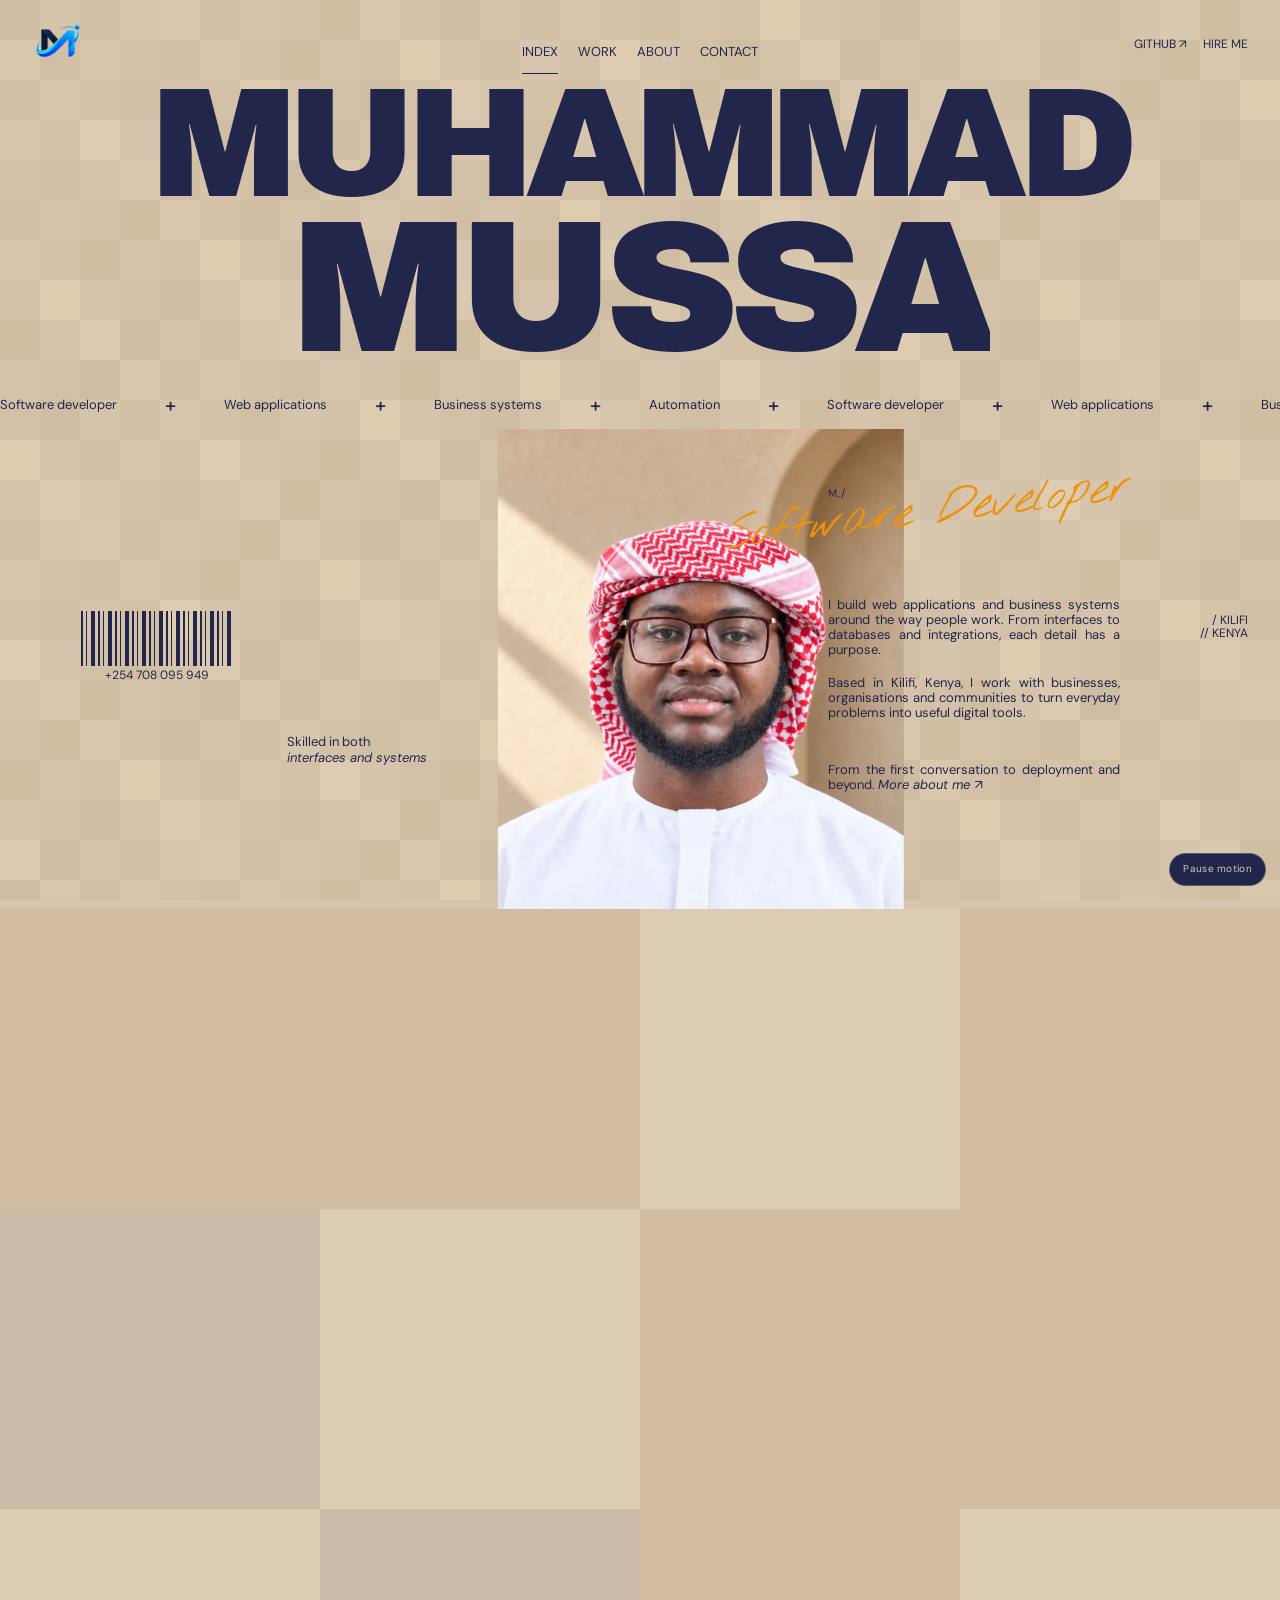
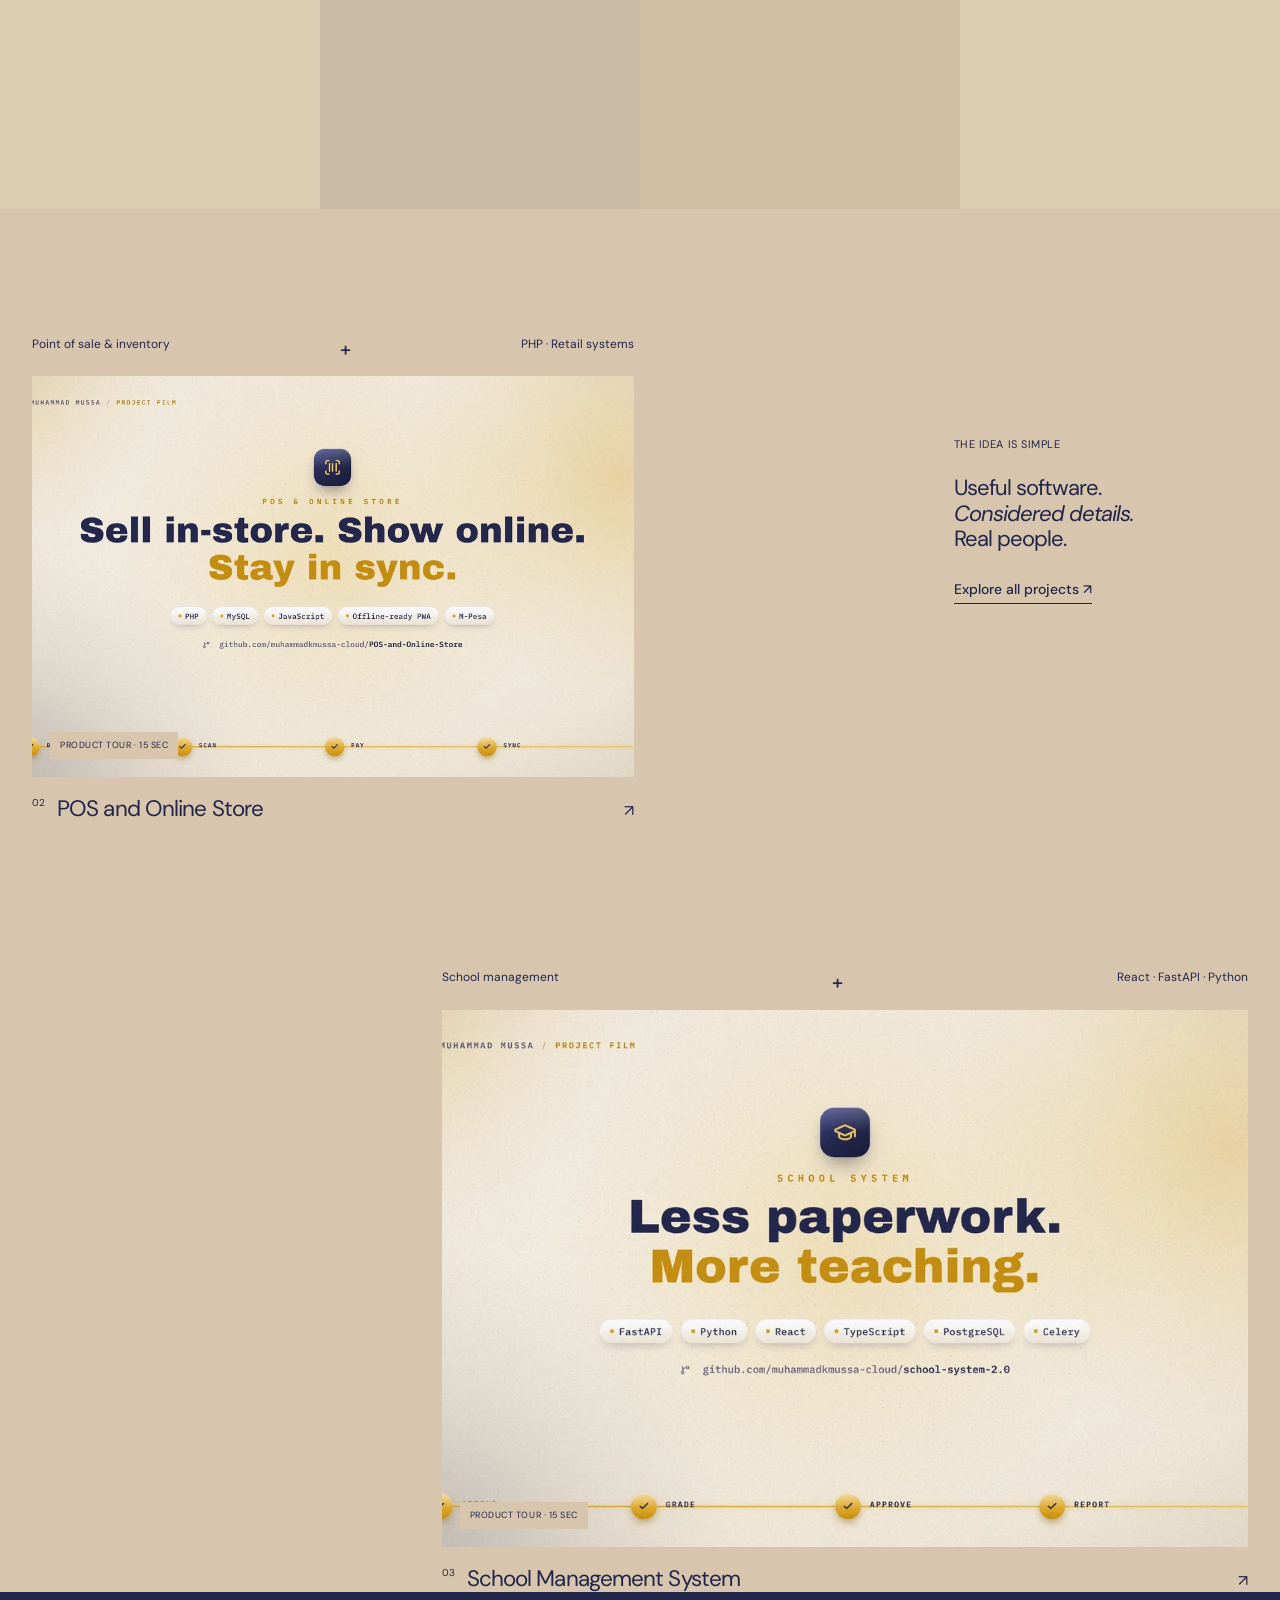
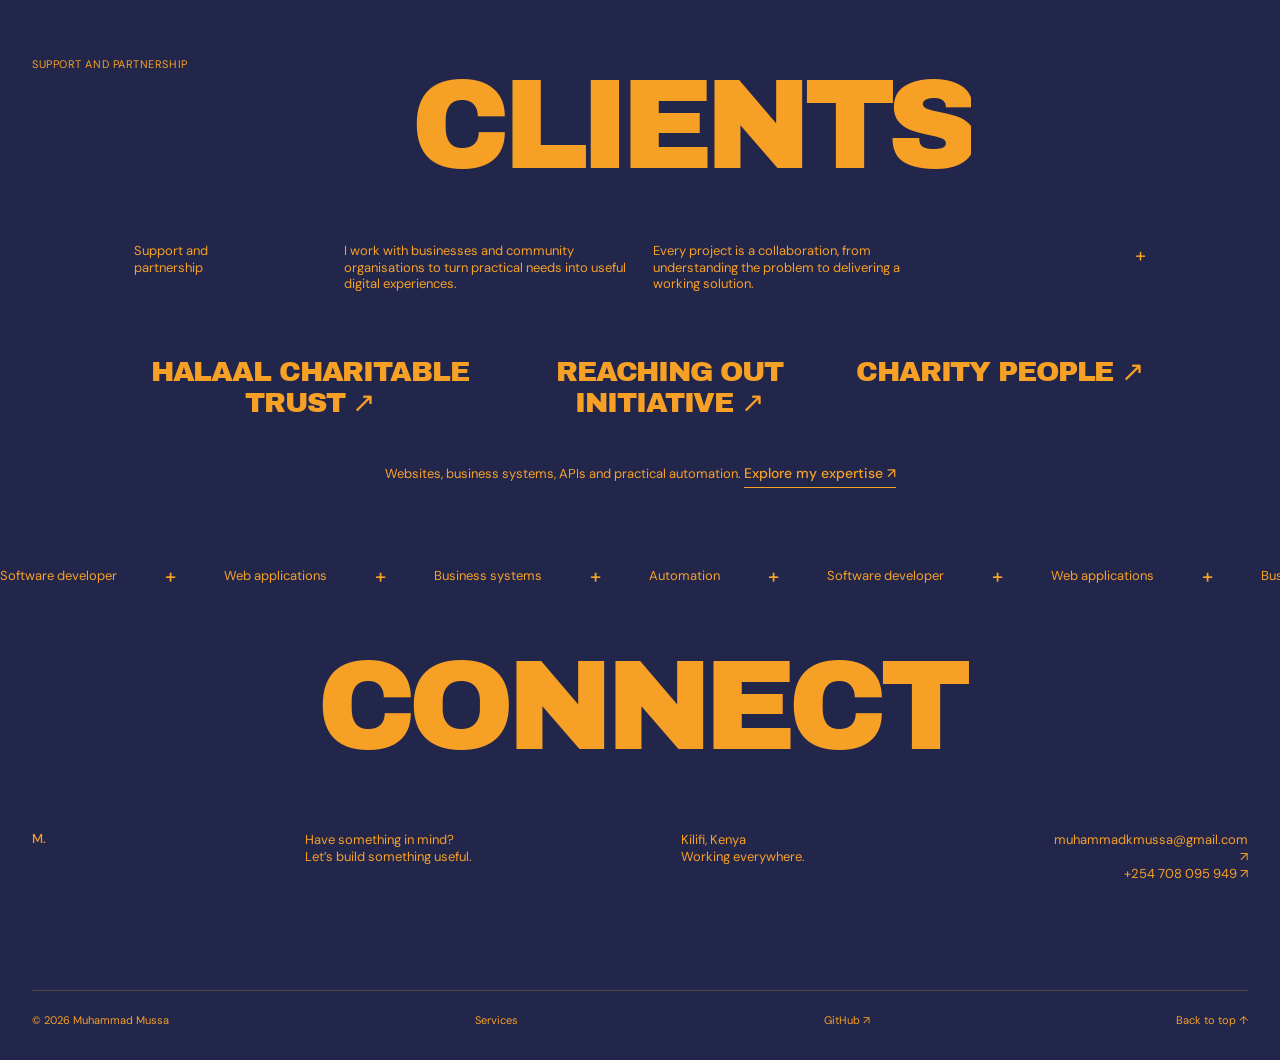
<file: index.html>
<!doctype html>
<html lang="en">
<head>
<meta charset="utf-8">
<meta name="google-site-verification" content="Sl_FcggNqOqrmM3ewUe0BzfCxvUKI7R7uHsIwT8NtXw">
<meta name="viewport" content="width=device-width, initial-scale=1">
<title>Software Developer in Kilifi — Muhammad Mussa</title>
<meta name="description" content="Muhammad Mussa is a full-stack software developer in Kilifi, Kenya — websites, custom software, POS & inventory, hotel, school, library, NGO and AI solutions with M-Pesa and WhatsApp integration.">
<link rel="canonical" href="https://muhammadmussa.vercel.app/">
<meta property="og:type" content="website">
<meta property="og:title" content="Software Developer in Kilifi — Muhammad Mussa">
<meta property="og:description" content="Websites, custom software, POS & inventory, hotel, school, NGO and AI solutions for organisations in Kilifi and beyond.">
<meta property="og:url" content="https://muhammadmussa.vercel.app/">
<meta property="og:image" content="https://muhammadmussa.vercel.app/assets/og-image-v2.png">
<meta name="twitter:card" content="summary_large_image">
<meta name="twitter:title" content="Software Developer in Kilifi — Muhammad Mussa">
<meta name="twitter:description" content="Websites, custom software, POS & inventory, hotel, school, NGO and AI solutions.">
<meta name="twitter:image" content="https://muhammadmussa.vercel.app/assets/og-image-v2.png">
<meta name="theme-color" content="#D7C6AD">
<link rel="icon" href="/assets/favicon.png" type="image/png">
<link rel="apple-touch-icon" href="/assets/apple-touch-icon.png">
<link rel="preconnect" href="https://fonts.googleapis.com">
<link rel="preconnect" href="https://fonts.gstatic.com" crossorigin>
<link href="https://fonts.googleapis.com/css2?family=IBM+Plex+Mono:wght@400;500&family=IBM+Plex+Sans:wght@400;500;600;700&display=swap" rel="stylesheet">
<script id="portfolio-assets">
// A new local URL on each navigation keeps Live Server from returning an old stylesheet.
window.portfolioAssetVersion = /^(localhost|127\.0\.0\.1)$/.test(location.hostname)
  ? Date.now().toString(36)
  : '20260929-hire-1';
for (const file of ['styles.css', 'premium.css', 'fidelity.css']) {
  document.write(`<link rel="stylesheet" href="/${file}?v=${window.portfolioAssetVersion}">`);
}
</script>
<noscript><link rel="stylesheet" href="/styles.css"><link rel="stylesheet" href="/premium.css"><link rel="stylesheet" href="/fidelity.css"></noscript>
<link href="https://fonts.googleapis.com/css2?family=Archivo+Black&family=DM+Sans:wght@400;500;600&family=Nothing+You+Could+Do&display=swap" rel="stylesheet">
<script type="application/ld+json">
{
  "@context": "https://schema.org",
  "@type": "Person",
  "name": "Muhammad Mussa",
  "jobTitle": "Software Developer",
  "address": {
    "@type": "PostalAddress",
    "addressLocality": "Kilifi",
    "addressCountry": "KE"
  },
  "email": "muhammadkmussa@gmail.com",
  "telephone": "+254708095949",
  "url": "https://muhammadmussa.vercel.app/",
  "sameAs": [
    "https://github.com/muhammadkmussa-cloud"
  ],
  "knowsAbout": [
    "Web Development",
    "Custom Software",
    "Business Systems",
    "POS and Inventory",
    "Hospitality Systems",
    "Education Systems",
    "Library Systems",
    "Artificial Intelligence",
    "Automation",
    "M-Pesa Integration",
    "WhatsApp Integration"
  ]
}
</script>
</head>
<body data-page="index"><a class="skip" href="#main">Skip to content</a><div class="mosaic" aria-hidden="true"></div><div class="page-curtain" aria-hidden="true"><div class="curtain-blocks"><i></i><i></i><i></i><i></i><i></i><i></i><i></i><i></i><i></i><i></i><i></i><i></i></div></div>
<header class="header"><a class="brand" href="/" aria-label="Muhammad Mussa home"><img src="/assets/logo-512.png" width="52" height="52" alt="Muhammad Mussa logo"></a><nav id="navLinks" aria-label="Primary"><a href="/">Index</a><a href="/work.html">Work</a><a href="/about.html">About</a><a href="/contact.html">Contact</a></nav><div class="header-actions"><a class="social-link" href="https://github.com/muhammadkmussa-cloud" target="_blank" rel="noopener">GitHub ↗</a><a class="hire-link" href="/assets/muhammad-mussa-resume.pdf" download>HIRE ME</a></div><button class="burger" id="burger" aria-label="Open navigation" aria-expanded="false" aria-controls="navLinks" hidden><span></span><span></span></button></header><button class="motion-toggle" type="button" aria-pressed="false" hidden>Pause motion</button><main id="main"><section class="identity" id="top"><h1 class="name-title display"><span>MUHAMMAD</span><span>MUSSA</span></h1><div class="ticker" aria-label="Software developer, web applications, business systems, automation"><div class="ticker-track" aria-hidden="true"><div><span>Software developer</span><i aria-hidden="true">+</i><span>Web applications</span><i aria-hidden="true">+</i><span>Business systems</span><i aria-hidden="true">+</i><span>Automation</span><i aria-hidden="true">+</i></div><div><span>Software developer</span><i aria-hidden="true">+</i><span>Web applications</span><i aria-hidden="true">+</i><span>Business systems</span><i aria-hidden="true">+</i><span>Automation</span><i aria-hidden="true">+</i></div></div></div><div class="hero-editorial wrap"><div class="portrait-stage" aria-label="Portrait of Muhammad Mussa"><img class="portrait-photo" src="/assets/portrait-muhammad.webp" alt="Muhammad Mussa wearing glasses and a red-and-white kilamba" width="1122" height="1402" decoding="async"><span class="portrait-caption">MUHAMMAD MUSSA / INDEPENDENT ENGINEER</span><span class="handwritten">Software Developer</span></div><div class="hero-aside"><span class="micro">M./</span><p>I build web applications and business systems around the way people work. From interfaces to databases and integrations, each detail has a purpose.</p><p class="hero-detail">Based in Kilifi, Kenya, I work with businesses, organisations and communities to turn everyday problems into useful digital tools.</p><p class="hero-detail">From the first conversation to deployment and beyond. <a href="/about.html"><em>More about me ↗</em></a></p></div><div class="hero-stamp"><span class="barcode" aria-hidden="true"></span><span>+254 708 095 949</span></div><span class="hero-side-label">/ KILIFI<br>// KENYA</span><p class="hero-left-note">Skilled in both<br><em>interfaces and systems</em></p></div></section><section class="wrap selected-work" id="work"><div class="editorial-heading"><h2 class="display reveal work-word"><span>W</span><span>O</span><span>RK</span></h2><span class="micro">A FEW THINGS<br>I’VE BUILT / 01—03</span></div><div class="work-grid"><article class="work-card reveal"><div class="card-kicker"><span>Library management</span><span class="spinning-cross" aria-hidden="true">+</span><span>Python · M-Pesa · OCR</span></div><a class="work-image library" href="/somahub.html" aria-label="Explore SomaHub"><div class="project-pair"><div class="library-cover"><span class="cover-micro">SOMAHUB / LIBRARY SYSTEM</span><strong>GOOD<br>BOOKS.<br>CONNECTED<br>PEOPLE.</strong><div class="cover-books" aria-hidden="true"><i>SOMA</i><i>HUB</i><i>LIBRARY</i></div><small>Illustrated project overview</small></div><div class="film-panel"><video class="showcase-film" muted loop playsinline preload="none" poster="/assets/films/somahub-film-poster.webp" aria-label="SomaHub product tour"><source src="/assets/films/somahub-film.mp4" type="video/mp4"></video><span class="media-badge">Product tour · 15 sec</span><span class="view-orb" aria-hidden="true">View<br>project ↗</span></div></div></a><a class="card-caption" href="/somahub.html"><sup>01</sup><h3>SomaHub</h3><span>↗</span></a></article><article class="work-card reveal"><div class="card-kicker"><span>Point of sale & inventory</span><span class="spinning-cross" aria-hidden="true">+</span><span>PHP · Retail systems</span></div><a class="work-image pos" href="/khamis-computers.html" aria-label="Explore POS and Online Store"><video class="showcase-film" muted loop playsinline preload="none" poster="/assets/films/pos-and-online-store-film-poster.webp" aria-label="POS and Online Store product tour"><source src="/assets/films/pos-and-online-store-film.mp4" type="video/mp4"></video><span class="media-badge">Product tour · 15 sec</span><span class="view-orb" aria-hidden="true">View<br>project ↗</span></a><a class="card-caption" href="/khamis-computers.html"><sup>02</sup><h3>POS and Online Store</h3><span>↗</span></a></article><div class="work-statement reveal"><span class="micro">THE IDEA IS SIMPLE</span><p>Useful software.<br><em>Considered details.</em><br>Real people.</p><a class="text-link" href="/work.html">Explore all projects ↗</a></div><article class="work-card reveal"><div class="card-kicker"><span>School management</span><span class="spinning-cross" aria-hidden="true">+</span><span>React · FastAPI · Python</span></div><a class="work-image school" href="/school-system.html" aria-label="Explore School Management System"><video class="showcase-film" muted loop playsinline preload="none" poster="/assets/films/school-system-film-poster.webp" aria-label="School Management System product tour"><source src="/assets/films/school-system-film.mp4" type="video/mp4"></video><span class="media-badge">Product tour · 15 sec</span><span class="view-orb" aria-hidden="true">View<br>project ↗</span></a><a class="card-caption" href="/school-system.html"><sup>03</sup><h3>School Management System</h3><span>↗</span></a></article></div></section><section class="clients" id="about"><div class="wrap clients-inner"><span class="micro">SUPPORT AND PARTNERSHIP</span><div class="split-heading"><h2 class="display reveal client-word"><span>CLI</span><span>ENTS</span></h2><p class="split-note"><span aria-hidden="true">(</span><span>Good software starts with people. Thank you for the trust and collaboration.</span><span aria-hidden="true">)</span></p></div><div class="client-introduction reveal"><span>Support and<br>partnership</span><p>I work with businesses and community organisations to turn practical needs into useful digital experiences.</p><p>Every project is a collaboration, from understanding the problem to delivering a working solution.</p><span class="client-cross" aria-hidden="true">+</span></div><div class="client-names reveal"><a href="https://halaalcharitabletrust.org/" target="_blank" rel="noopener">Halaal Charitable Trust ↗</a><a href="https://reachingoutinitiative.org/" target="_blank" rel="noopener">Reaching Out Initiative ↗</a><a href="https://charitypeople.co.ke/" target="_blank" rel="noopener">Charity People ↗</a></div><p id="expertise">Websites, business systems, APIs and practical automation. <a class="text-link" href="/services.html">Explore my expertise ↗</a></p></div></section></main><footer class="premium-footer" id="contact"><div class="ticker" aria-label="Software developer, web applications, business systems, automation"><div class="ticker-track" aria-hidden="true"><div><span>Software developer</span><i aria-hidden="true">+</i><span>Web applications</span><i aria-hidden="true">+</i><span>Business systems</span><i aria-hidden="true">+</i><span>Automation</span><i aria-hidden="true">+</i></div><div><span>Software developer</span><i aria-hidden="true">+</i><span>Web applications</span><i aria-hidden="true">+</i><span>Business systems</span><i aria-hidden="true">+</i><span>Automation</span><i aria-hidden="true">+</i></div></div></div><div class="wrap"><a class="connect display reveal" href="/contact.html"><span class="connect-line">C</span><span class="connect-line">ON</span><span class="connect-line">NECT</span></a><div class="footer-grid"><a href="/" class="footer-mark">M.</a><p>Have something in mind?<br>Let’s build something useful.</p><p>Kilifi, Kenya<br>Working everywhere.</p><div><a href="mailto:muhammadkmussa@gmail.com">muhammadkmussa@gmail.com ↗</a><a href="tel:+254708095949">+254 708 095 949 ↗</a></div></div><div class="footer-base"><span>© <span id="year">2026</span> Muhammad Mussa</span><a href="/services.html">Services</a><a href="https://github.com/muhammadkmussa-cloud" target="_blank" rel="noopener">GitHub ↗</a><a href="#top">Back to top ↑</a></div></div></footer><script id="portfolio-scripts">
for (const file of ['script.js', 'motion.js', 'interactions.js']) {
  const tag = document.createElement('script');
  tag.src = `/${file}?v=${window.portfolioAssetVersion}`;
  tag.async = false;
  document.body.append(tag);
}
</script></body></html>
</file>
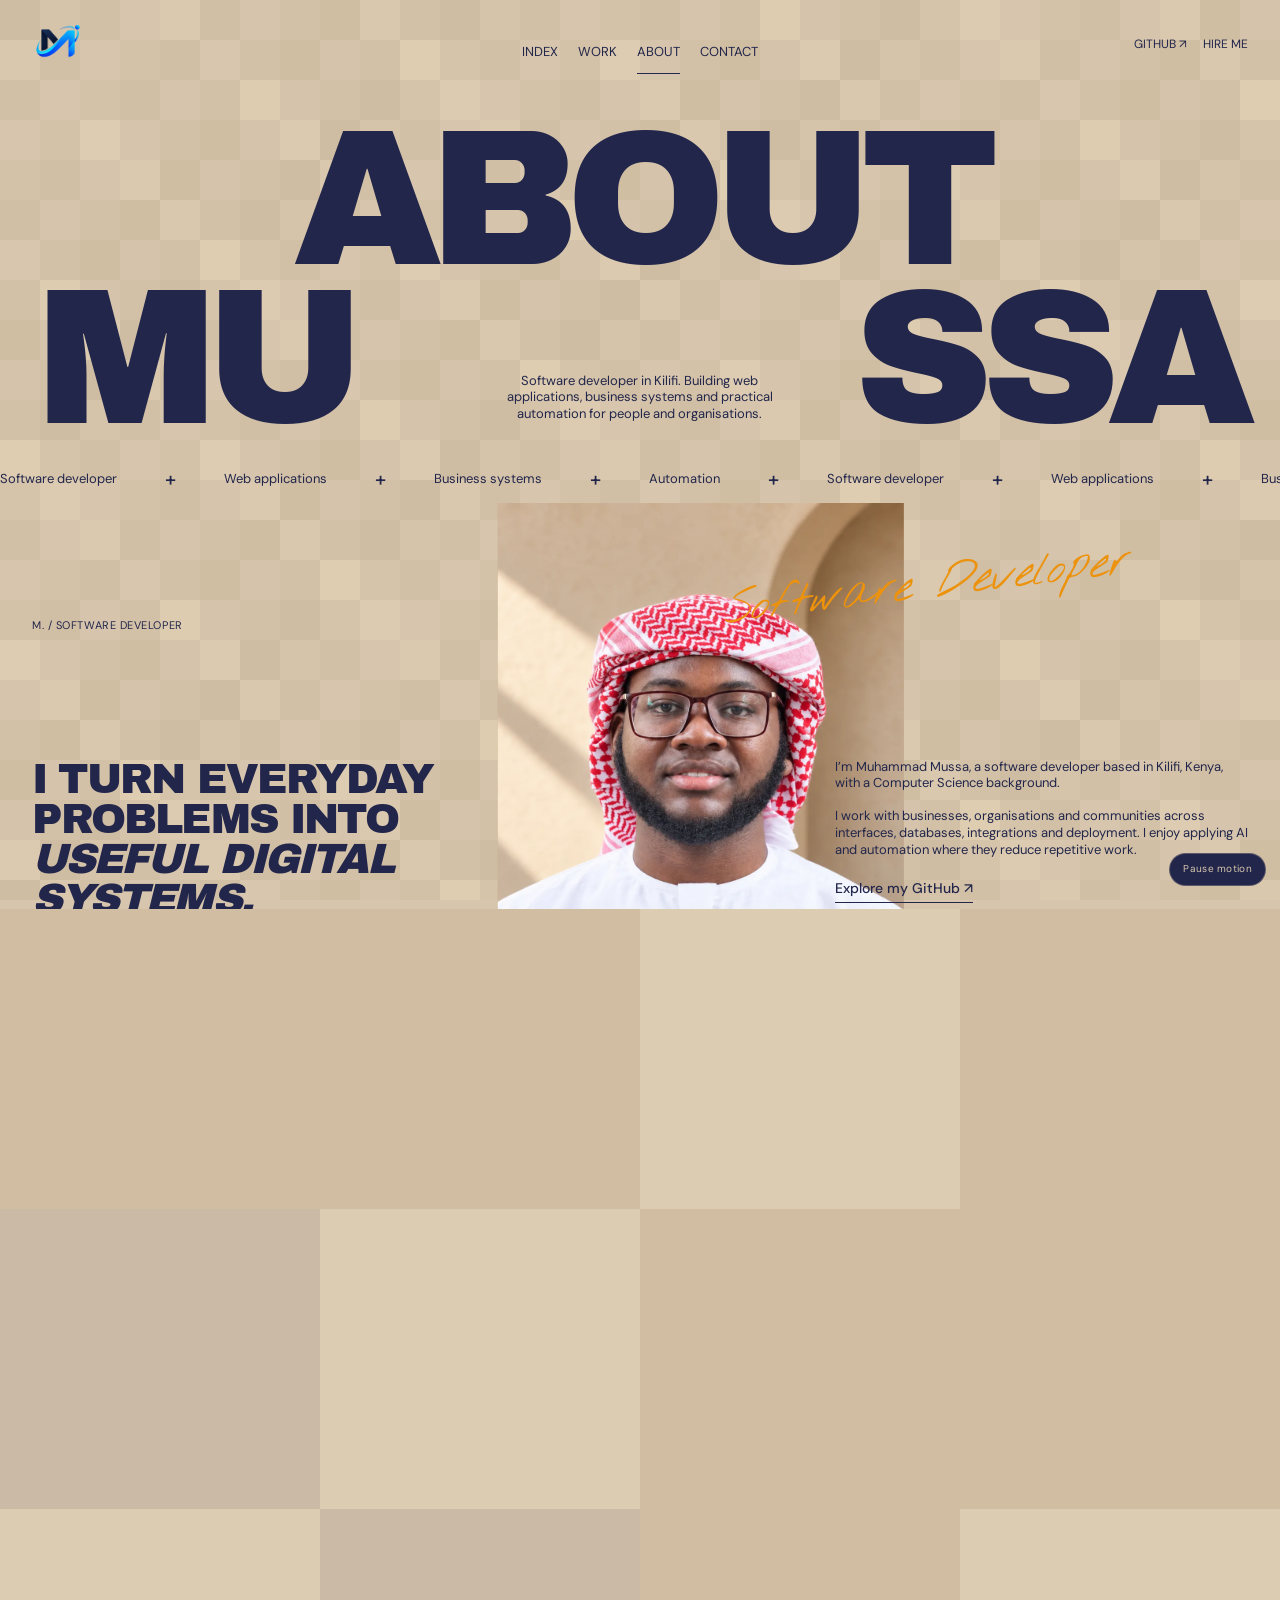
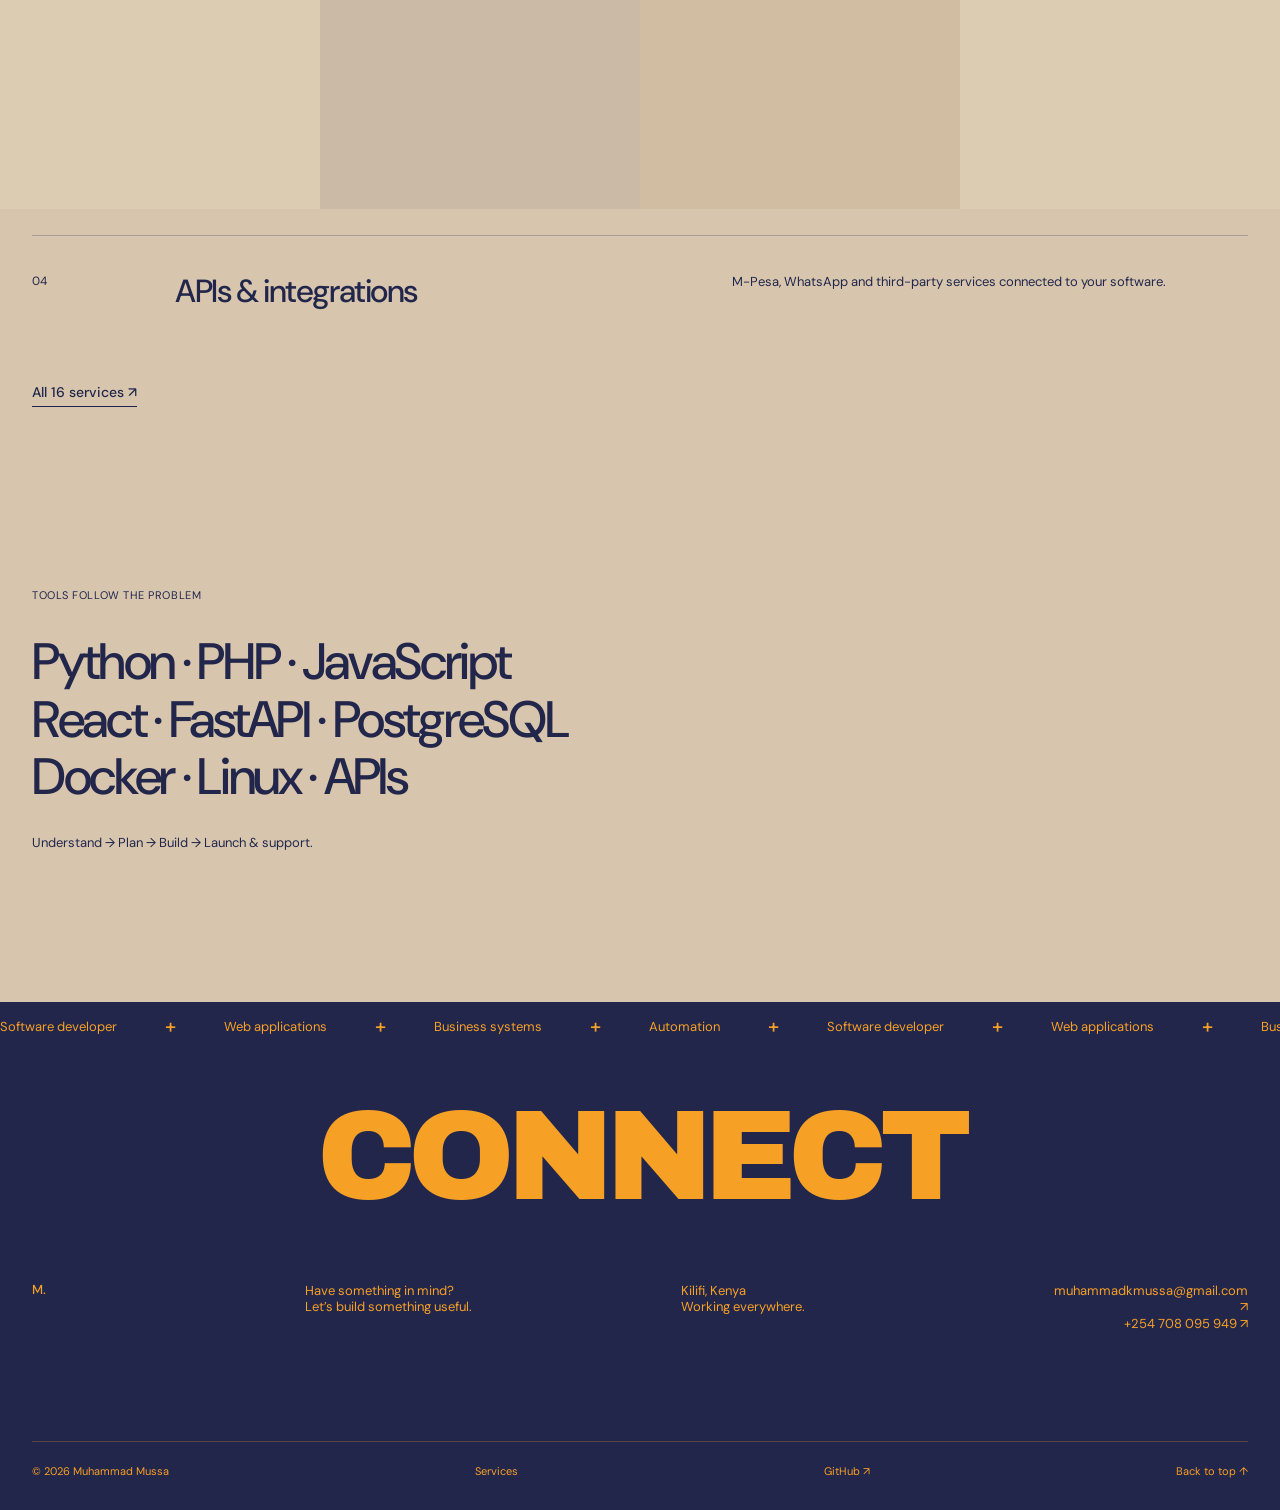
<file: about.html>
<!doctype html>
<html lang="en">
<head>
<meta charset="utf-8">
<meta name="google-site-verification" content="Sl_FcggNqOqrmM3ewUe0BzfCxvUKI7R7uHsIwT8NtXw">
<meta name="viewport" content="width=device-width, initial-scale=1">
<title>About — Muhammad Mussa</title>
<meta name="description" content="Muhammad Mussa is a full-stack software developer in Kilifi, Kenya — websites, custom software, POS & inventory, hotel, school, library, NGO and AI solutions with M-Pesa and WhatsApp integration.">
<link rel="canonical" href="https://muhammadmussa.vercel.app/about">
<meta property="og:type" content="website">
<meta property="og:title" content="About — Muhammad Mussa">
<meta property="og:description" content="Websites, custom software, POS & inventory, hotel, school, NGO and AI solutions for organisations in Kilifi and beyond.">
<meta property="og:url" content="https://muhammadmussa.vercel.app/about">
<meta property="og:image" content="https://muhammadmussa.vercel.app/assets/og-image-v2.png">
<meta name="twitter:card" content="summary_large_image">
<meta name="twitter:title" content="About — Muhammad Mussa">
<meta name="twitter:description" content="Websites, custom software, POS & inventory, hotel, school, NGO and AI solutions.">
<meta name="twitter:image" content="https://muhammadmussa.vercel.app/assets/og-image-v2.png">
<meta name="theme-color" content="#D7C6AD">
<link rel="icon" href="/assets/favicon.png" type="image/png">
<link rel="apple-touch-icon" href="/assets/apple-touch-icon.png">
<link rel="preconnect" href="https://fonts.googleapis.com">
<link rel="preconnect" href="https://fonts.gstatic.com" crossorigin>
<link href="https://fonts.googleapis.com/css2?family=IBM+Plex+Mono:wght@400;500&family=IBM+Plex+Sans:wght@400;500;600;700&display=swap" rel="stylesheet">
<script id="portfolio-assets">
// A new local URL on each navigation keeps Live Server from returning an old stylesheet.
window.portfolioAssetVersion = /^(localhost|127\.0\.0\.1)$/.test(location.hostname)
  ? Date.now().toString(36)
  : '20260929-hire-1';
for (const file of ['styles.css', 'premium.css', 'fidelity.css']) {
  document.write(`<link rel="stylesheet" href="/${file}?v=${window.portfolioAssetVersion}">`);
}
</script>
<noscript><link rel="stylesheet" href="/styles.css"><link rel="stylesheet" href="/premium.css"><link rel="stylesheet" href="/fidelity.css"></noscript>
<link href="https://fonts.googleapis.com/css2?family=Archivo+Black&family=DM+Sans:wght@400;500;600&family=Nothing+You+Could+Do&display=swap" rel="stylesheet">
<script type="application/ld+json">
{
  "@context": "https://schema.org",
  "@type": "Person",
  "name": "Muhammad Mussa",
  "jobTitle": "Software Developer",
  "address": {
    "@type": "PostalAddress",
    "addressLocality": "Kilifi",
    "addressCountry": "KE"
  },
  "email": "muhammadkmussa@gmail.com",
  "telephone": "+254708095949",
  "url": "https://muhammadmussa.vercel.app/",
  "sameAs": [
    "https://github.com/muhammadkmussa-cloud"
  ],
  "knowsAbout": [
    "Web Development",
    "Custom Software",
    "Business Systems",
    "POS and Inventory",
    "Hospitality Systems",
    "Education Systems",
    "Library Systems",
    "Artificial Intelligence",
    "Automation",
    "M-Pesa Integration",
    "WhatsApp Integration"
  ]
}
</script>
</head>
<body data-page="about"><a class="skip" href="#main">Skip to content</a><div class="mosaic" aria-hidden="true"></div><div class="page-curtain" aria-hidden="true"><div class="curtain-blocks"><i></i><i></i><i></i><i></i><i></i><i></i><i></i><i></i><i></i><i></i><i></i><i></i></div></div>
<header class="header"><a class="brand" href="/" aria-label="Muhammad Mussa home"><img src="/assets/logo-512.png" width="52" height="52" alt="Muhammad Mussa logo"></a><nav id="navLinks" aria-label="Primary"><a href="/">Index</a><a href="/work.html">Work</a><a href="/about.html">About</a><a href="/contact.html">Contact</a></nav><div class="header-actions"><a class="social-link" href="https://github.com/muhammadkmussa-cloud" target="_blank" rel="noopener">GitHub ↗</a><a class="hire-link" href="/assets/muhammad-mussa-resume.pdf" download>HIRE ME</a></div><button class="burger" id="burger" aria-label="Open navigation" aria-expanded="false" aria-controls="navLinks" hidden><span></span><span></span></button></header><button class="motion-toggle" type="button" aria-pressed="false" hidden>Pause motion</button><main id="main"><section class="wrap page-heading" id="top"><span class="micro">THE PERSON BEHIND THE WORK</span><h1 class="display reveal about-title" aria-label="About Muhammad Mussa"><span class="about-title-top">ABOUT</span><span class="about-name"><span>MU</span><span>SSA</span></span></h1><p class="about-title-copy">Software developer in Kilifi. Building web applications, business systems and practical automation for people and organisations.</p></section><div class="ticker" aria-label="Software developer, web applications, business systems, automation"><div class="ticker-track" aria-hidden="true"><div><span>Software developer</span><i aria-hidden="true">+</i><span>Web applications</span><i aria-hidden="true">+</i><span>Business systems</span><i aria-hidden="true">+</i><span>Automation</span><i aria-hidden="true">+</i></div><div><span>Software developer</span><i aria-hidden="true">+</i><span>Web applications</span><i aria-hidden="true">+</i><span>Business systems</span><i aria-hidden="true">+</i><span>Automation</span><i aria-hidden="true">+</i></div></div></div><section class="wrap about-editorial"><div class="portrait-stage" aria-label="Portrait of Muhammad Mussa"><img class="portrait-photo" src="/assets/portrait-muhammad.webp" alt="Muhammad Mussa wearing glasses and a red-and-white kilamba" width="1122" height="1402" decoding="async"><span class="portrait-caption">MUHAMMAD MUSSA / INDEPENDENT ENGINEER</span><span class="handwritten">Software Developer</span></div><div class="about-copy reveal"><span class="micro">M. / SOFTWARE DEVELOPER</span><h2>I turn everyday problems into <em>useful digital systems.</em></h2><p>I’m Muhammad Mussa, a software developer based in Kilifi, Kenya, with a Computer Science background.</p><p>I work with businesses, organisations and communities across interfaces, databases, integrations and deployment. I enjoy applying AI and automation where they reduce repetitive work.</p><a class="text-link" href="https://github.com/muhammadkmussa-cloud" target="_blank" rel="noopener">Explore my GitHub ↗</a><a class="text-link" href="/assets/muhammad-mussa-resume.pdf" download>Download my résumé (PDF) ↓</a></div></section><section class="wrap numbered-services"><h2 class="display reveal">WHAT<br>I DO.</h2><article class="service-row reveal"><span>01</span><h3>Web & applications</h3><p>Responsive websites, portals and applications built around the people using them.</p></article><article class="service-row reveal"><span>02</span><h3>Business systems</h3><p>Stock, sales, libraries and operations brought into one connected workflow.</p></article><article class="service-row reveal"><span>03</span><h3>AI & automation</h3><p>Document processing, OCR and automation for repetitive tasks.</p></article><article class="service-row reveal"><span>04</span><h3>APIs & integrations</h3><p>M-Pesa, WhatsApp and third-party services connected to your software.</p></article><a class="text-link" href="/services.html">All 16 services ↗</a></section><section class="wrap toolkit-section"><span class="micro">TOOLS FOLLOW THE PROBLEM</span><h2>Python · PHP · JavaScript<br>React · FastAPI · PostgreSQL<br>Docker · Linux · APIs</h2><p>Understand → Plan → Build → Launch & support.</p></section></main><footer class="premium-footer" id="contact"><div class="ticker" aria-label="Software developer, web applications, business systems, automation"><div class="ticker-track" aria-hidden="true"><div><span>Software developer</span><i aria-hidden="true">+</i><span>Web applications</span><i aria-hidden="true">+</i><span>Business systems</span><i aria-hidden="true">+</i><span>Automation</span><i aria-hidden="true">+</i></div><div><span>Software developer</span><i aria-hidden="true">+</i><span>Web applications</span><i aria-hidden="true">+</i><span>Business systems</span><i aria-hidden="true">+</i><span>Automation</span><i aria-hidden="true">+</i></div></div></div><div class="wrap"><a class="connect display reveal" href="/contact.html"><span class="connect-line">C</span><span class="connect-line">ON</span><span class="connect-line">NECT</span></a><div class="footer-grid"><a href="/" class="footer-mark">M.</a><p>Have something in mind?<br>Let’s build something useful.</p><p>Kilifi, Kenya<br>Working everywhere.</p><div><a href="mailto:muhammadkmussa@gmail.com">muhammadkmussa@gmail.com ↗</a><a href="tel:+254708095949">+254 708 095 949 ↗</a></div></div><div class="footer-base"><span>© <span id="year">2026</span> Muhammad Mussa</span><a href="/services.html">Services</a><a href="https://github.com/muhammadkmussa-cloud" target="_blank" rel="noopener">GitHub ↗</a><a href="#top">Back to top ↑</a></div></div></footer><script id="portfolio-scripts">
for (const file of ['script.js', 'motion.js', 'interactions.js']) {
  const tag = document.createElement('script');
  tag.src = `/${file}?v=${window.portfolioAssetVersion}`;
  tag.async = false;
  document.body.append(tag);
}
</script></body></html>
</file>
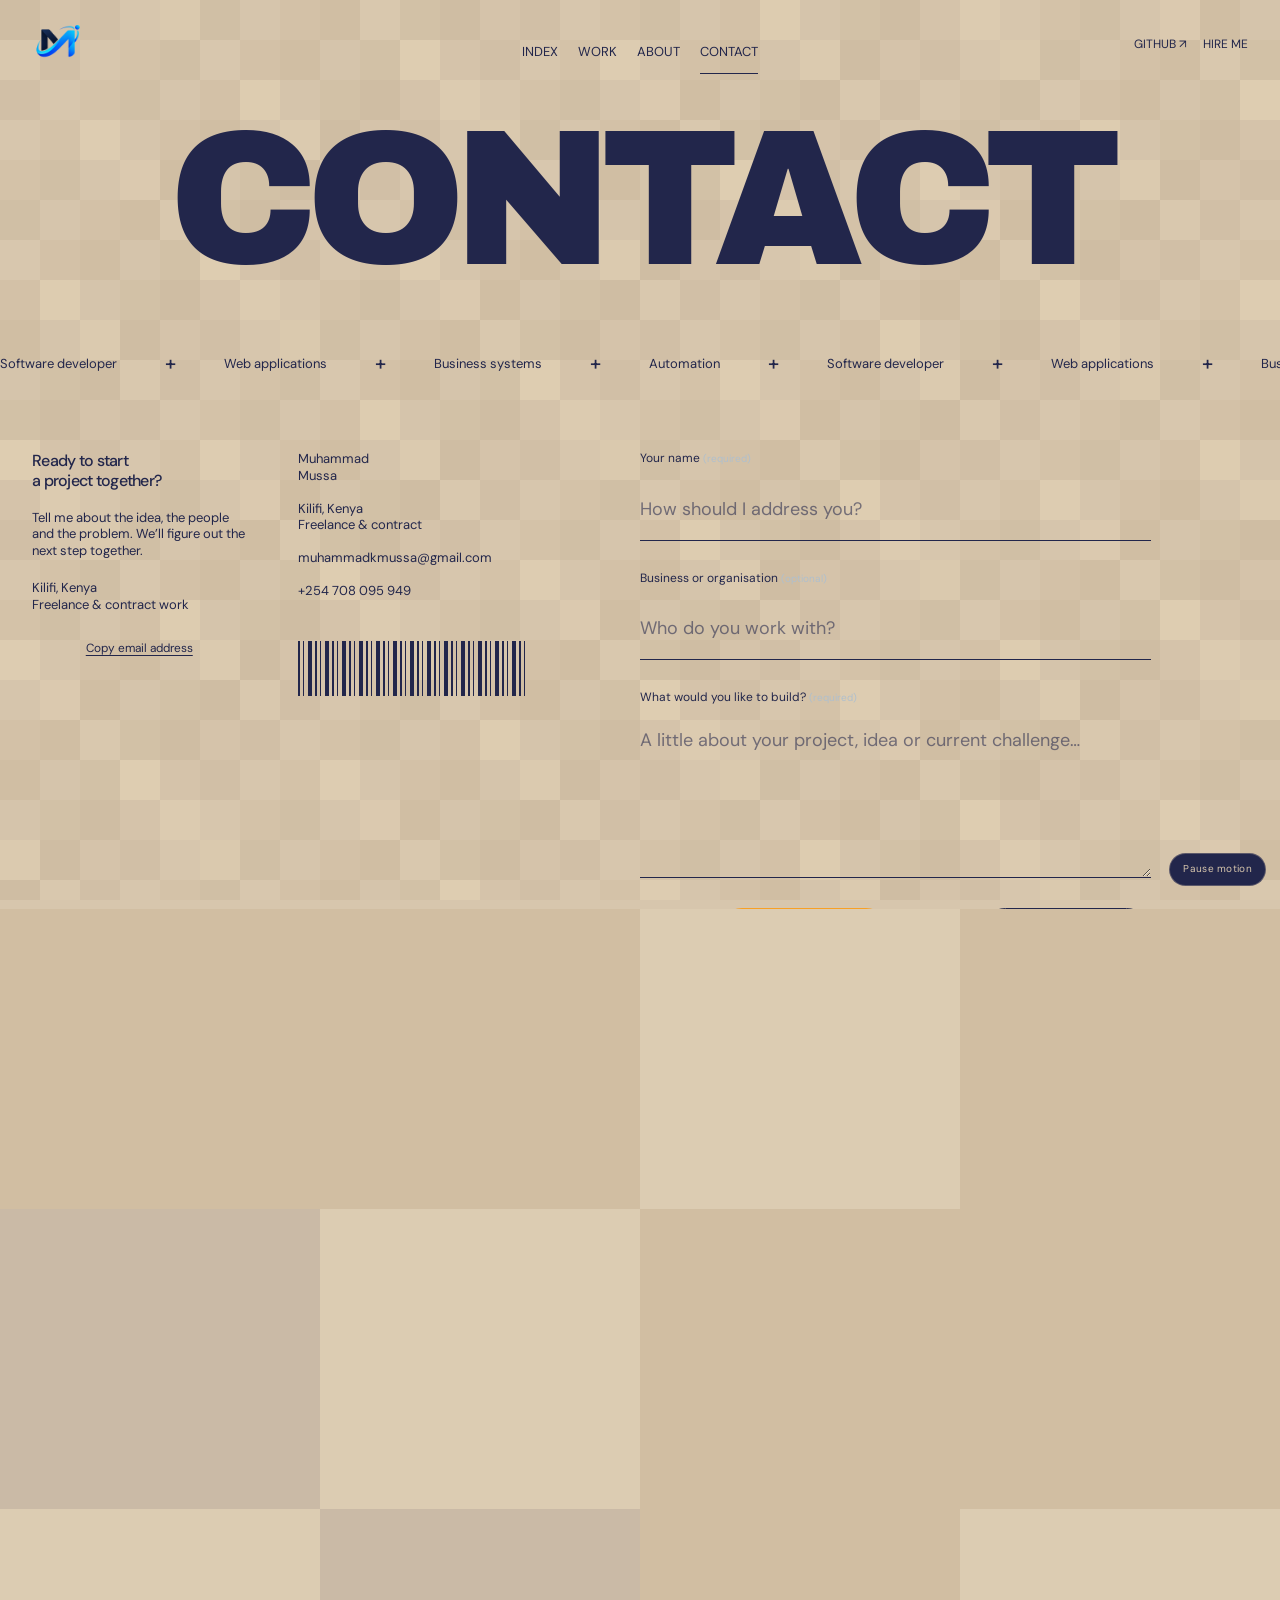
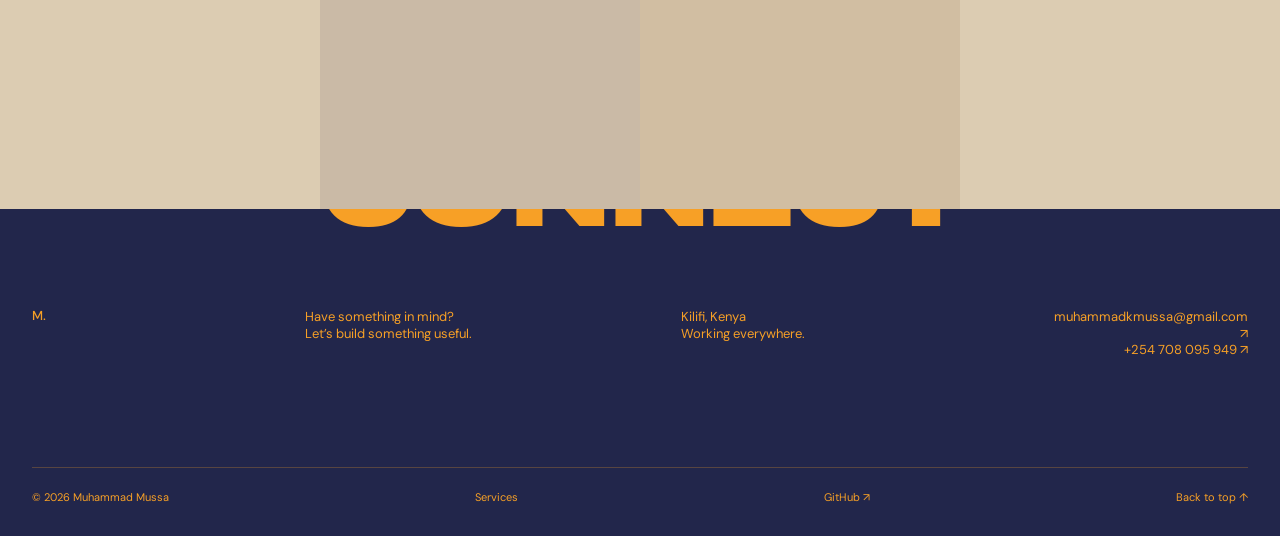
<file: contact.html>
<!doctype html>
<html lang="en">
<head>
<meta charset="utf-8">
<meta name="google-site-verification" content="Sl_FcggNqOqrmM3ewUe0BzfCxvUKI7R7uHsIwT8NtXw">
<meta name="viewport" content="width=device-width, initial-scale=1">
<title>Contact — Muhammad Mussa</title>
<meta name="description" content="Muhammad Mussa is a full-stack software developer in Kilifi, Kenya — websites, custom software, POS & inventory, hotel, school, library, NGO and AI solutions with M-Pesa and WhatsApp integration.">
<link rel="canonical" href="https://muhammadmussa.vercel.app/contact">
<meta property="og:type" content="website">
<meta property="og:title" content="Contact — Muhammad Mussa">
<meta property="og:description" content="Websites, custom software, POS & inventory, hotel, school, NGO and AI solutions for organisations in Kilifi and beyond.">
<meta property="og:url" content="https://muhammadmussa.vercel.app/contact">
<meta property="og:image" content="https://muhammadmussa.vercel.app/assets/og-image-v2.png">
<meta name="twitter:card" content="summary_large_image">
<meta name="twitter:title" content="Contact — Muhammad Mussa">
<meta name="twitter:description" content="Websites, custom software, POS & inventory, hotel, school, NGO and AI solutions.">
<meta name="twitter:image" content="https://muhammadmussa.vercel.app/assets/og-image-v2.png">
<meta name="theme-color" content="#D7C6AD">
<link rel="icon" href="/assets/favicon.png" type="image/png">
<link rel="apple-touch-icon" href="/assets/apple-touch-icon.png">
<link rel="preconnect" href="https://fonts.googleapis.com">
<link rel="preconnect" href="https://fonts.gstatic.com" crossorigin>
<link href="https://fonts.googleapis.com/css2?family=IBM+Plex+Mono:wght@400;500&family=IBM+Plex+Sans:wght@400;500;600;700&display=swap" rel="stylesheet">
<script id="portfolio-assets">
// A new local URL on each navigation keeps Live Server from returning an old stylesheet.
window.portfolioAssetVersion = /^(localhost|127\.0\.0\.1)$/.test(location.hostname)
  ? Date.now().toString(36)
  : '20260929-hire-1';
for (const file of ['styles.css', 'premium.css', 'fidelity.css']) {
  document.write(`<link rel="stylesheet" href="/${file}?v=${window.portfolioAssetVersion}">`);
}
</script>
<noscript><link rel="stylesheet" href="/styles.css"><link rel="stylesheet" href="/premium.css"><link rel="stylesheet" href="/fidelity.css"></noscript>
<link href="https://fonts.googleapis.com/css2?family=Archivo+Black&family=DM+Sans:wght@400;500;600&family=Nothing+You+Could+Do&display=swap" rel="stylesheet">
<script type="application/ld+json">
{
  "@context": "https://schema.org",
  "@type": "Person",
  "name": "Muhammad Mussa",
  "jobTitle": "Software Developer",
  "address": {
    "@type": "PostalAddress",
    "addressLocality": "Kilifi",
    "addressCountry": "KE"
  },
  "email": "muhammadkmussa@gmail.com",
  "telephone": "+254708095949",
  "url": "https://muhammadmussa.vercel.app/",
  "sameAs": [
    "https://github.com/muhammadkmussa-cloud"
  ],
  "knowsAbout": [
    "Web Development",
    "Custom Software",
    "Business Systems",
    "POS and Inventory",
    "Hospitality Systems",
    "Education Systems",
    "Library Systems",
    "Artificial Intelligence",
    "Automation",
    "M-Pesa Integration",
    "WhatsApp Integration"
  ]
}
</script>
</head>
<body data-page="contact"><a class="skip" href="#main">Skip to content</a><div class="mosaic" aria-hidden="true"></div><div class="page-curtain" aria-hidden="true"><div class="curtain-blocks"><i></i><i></i><i></i><i></i><i></i><i></i><i></i><i></i><i></i><i></i><i></i><i></i></div></div>
<header class="header"><a class="brand" href="/" aria-label="Muhammad Mussa home"><img src="/assets/logo-512.png" width="52" height="52" alt="Muhammad Mussa logo"></a><nav id="navLinks" aria-label="Primary"><a href="/">Index</a><a href="/work.html">Work</a><a href="/about.html">About</a><a href="/contact.html">Contact</a></nav><div class="header-actions"><a class="social-link" href="https://github.com/muhammadkmussa-cloud" target="_blank" rel="noopener">GitHub ↗</a><a class="hire-link" href="/assets/muhammad-mussa-resume.pdf" download>HIRE ME</a></div><button class="burger" id="burger" aria-label="Open navigation" aria-expanded="false" aria-controls="navLinks" hidden><span></span><span></span></button></header><button class="motion-toggle" type="button" aria-pressed="false" hidden>Pause motion</button><main id="main"><section class="wrap page-heading" id="top"><h1 class="display reveal">CONTACT</h1></section><div class="ticker" aria-label="Software developer, web applications, business systems, automation"><div class="ticker-track" aria-hidden="true"><div><span>Software developer</span><i aria-hidden="true">+</i><span>Web applications</span><i aria-hidden="true">+</i><span>Business systems</span><i aria-hidden="true">+</i><span>Automation</span><i aria-hidden="true">+</i></div><div><span>Software developer</span><i aria-hidden="true">+</i><span>Web applications</span><i aria-hidden="true">+</i><span>Business systems</span><i aria-hidden="true">+</i><span>Automation</span><i aria-hidden="true">+</i></div></div></div><section class="wrap contact-editorial"><div class="contact-intro reveal"><div class="contact-identity"><span>Muhammad<br>Mussa</span><p>Kilifi, Kenya<br>Freelance &amp; contract</p><a href="mailto:muhammadkmussa@gmail.com">muhammadkmussa@gmail.com</a><a href="tel:+254708095949">+254 708 095 949</a><span class="barcode" aria-hidden="true"></span></div><span class="micro">LET’S MAKE SOMETHING USEFUL</span><h2>Ready to start<br>a project together?</h2><p>Tell me about the idea, the people and the problem. We’ll figure out the next step together.</p><a class="text-link" href="mailto:muhammadkmussa@gmail.com">muhammadkmussa@gmail.com ↗</a><a class="text-link" href="tel:+254708095949">+254 708 095 949 ↗</a><p>Kilifi, Kenya<br>Freelance & contract work</p><button class="copy-email" id="copyEmail" hidden>Copy email address</button><p id="copyStatus" role="status"></p></div><form id="contactForm" class="contact-form" hidden>
<div class="field"><label for="cf-name">Your name <span>(required)</span></label><input id="cf-name" name="name" autocomplete="name" required maxlength="120" placeholder="How should I address you?" aria-describedby="name-error">
<p class="field-error" id="name-error"></p></div>
<div class="field"><label for="cf-biz">Business or organisation <span>(optional)</span></label><input id="cf-biz" name="organisation" autocomplete="organization" maxlength="160" placeholder="Who do you work with?"></div>
<div class="field"><label for="cf-msg">What would you like to build? <span>(required)</span></label><textarea id="cf-msg" name="message" rows="4" required maxlength="3000" placeholder="A little about your project, idea or current challenge…" aria-describedby="message-error"></textarea>
<p class="field-error" id="message-error"></p></div>
<div class="actions"><button class="btn btn-blue" type="submit" data-action="wa">Open WhatsApp <span aria-hidden="true">↗</span></button><button class="btn btn-light" type="submit" data-action="email">Open email <span aria-hidden="true">↗</span></button></div>
<p class="form-hint">Opens a prepared message in WhatsApp or your email app. You review and send it there.</p>
<p id="formStatus" role="status" class="form-hint"></p><noscript>
<p>Please <a href="mailto:muhammadkmussa@gmail.com">email me directly</a> or <a href="https://wa.me/254708095949">open WhatsApp</a> to discuss your project.</p></noscript></form></section><section class="wrap faq-section" id="faq">
<div>
<p class="eyebrow">A few practical details</p>
<h2>Before we begin.</h2></div>
<div class="faq">
<details>
<summary>What kind of projects do you take on?<span aria-hidden="true">+</span></summary>
<p>Business websites, custom software, management systems, dashboards, integrations and practical automation. <a href="/services.html">Explore the full range of services.</a></p></details>
<details>
<summary>Can we work together remotely?<span aria-hidden="true">+</span></summary>
<p>Yes. I’m based in Kilifi and work with clients across Kenya, both locally and remotely.</p></details>
<details>
<summary>How do timelines and pricing work?<span aria-hidden="true">+</span></summary>
<p>We agree on a scope, timeline and fixed price before work begins. Timing depends on the complexity of your project.</p></details>
<details>
<summary>What happens after launch?<span aria-hidden="true">+</span></summary>
<p>I offer ongoing support, fixes, training and improvements. Hosting and domain setup can be included, with ownership handed over to you.</p></details>
<details>
<summary>Do I own the finished system?<span aria-hidden="true">+</span></summary>
<p>Once the project is complete and paid for, the system and its code are yours.</p></details></div></section></main><footer class="premium-footer" id="contact"><div class="ticker" aria-label="Software developer, web applications, business systems, automation"><div class="ticker-track" aria-hidden="true"><div><span>Software developer</span><i aria-hidden="true">+</i><span>Web applications</span><i aria-hidden="true">+</i><span>Business systems</span><i aria-hidden="true">+</i><span>Automation</span><i aria-hidden="true">+</i></div><div><span>Software developer</span><i aria-hidden="true">+</i><span>Web applications</span><i aria-hidden="true">+</i><span>Business systems</span><i aria-hidden="true">+</i><span>Automation</span><i aria-hidden="true">+</i></div></div></div><div class="wrap"><a class="connect display reveal" href="/contact.html"><span class="connect-line">C</span><span class="connect-line">ON</span><span class="connect-line">NECT</span></a><div class="footer-grid"><a href="/" class="footer-mark">M.</a><p>Have something in mind?<br>Let’s build something useful.</p><p>Kilifi, Kenya<br>Working everywhere.</p><div><a href="mailto:muhammadkmussa@gmail.com">muhammadkmussa@gmail.com ↗</a><a href="tel:+254708095949">+254 708 095 949 ↗</a></div></div><div class="footer-base"><span>© <span id="year">2026</span> Muhammad Mussa</span><a href="/services.html">Services</a><a href="https://github.com/muhammadkmussa-cloud" target="_blank" rel="noopener">GitHub ↗</a><a href="#top">Back to top ↑</a></div></div></footer><script id="portfolio-scripts">
for (const file of ['script.js', 'motion.js', 'interactions.js']) {
  const tag = document.createElement('script');
  tag.src = `/${file}?v=${window.portfolioAssetVersion}`;
  tag.async = false;
  document.body.append(tag);
}
</script></body></html>
</file>
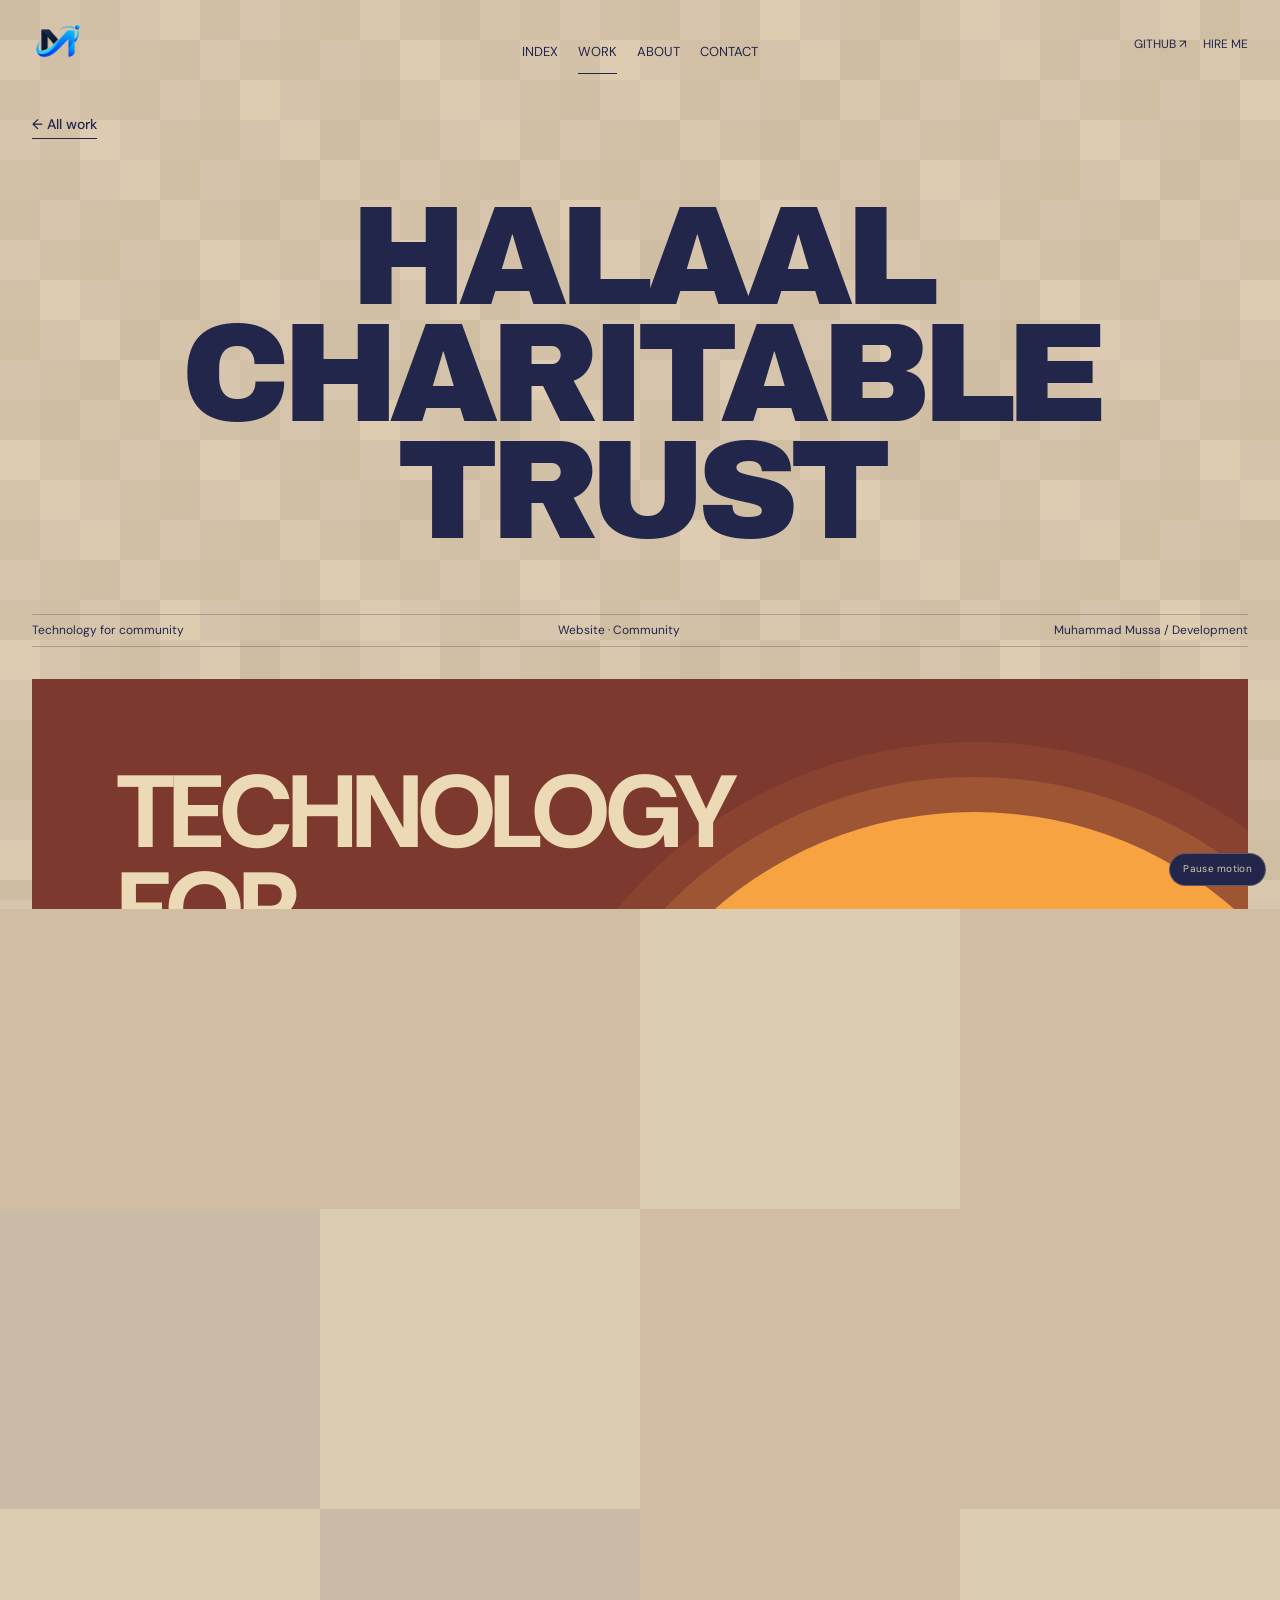
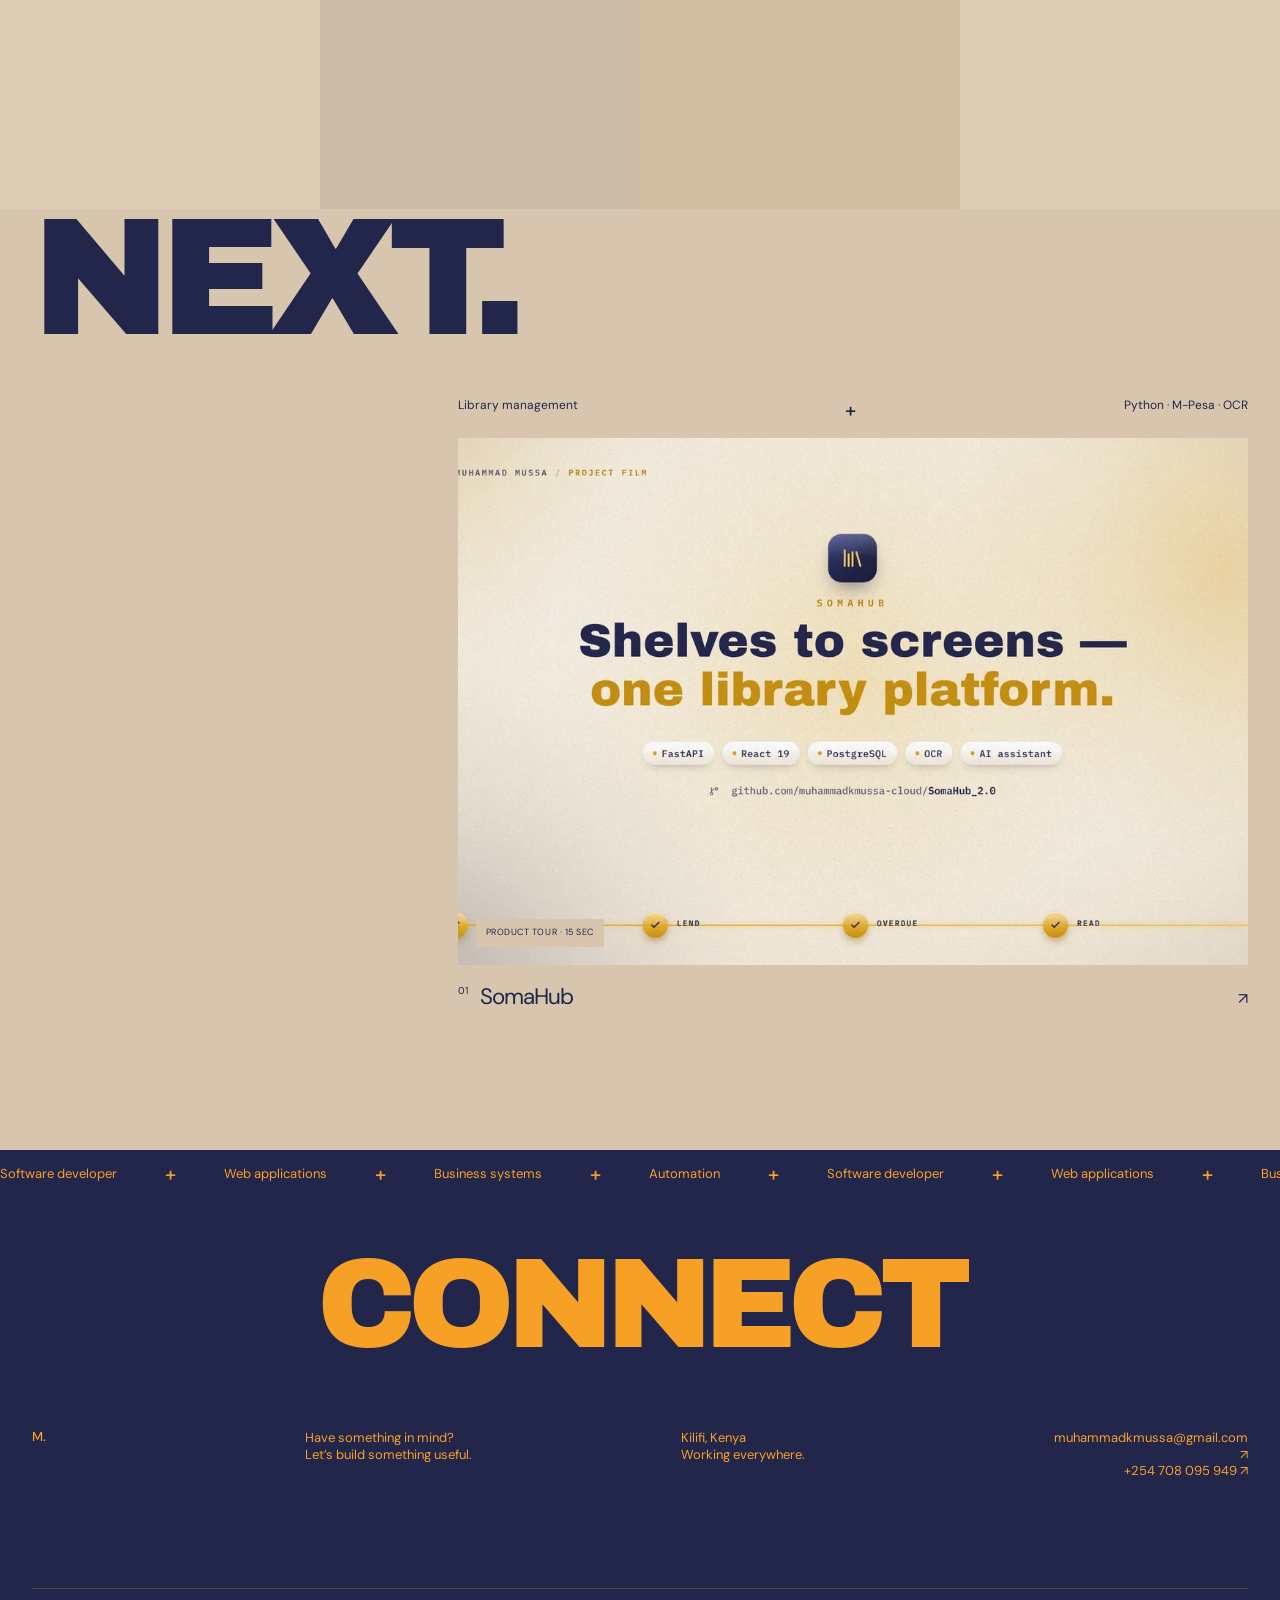
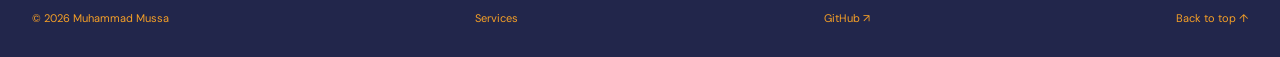
<file: halaal-charitable-trust.html>
<!doctype html>
<html lang="en">
<head>
<meta charset="utf-8">
<meta name="google-site-verification" content="Sl_FcggNqOqrmM3ewUe0BzfCxvUKI7R7uHsIwT8NtXw">
<meta name="viewport" content="width=device-width, initial-scale=1">
<title>Halaal Charitable Trust — Muhammad Mussa</title>
<meta name="description" content="Muhammad Mussa is a full-stack software developer in Kilifi, Kenya — websites, custom software, POS & inventory, hotel, school, library, NGO and AI solutions with M-Pesa and WhatsApp integration.">
<link rel="canonical" href="https://muhammadmussa.vercel.app/halaal-charitable-trust">
<meta property="og:type" content="website">
<meta property="og:title" content="Halaal Charitable Trust — Muhammad Mussa">
<meta property="og:description" content="Websites, custom software, POS & inventory, hotel, school, NGO and AI solutions for organisations in Kilifi and beyond.">
<meta property="og:url" content="https://muhammadmussa.vercel.app/halaal-charitable-trust">
<meta property="og:image" content="https://muhammadmussa.vercel.app/assets/og-image-v2.png">
<meta name="twitter:card" content="summary_large_image">
<meta name="twitter:title" content="Halaal Charitable Trust — Muhammad Mussa">
<meta name="twitter:description" content="Websites, custom software, POS & inventory, hotel, school, NGO and AI solutions.">
<meta name="twitter:image" content="https://muhammadmussa.vercel.app/assets/og-image-v2.png">
<meta name="theme-color" content="#D7C6AD">
<link rel="icon" href="/assets/favicon.png" type="image/png">
<link rel="apple-touch-icon" href="/assets/apple-touch-icon.png">
<link rel="preconnect" href="https://fonts.googleapis.com">
<link rel="preconnect" href="https://fonts.gstatic.com" crossorigin>
<link href="https://fonts.googleapis.com/css2?family=IBM+Plex+Mono:wght@400;500&family=IBM+Plex+Sans:wght@400;500;600;700&display=swap" rel="stylesheet">
<script id="portfolio-assets">
// A new local URL on each navigation keeps Live Server from returning an old stylesheet.
window.portfolioAssetVersion = /^(localhost|127\.0\.0\.1)$/.test(location.hostname)
  ? Date.now().toString(36)
  : '20260929-hire-1';
for (const file of ['styles.css', 'premium.css', 'fidelity.css']) {
  document.write(`<link rel="stylesheet" href="/${file}?v=${window.portfolioAssetVersion}">`);
}
</script>
<noscript><link rel="stylesheet" href="/styles.css"><link rel="stylesheet" href="/premium.css"><link rel="stylesheet" href="/fidelity.css"></noscript>
<link href="https://fonts.googleapis.com/css2?family=Archivo+Black&family=DM+Sans:wght@400;500;600&family=Nothing+You+Could+Do&display=swap" rel="stylesheet">
<script type="application/ld+json">
{
  "@context": "https://schema.org",
  "@type": "Person",
  "name": "Muhammad Mussa",
  "jobTitle": "Software Developer",
  "address": {
    "@type": "PostalAddress",
    "addressLocality": "Kilifi",
    "addressCountry": "KE"
  },
  "email": "muhammadkmussa@gmail.com",
  "telephone": "+254708095949",
  "url": "https://muhammadmussa.vercel.app/",
  "sameAs": [
    "https://github.com/muhammadkmussa-cloud"
  ],
  "knowsAbout": [
    "Web Development",
    "Custom Software",
    "Business Systems",
    "POS and Inventory",
    "Hospitality Systems",
    "Education Systems",
    "Library Systems",
    "Artificial Intelligence",
    "Automation",
    "M-Pesa Integration",
    "WhatsApp Integration"
  ]
}
</script>
</head>
<body data-page="halaal-charitable-trust"><a class="skip" href="#main">Skip to content</a><div class="mosaic" aria-hidden="true"></div><div class="page-curtain" aria-hidden="true"><div class="curtain-blocks"><i></i><i></i><i></i><i></i><i></i><i></i><i></i><i></i><i></i><i></i><i></i><i></i></div></div>
<header class="header"><a class="brand" href="/" aria-label="Muhammad Mussa home"><img src="/assets/logo-512.png" width="52" height="52" alt="Muhammad Mussa logo"></a><nav id="navLinks" aria-label="Primary"><a href="/">Index</a><a href="/work.html">Work</a><a href="/about.html">About</a><a href="/contact.html">Contact</a></nav><div class="header-actions"><a class="social-link" href="https://github.com/muhammadkmussa-cloud" target="_blank" rel="noopener">GitHub ↗</a><a class="hire-link" href="/assets/muhammad-mussa-resume.pdf" download>HIRE ME</a></div><button class="burger" id="burger" aria-label="Open navigation" aria-expanded="false" aria-controls="navLinks" hidden><span></span><span></span></button></header><button class="motion-toggle" type="button" aria-pressed="false" hidden>Pause motion</button><main id="main"><section class="wrap project-heading" id="top"><a class="text-link" href="/work.html">← All work</a><h1 class="display reveal">Halaal Charitable Trust</h1><div class="project-metadata"><span>Technology for community</span><span>Website · Community</span><span>Muhammad Mussa / Development</span></div></section><section class="wrap charity-feature reveal"><div class="charity-cover"><span>TECHNOLOGY<br>FOR<br>COMMUNITY.</span><div class="sun-disc"></div><small>Halaal Charitable Trust</small></div></section><section class="wrap project-story reveal"><span class="micro">ABOUT THE PROJECT / 03</span><div><h2>Technology for community.</h2><p>A public web presence for a charity serving communities across Africa.</p><a class="text-link" href="https://halaalcharitabletrust.org/" target="_blank" rel="noopener">Visit website ↗</a><a class="text-link" href="/contact.html">Discuss a similar project ↗</a></div></section><section class="wrap next-project"><span class="micro">KEEP EXPLORING</span><h2 class="display reveal">NEXT.</h2><article class="work-card reveal"><div class="card-kicker"><span>Library management</span><span class="spinning-cross" aria-hidden="true">+</span><span>Python · M-Pesa · OCR</span></div><a class="work-image library" href="/somahub.html" aria-label="Explore SomaHub"><img src="/assets/films/somahub-film-poster.webp" width="1280" height="720" alt="Screenshot from the SomaHub product tour" loading="lazy"><span class="media-badge">Product tour · 15 sec</span><span class="view-orb" aria-hidden="true">View<br>project ↗</span></a><a class="card-caption" href="/somahub.html"><sup>01</sup><h3>SomaHub</h3><span>↗</span></a></article></section></main><footer class="premium-footer" id="contact"><div class="ticker" aria-label="Software developer, web applications, business systems, automation"><div class="ticker-track" aria-hidden="true"><div><span>Software developer</span><i aria-hidden="true">+</i><span>Web applications</span><i aria-hidden="true">+</i><span>Business systems</span><i aria-hidden="true">+</i><span>Automation</span><i aria-hidden="true">+</i></div><div><span>Software developer</span><i aria-hidden="true">+</i><span>Web applications</span><i aria-hidden="true">+</i><span>Business systems</span><i aria-hidden="true">+</i><span>Automation</span><i aria-hidden="true">+</i></div></div></div><div class="wrap"><a class="connect display reveal" href="/contact.html"><span class="connect-line">C</span><span class="connect-line">ON</span><span class="connect-line">NECT</span></a><div class="footer-grid"><a href="/" class="footer-mark">M.</a><p>Have something in mind?<br>Let’s build something useful.</p><p>Kilifi, Kenya<br>Working everywhere.</p><div><a href="mailto:muhammadkmussa@gmail.com">muhammadkmussa@gmail.com ↗</a><a href="tel:+254708095949">+254 708 095 949 ↗</a></div></div><div class="footer-base"><span>© <span id="year">2026</span> Muhammad Mussa</span><a href="/services.html">Services</a><a href="https://github.com/muhammadkmussa-cloud" target="_blank" rel="noopener">GitHub ↗</a><a href="#top">Back to top ↑</a></div></div></footer><script id="portfolio-scripts">
for (const file of ['script.js', 'motion.js', 'interactions.js']) {
  const tag = document.createElement('script');
  tag.src = `/${file}?v=${window.portfolioAssetVersion}`;
  tag.async = false;
  document.body.append(tag);
}
</script></body></html>
</file>
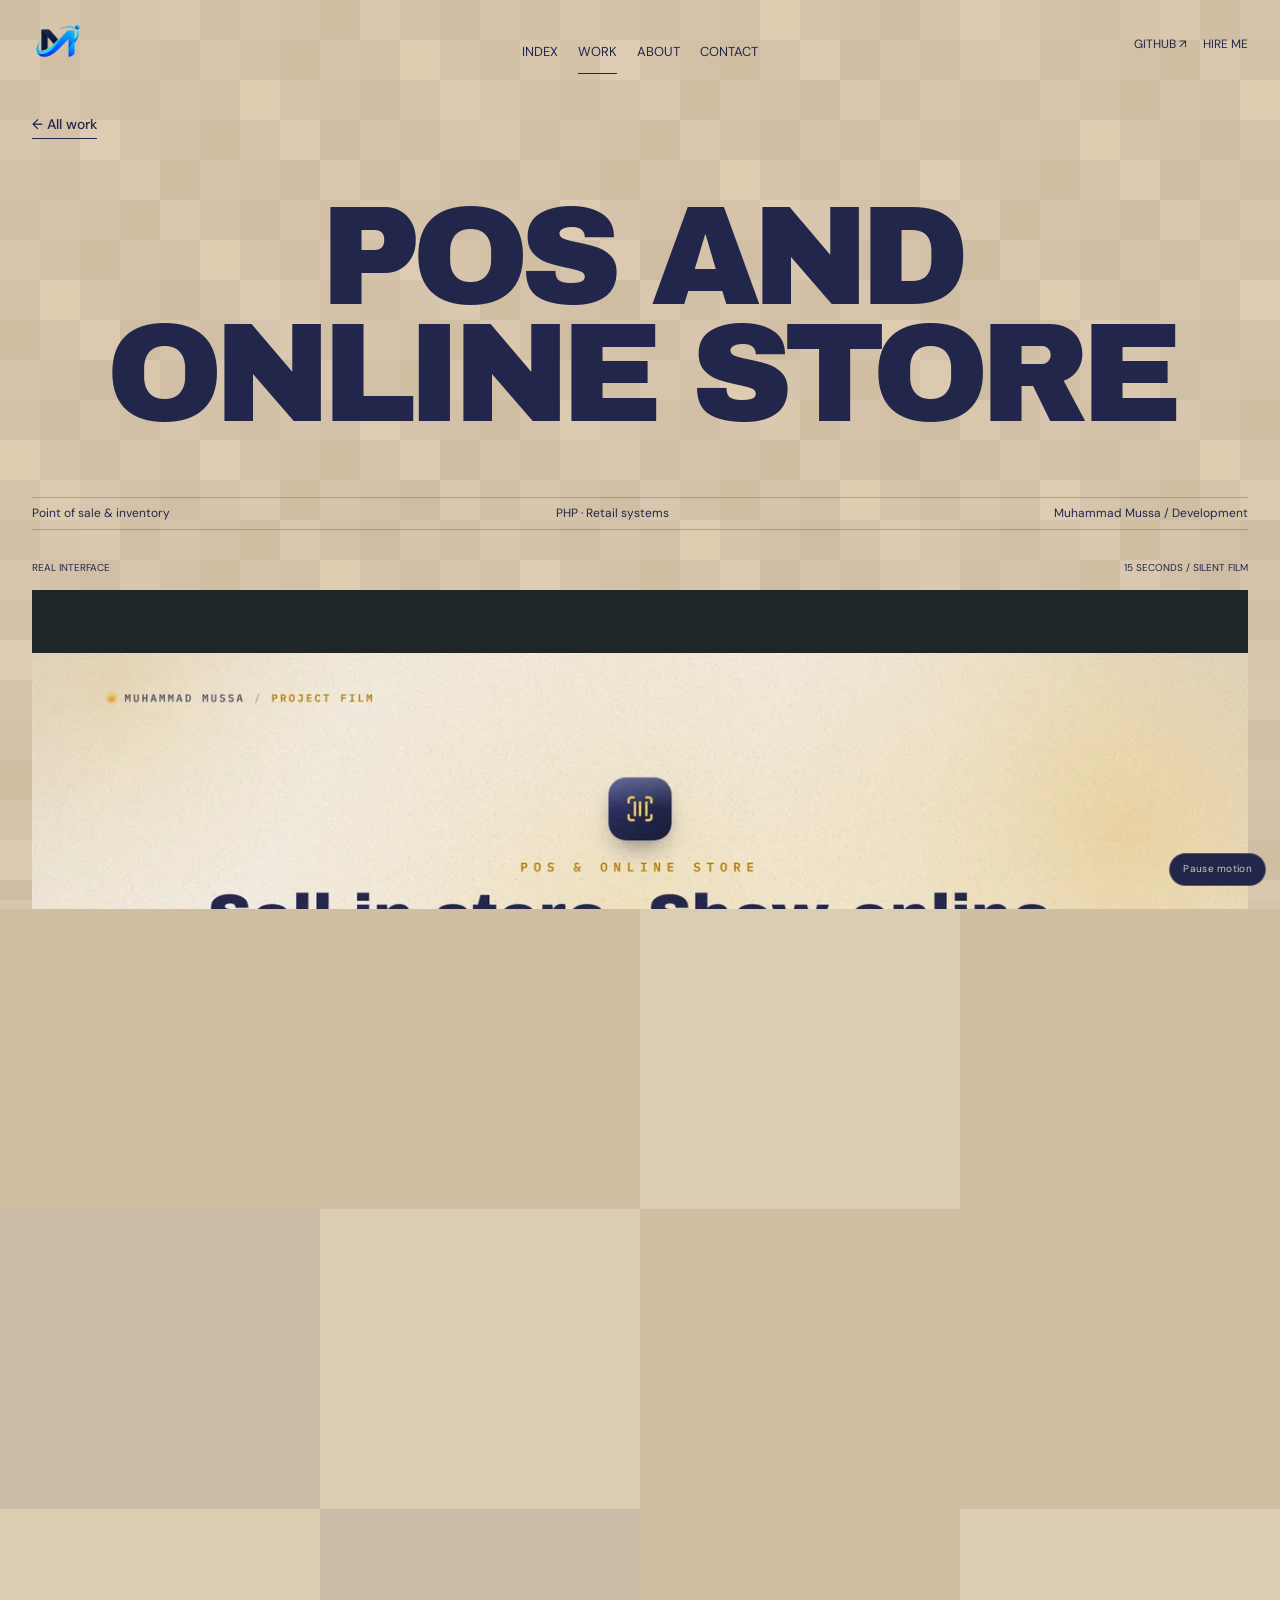
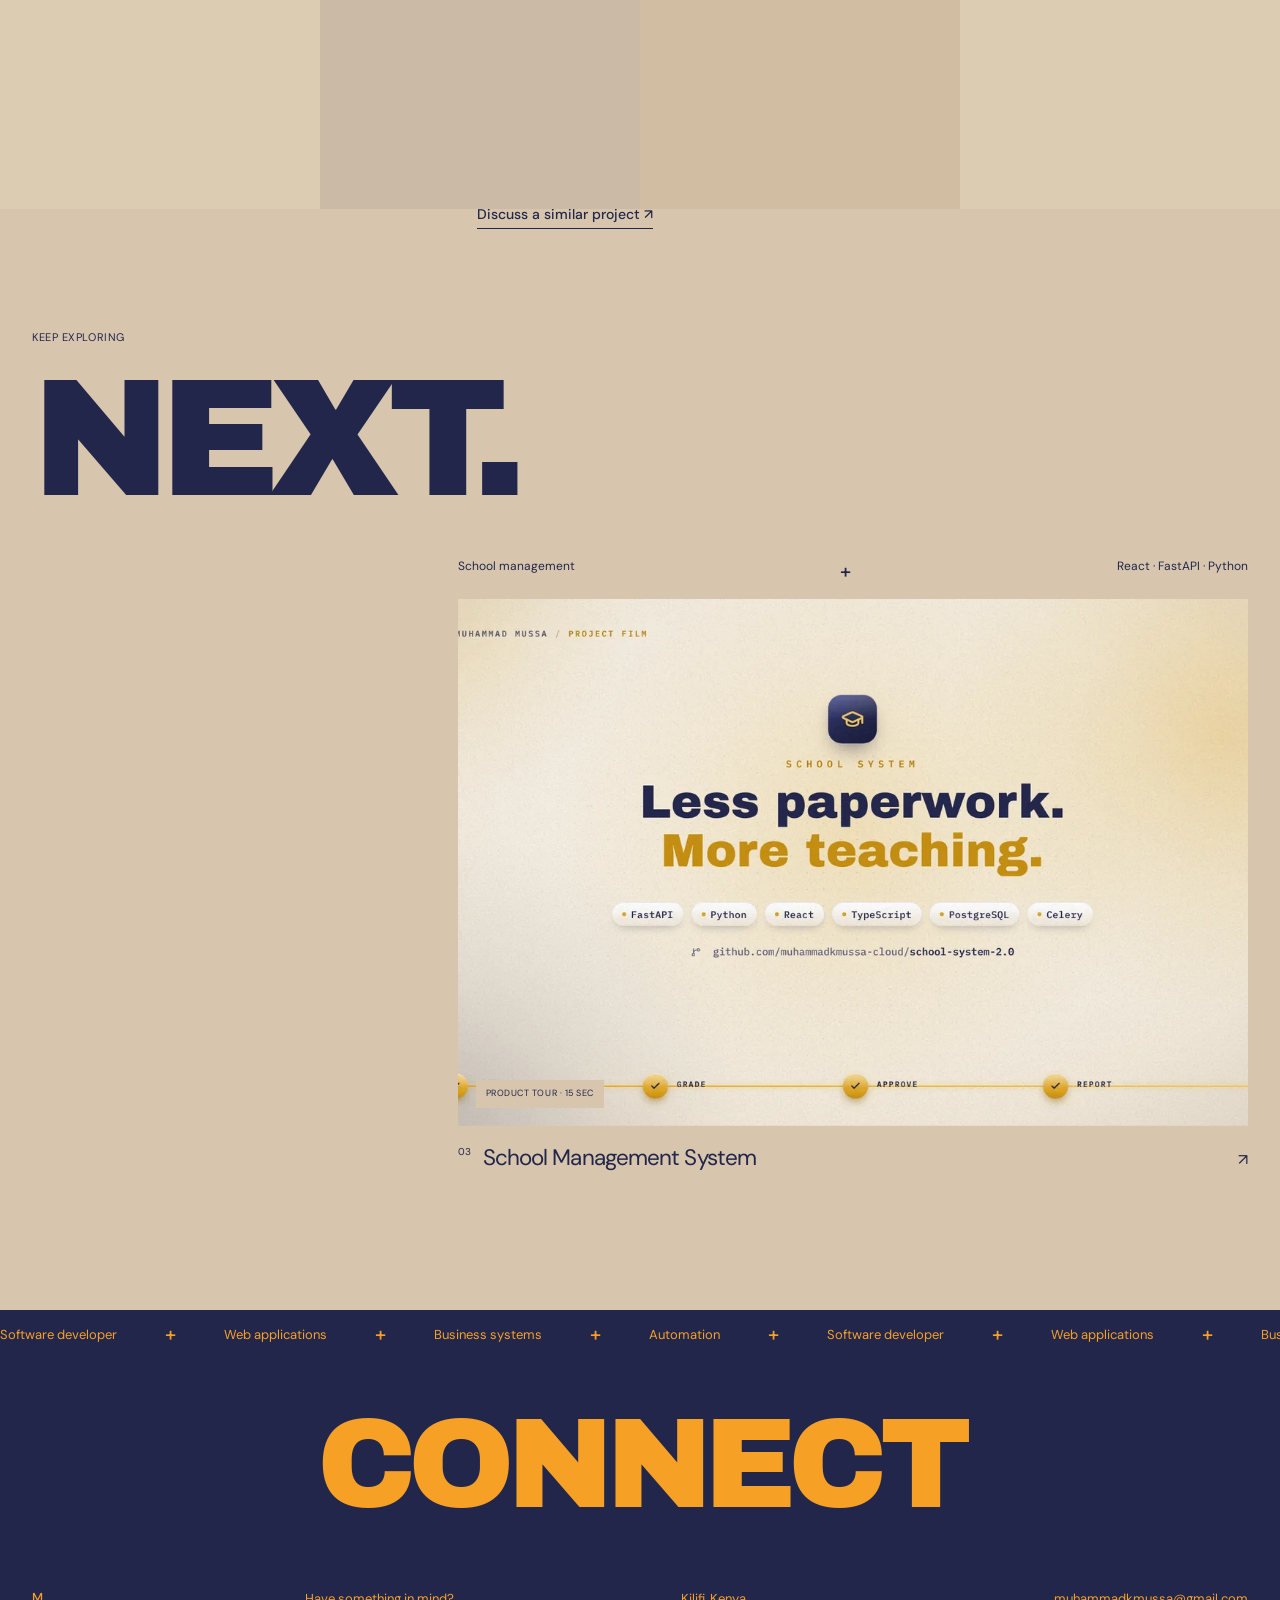
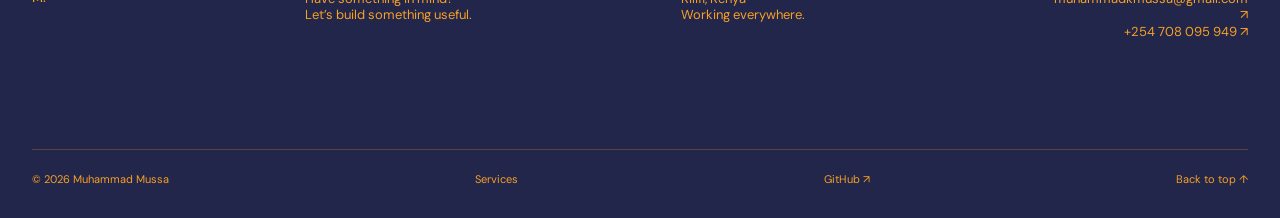
<file: khamis-computers.html>
<!doctype html>
<html lang="en">
<head>
<meta charset="utf-8">
<meta name="google-site-verification" content="Sl_FcggNqOqrmM3ewUe0BzfCxvUKI7R7uHsIwT8NtXw">
<meta name="viewport" content="width=device-width, initial-scale=1">
<title>POS and Online Store — Muhammad Mussa</title>
<meta name="description" content="Muhammad Mussa is a full-stack software developer in Kilifi, Kenya — websites, custom software, POS & inventory, hotel, school, library, NGO and AI solutions with M-Pesa and WhatsApp integration.">
<link rel="canonical" href="https://muhammadmussa.vercel.app/khamis-computers">
<meta property="og:type" content="website">
<meta property="og:title" content="POS and Online Store — Muhammad Mussa">
<meta property="og:description" content="Websites, custom software, POS & inventory, hotel, school, NGO and AI solutions for organisations in Kilifi and beyond.">
<meta property="og:url" content="https://muhammadmussa.vercel.app/khamis-computers">
<meta property="og:image" content="https://muhammadmussa.vercel.app/assets/og-image-v2.png">
<meta name="twitter:card" content="summary_large_image">
<meta name="twitter:title" content="POS and Online Store — Muhammad Mussa">
<meta name="twitter:description" content="Websites, custom software, POS & inventory, hotel, school, NGO and AI solutions.">
<meta name="twitter:image" content="https://muhammadmussa.vercel.app/assets/og-image-v2.png">
<meta name="theme-color" content="#D7C6AD">
<link rel="icon" href="/assets/favicon.png" type="image/png">
<link rel="apple-touch-icon" href="/assets/apple-touch-icon.png">
<link rel="preconnect" href="https://fonts.googleapis.com">
<link rel="preconnect" href="https://fonts.gstatic.com" crossorigin>
<link href="https://fonts.googleapis.com/css2?family=IBM+Plex+Mono:wght@400;500&family=IBM+Plex+Sans:wght@400;500;600;700&display=swap" rel="stylesheet">
<script id="portfolio-assets">
// A new local URL on each navigation keeps Live Server from returning an old stylesheet.
window.portfolioAssetVersion = /^(localhost|127\.0\.0\.1)$/.test(location.hostname)
  ? Date.now().toString(36)
  : '20260929-hire-1';
for (const file of ['styles.css', 'premium.css', 'fidelity.css']) {
  document.write(`<link rel="stylesheet" href="/${file}?v=${window.portfolioAssetVersion}">`);
}
</script>
<noscript><link rel="stylesheet" href="/styles.css"><link rel="stylesheet" href="/premium.css"><link rel="stylesheet" href="/fidelity.css"></noscript>
<link href="https://fonts.googleapis.com/css2?family=Archivo+Black&family=DM+Sans:wght@400;500;600&family=Nothing+You+Could+Do&display=swap" rel="stylesheet">
<script type="application/ld+json">
{
  "@context": "https://schema.org",
  "@type": "Person",
  "name": "Muhammad Mussa",
  "jobTitle": "Software Developer",
  "address": {
    "@type": "PostalAddress",
    "addressLocality": "Kilifi",
    "addressCountry": "KE"
  },
  "email": "muhammadkmussa@gmail.com",
  "telephone": "+254708095949",
  "url": "https://muhammadmussa.vercel.app/",
  "sameAs": [
    "https://github.com/muhammadkmussa-cloud"
  ],
  "knowsAbout": [
    "Web Development",
    "Custom Software",
    "Business Systems",
    "POS and Inventory",
    "Hospitality Systems",
    "Education Systems",
    "Library Systems",
    "Artificial Intelligence",
    "Automation",
    "M-Pesa Integration",
    "WhatsApp Integration"
  ]
}
</script>
</head>
<body data-page="khamis-computers"><a class="skip" href="#main">Skip to content</a><div class="mosaic" aria-hidden="true"></div><div class="page-curtain" aria-hidden="true"><div class="curtain-blocks"><i></i><i></i><i></i><i></i><i></i><i></i><i></i><i></i><i></i><i></i><i></i><i></i></div></div>
<header class="header"><a class="brand" href="/" aria-label="Muhammad Mussa home"><img src="/assets/logo-512.png" width="52" height="52" alt="Muhammad Mussa logo"></a><nav id="navLinks" aria-label="Primary"><a href="/">Index</a><a href="/work.html">Work</a><a href="/about.html">About</a><a href="/contact.html">Contact</a></nav><div class="header-actions"><a class="social-link" href="https://github.com/muhammadkmussa-cloud" target="_blank" rel="noopener">GitHub ↗</a><a class="hire-link" href="/assets/muhammad-mussa-resume.pdf" download>HIRE ME</a></div><button class="burger" id="burger" aria-label="Open navigation" aria-expanded="false" aria-controls="navLinks" hidden><span></span><span></span></button></header><button class="motion-toggle" type="button" aria-pressed="false" hidden>Pause motion</button><main id="main"><section class="wrap project-heading" id="top"><a class="text-link" href="/work.html">← All work</a><h1 class="display reveal">POS and Online Store</h1><div class="project-metadata"><span>Point of sale & inventory</span><span>PHP · Retail systems</span><span>Muhammad Mussa / Development</span></div></section><section class="wrap film-section reveal"><div class="film-label"><span>REAL INTERFACE</span><span>15 SECONDS / SILENT FILM</span></div><video class="workflow-film" controls muted loop playsinline preload="metadata" poster="/assets/films/pos-and-online-store-film-poster.webp" aria-label="POS and Online Store product tour"><source src="/assets/films/pos-and-online-store-film.mp4" type="video/mp4">Your browser does not support video. Read the workflow below.</video><p class="film-note">Product tour — recorded from the application's own interface, edited for this showcase.</p><ol class="workflow-summary"><li>Find the product</li><li>Build the cart</li><li>Complete checkout</li><li>Update stock</li></ol></section><section class="wrap project-story reveal"><span class="micro">ABOUT THE PROJECT / 02</span><div><h2>Point of sale & inventory.</h2><p>A point-of-sale and stock management system for an electronics retail business.</p><a class="text-link" href="/contact.html">Discuss a similar project ↗</a></div></section><section class="wrap next-project"><span class="micro">KEEP EXPLORING</span><h2 class="display reveal">NEXT.</h2><article class="work-card reveal"><div class="card-kicker"><span>School management</span><span class="spinning-cross" aria-hidden="true">+</span><span>React · FastAPI · Python</span></div><a class="work-image school" href="/school-system.html" aria-label="Explore School Management System"><img src="/assets/films/school-system-film-poster.webp" width="1280" height="720" alt="Screenshot from the School Management System product tour" loading="lazy"><span class="media-badge">Product tour · 15 sec</span><span class="view-orb" aria-hidden="true">View<br>project ↗</span></a><a class="card-caption" href="/school-system.html"><sup>03</sup><h3>School Management System</h3><span>↗</span></a></article></section></main><footer class="premium-footer" id="contact"><div class="ticker" aria-label="Software developer, web applications, business systems, automation"><div class="ticker-track" aria-hidden="true"><div><span>Software developer</span><i aria-hidden="true">+</i><span>Web applications</span><i aria-hidden="true">+</i><span>Business systems</span><i aria-hidden="true">+</i><span>Automation</span><i aria-hidden="true">+</i></div><div><span>Software developer</span><i aria-hidden="true">+</i><span>Web applications</span><i aria-hidden="true">+</i><span>Business systems</span><i aria-hidden="true">+</i><span>Automation</span><i aria-hidden="true">+</i></div></div></div><div class="wrap"><a class="connect display reveal" href="/contact.html"><span class="connect-line">C</span><span class="connect-line">ON</span><span class="connect-line">NECT</span></a><div class="footer-grid"><a href="/" class="footer-mark">M.</a><p>Have something in mind?<br>Let’s build something useful.</p><p>Kilifi, Kenya<br>Working everywhere.</p><div><a href="mailto:muhammadkmussa@gmail.com">muhammadkmussa@gmail.com ↗</a><a href="tel:+254708095949">+254 708 095 949 ↗</a></div></div><div class="footer-base"><span>© <span id="year">2026</span> Muhammad Mussa</span><a href="/services.html">Services</a><a href="https://github.com/muhammadkmussa-cloud" target="_blank" rel="noopener">GitHub ↗</a><a href="#top">Back to top ↑</a></div></div></footer><script id="portfolio-scripts">
for (const file of ['script.js', 'motion.js', 'interactions.js']) {
  const tag = document.createElement('script');
  tag.src = `/${file}?v=${window.portfolioAssetVersion}`;
  tag.async = false;
  document.body.append(tag);
}
</script></body></html>
</file>
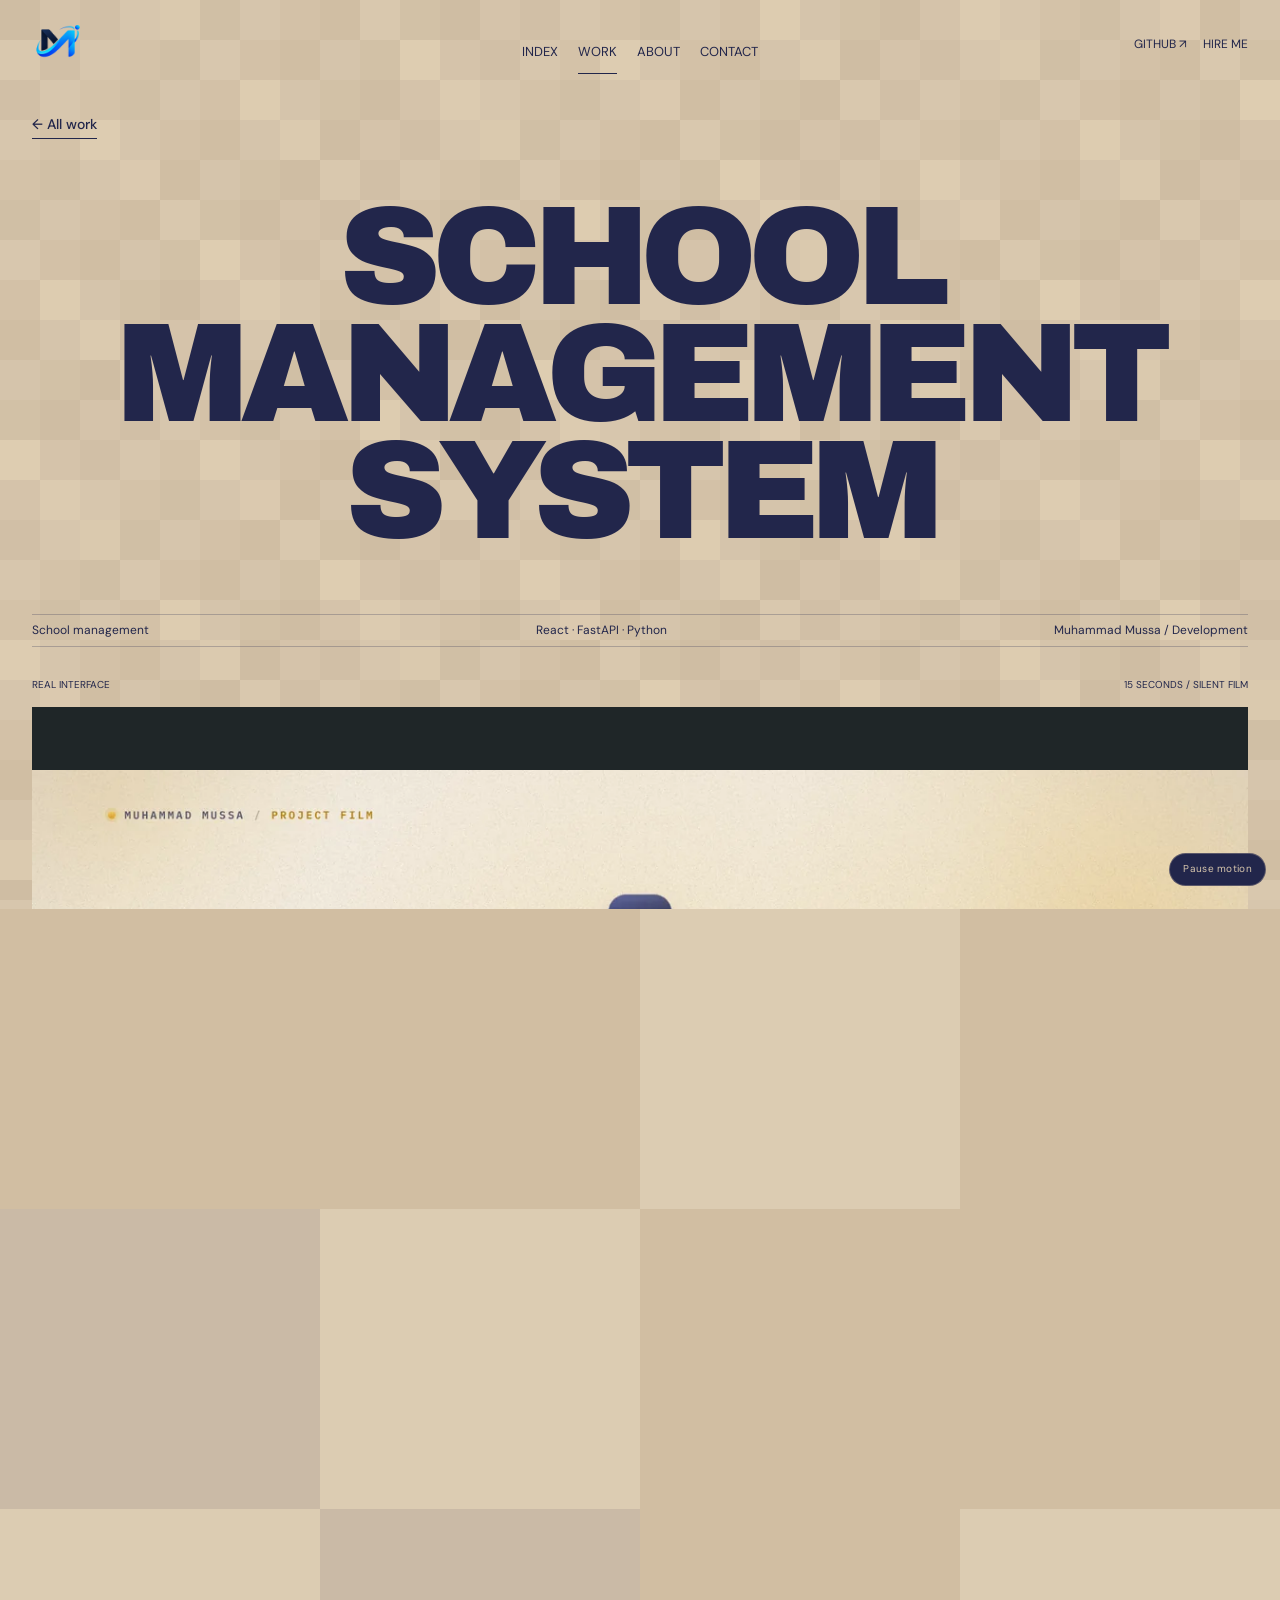
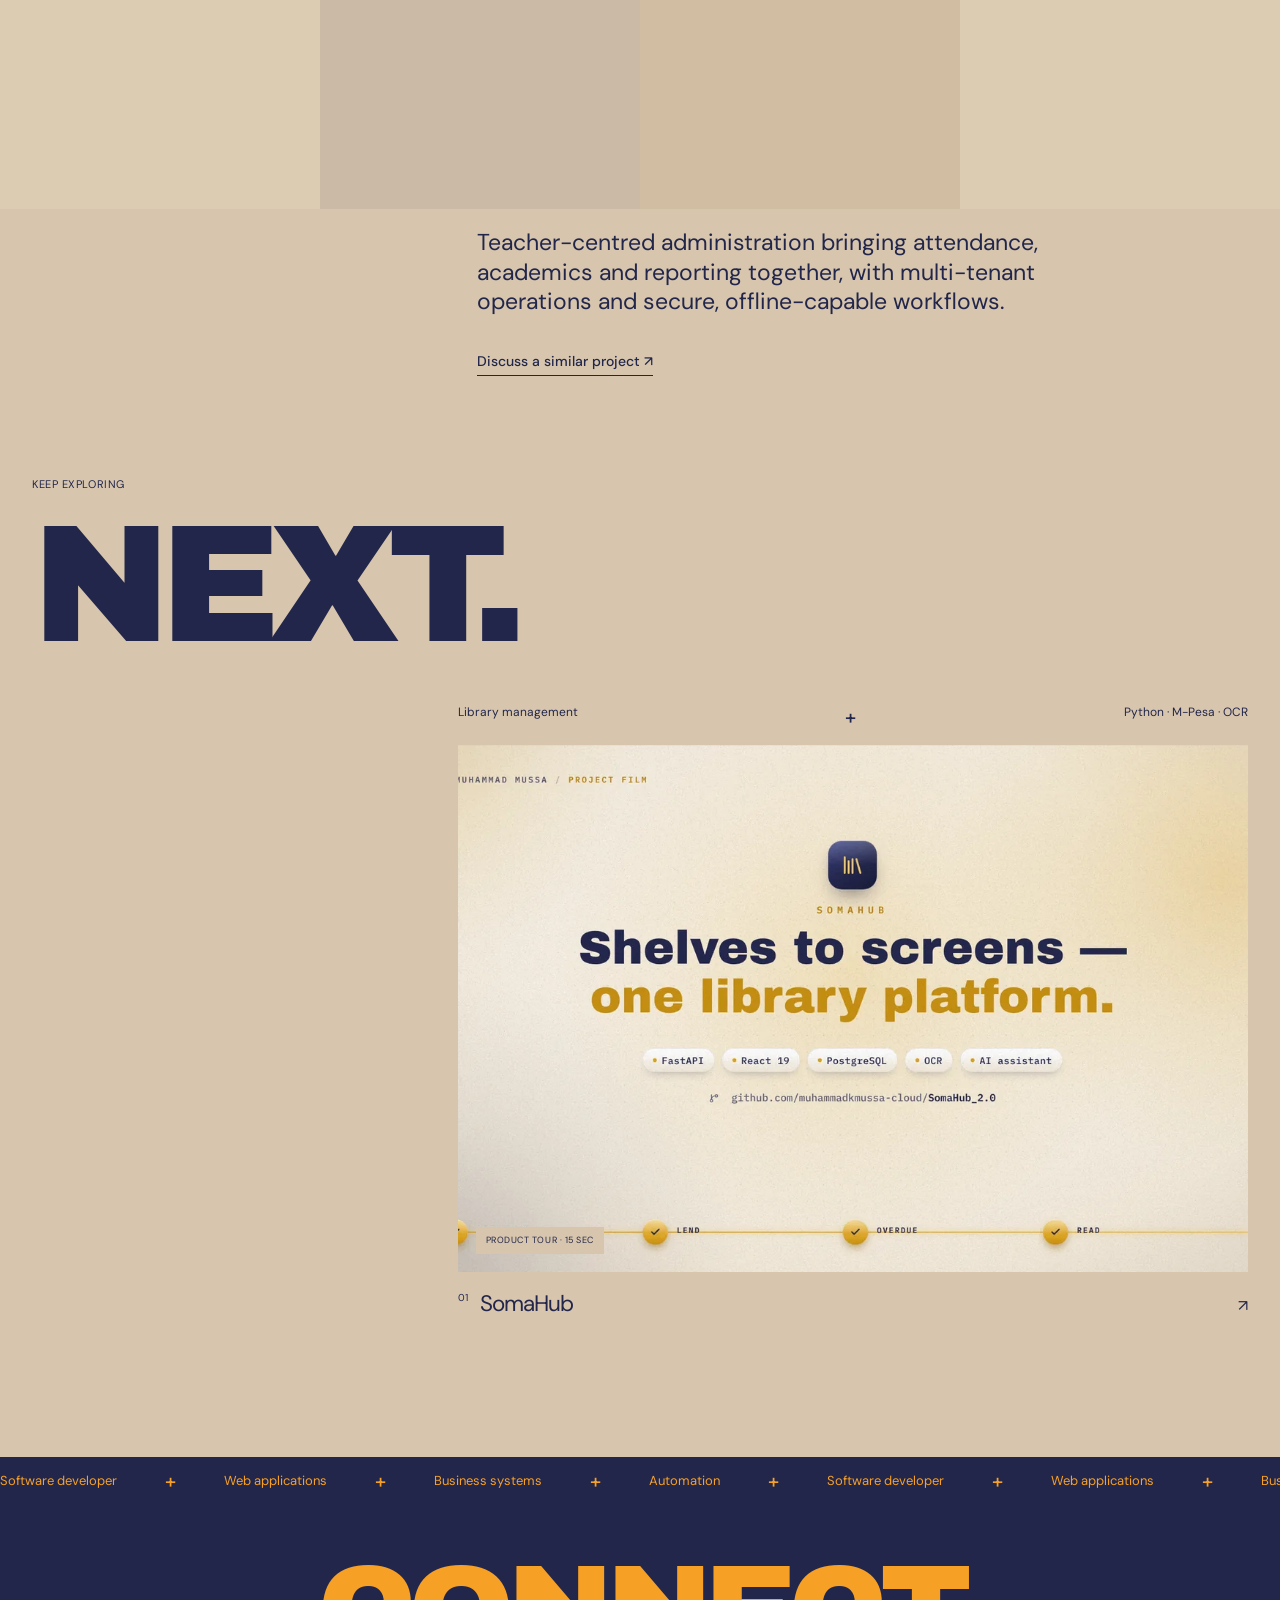
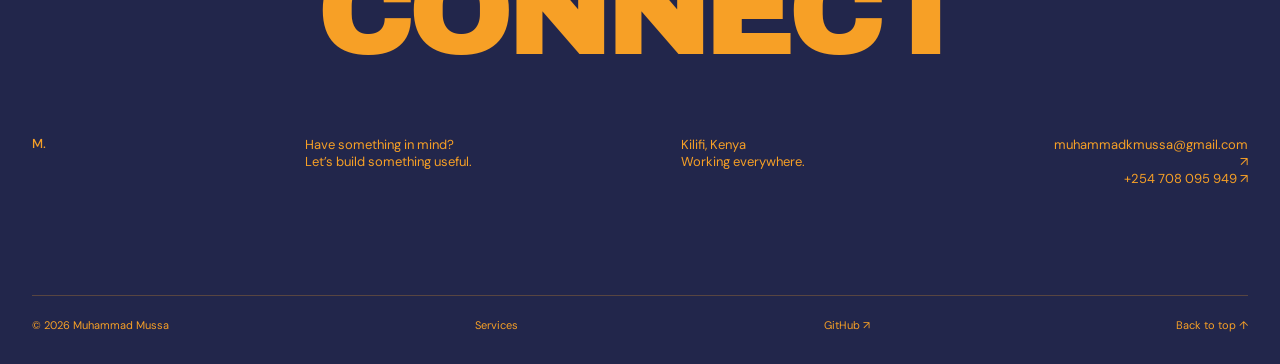
<file: school-system.html>
<!doctype html>
<html lang="en">
<head>
<meta charset="utf-8">
<meta name="google-site-verification" content="Sl_FcggNqOqrmM3ewUe0BzfCxvUKI7R7uHsIwT8NtXw">
<meta name="viewport" content="width=device-width, initial-scale=1">
<title>School Management System — Muhammad Mussa</title>
<meta name="description" content="Muhammad Mussa is a full-stack software developer in Kilifi, Kenya — websites, custom software, POS & inventory, hotel, school, library, NGO and AI solutions with M-Pesa and WhatsApp integration.">
<link rel="canonical" href="https://muhammadmussa.vercel.app/school-system">
<meta property="og:type" content="website">
<meta property="og:title" content="School Management System — Muhammad Mussa">
<meta property="og:description" content="Websites, custom software, POS & inventory, hotel, school, NGO and AI solutions for organisations in Kilifi and beyond.">
<meta property="og:url" content="https://muhammadmussa.vercel.app/school-system">
<meta property="og:image" content="https://muhammadmussa.vercel.app/assets/og-image-v2.png">
<meta name="twitter:card" content="summary_large_image">
<meta name="twitter:title" content="School Management System — Muhammad Mussa">
<meta name="twitter:description" content="Websites, custom software, POS & inventory, hotel, school, NGO and AI solutions.">
<meta name="twitter:image" content="https://muhammadmussa.vercel.app/assets/og-image-v2.png">
<meta name="theme-color" content="#D7C6AD">
<link rel="icon" href="/assets/favicon.png" type="image/png">
<link rel="apple-touch-icon" href="/assets/apple-touch-icon.png">
<link rel="preconnect" href="https://fonts.googleapis.com">
<link rel="preconnect" href="https://fonts.gstatic.com" crossorigin>
<link href="https://fonts.googleapis.com/css2?family=IBM+Plex+Mono:wght@400;500&family=IBM+Plex+Sans:wght@400;500;600;700&display=swap" rel="stylesheet">
<script id="portfolio-assets">
// A new local URL on each navigation keeps Live Server from returning an old stylesheet.
window.portfolioAssetVersion = /^(localhost|127\.0\.0\.1)$/.test(location.hostname)
  ? Date.now().toString(36)
  : '20260929-hire-1';
for (const file of ['styles.css', 'premium.css', 'fidelity.css']) {
  document.write(`<link rel="stylesheet" href="/${file}?v=${window.portfolioAssetVersion}">`);
}
</script>
<noscript><link rel="stylesheet" href="/styles.css"><link rel="stylesheet" href="/premium.css"><link rel="stylesheet" href="/fidelity.css"></noscript>
<link href="https://fonts.googleapis.com/css2?family=Archivo+Black&family=DM+Sans:wght@400;500;600&family=Nothing+You+Could+Do&display=swap" rel="stylesheet">
<script type="application/ld+json">
{
  "@context": "https://schema.org",
  "@type": "Person",
  "name": "Muhammad Mussa",
  "jobTitle": "Software Developer",
  "address": {
    "@type": "PostalAddress",
    "addressLocality": "Kilifi",
    "addressCountry": "KE"
  },
  "email": "muhammadkmussa@gmail.com",
  "telephone": "+254708095949",
  "url": "https://muhammadmussa.vercel.app/",
  "sameAs": [
    "https://github.com/muhammadkmussa-cloud"
  ],
  "knowsAbout": [
    "Web Development",
    "Custom Software",
    "Business Systems",
    "POS and Inventory",
    "Hospitality Systems",
    "Education Systems",
    "Library Systems",
    "Artificial Intelligence",
    "Automation",
    "M-Pesa Integration",
    "WhatsApp Integration"
  ]
}
</script>
</head>
<body data-page="school-system"><a class="skip" href="#main">Skip to content</a><div class="mosaic" aria-hidden="true"></div><div class="page-curtain" aria-hidden="true"><div class="curtain-blocks"><i></i><i></i><i></i><i></i><i></i><i></i><i></i><i></i><i></i><i></i><i></i><i></i></div></div>
<header class="header"><a class="brand" href="/" aria-label="Muhammad Mussa home"><img src="/assets/logo-512.png" width="52" height="52" alt="Muhammad Mussa logo"></a><nav id="navLinks" aria-label="Primary"><a href="/">Index</a><a href="/work.html">Work</a><a href="/about.html">About</a><a href="/contact.html">Contact</a></nav><div class="header-actions"><a class="social-link" href="https://github.com/muhammadkmussa-cloud" target="_blank" rel="noopener">GitHub ↗</a><a class="hire-link" href="/assets/muhammad-mussa-resume.pdf" download>HIRE ME</a></div><button class="burger" id="burger" aria-label="Open navigation" aria-expanded="false" aria-controls="navLinks" hidden><span></span><span></span></button></header><button class="motion-toggle" type="button" aria-pressed="false" hidden>Pause motion</button><main id="main"><section class="wrap project-heading" id="top"><a class="text-link" href="/work.html">← All work</a><h1 class="display reveal">School Management System</h1><div class="project-metadata"><span>School management</span><span>React · FastAPI · Python</span><span>Muhammad Mussa / Development</span></div></section><section class="wrap film-section reveal"><div class="film-label"><span>REAL INTERFACE</span><span>15 SECONDS / SILENT FILM</span></div><video class="workflow-film" controls muted loop playsinline preload="metadata" poster="/assets/films/school-system-film-poster.webp" aria-label="School Management System product tour"><source src="/assets/films/school-system-film.mp4" type="video/mp4">Your browser does not support video. Read the workflow below.</video><p class="film-note">Product tour — recorded from the application’s own interface, edited for this showcase.</p><ol class="workflow-summary"><li>Manage students</li><li>Take attendance</li><li>Record academics</li><li>Share reports</li></ol></section><section class="wrap project-story reveal"><span class="micro">ABOUT THE PROJECT / 03</span><div><h2>School administration.</h2><p>Teacher-centred administration bringing attendance, academics and reporting together, with multi-tenant operations and secure, offline-capable workflows.</p><a class="text-link" href="/contact.html">Discuss a similar project ↗</a></div></section><section class="wrap next-project"><span class="micro">KEEP EXPLORING</span><h2 class="display reveal">NEXT.</h2><article class="work-card reveal"><div class="card-kicker"><span>Library management</span><span class="spinning-cross" aria-hidden="true">+</span><span>Python · M-Pesa · OCR</span></div><a class="work-image library" href="/somahub.html" aria-label="Explore SomaHub"><img src="/assets/films/somahub-film-poster.webp" width="1280" height="720" alt="Screenshot from the SomaHub product tour" loading="lazy"><span class="media-badge">Product tour · 15 sec</span><span class="view-orb" aria-hidden="true">View<br>project ↗</span></a><a class="card-caption" href="/somahub.html"><sup>01</sup><h3>SomaHub</h3><span>↗</span></a></article></section></main><footer class="premium-footer" id="contact"><div class="ticker" aria-label="Software developer, web applications, business systems, automation"><div class="ticker-track" aria-hidden="true"><div><span>Software developer</span><i aria-hidden="true">+</i><span>Web applications</span><i aria-hidden="true">+</i><span>Business systems</span><i aria-hidden="true">+</i><span>Automation</span><i aria-hidden="true">+</i></div><div><span>Software developer</span><i aria-hidden="true">+</i><span>Web applications</span><i aria-hidden="true">+</i><span>Business systems</span><i aria-hidden="true">+</i><span>Automation</span><i aria-hidden="true">+</i></div></div></div><div class="wrap"><a class="connect display reveal" href="/contact.html"><span class="connect-line">C</span><span class="connect-line">ON</span><span class="connect-line">NECT</span></a><div class="footer-grid"><a href="/" class="footer-mark">M.</a><p>Have something in mind?<br>Let’s build something useful.</p><p>Kilifi, Kenya<br>Working everywhere.</p><div><a href="mailto:muhammadkmussa@gmail.com">muhammadkmussa@gmail.com ↗</a><a href="tel:+254708095949">+254 708 095 949 ↗</a></div></div><div class="footer-base"><span>© <span id="year">2026</span> Muhammad Mussa</span><a href="/services.html">Services</a><a href="https://github.com/muhammadkmussa-cloud" target="_blank" rel="noopener">GitHub ↗</a><a href="#top">Back to top ↑</a></div></div></footer><script id="portfolio-scripts">
for (const file of ['script.js', 'motion.js', 'interactions.js']) {
  const tag = document.createElement('script');
  tag.src = `/${file}?v=${window.portfolioAssetVersion}`;
  tag.async = false;
  document.body.append(tag);
}
</script></body></html>
</file>
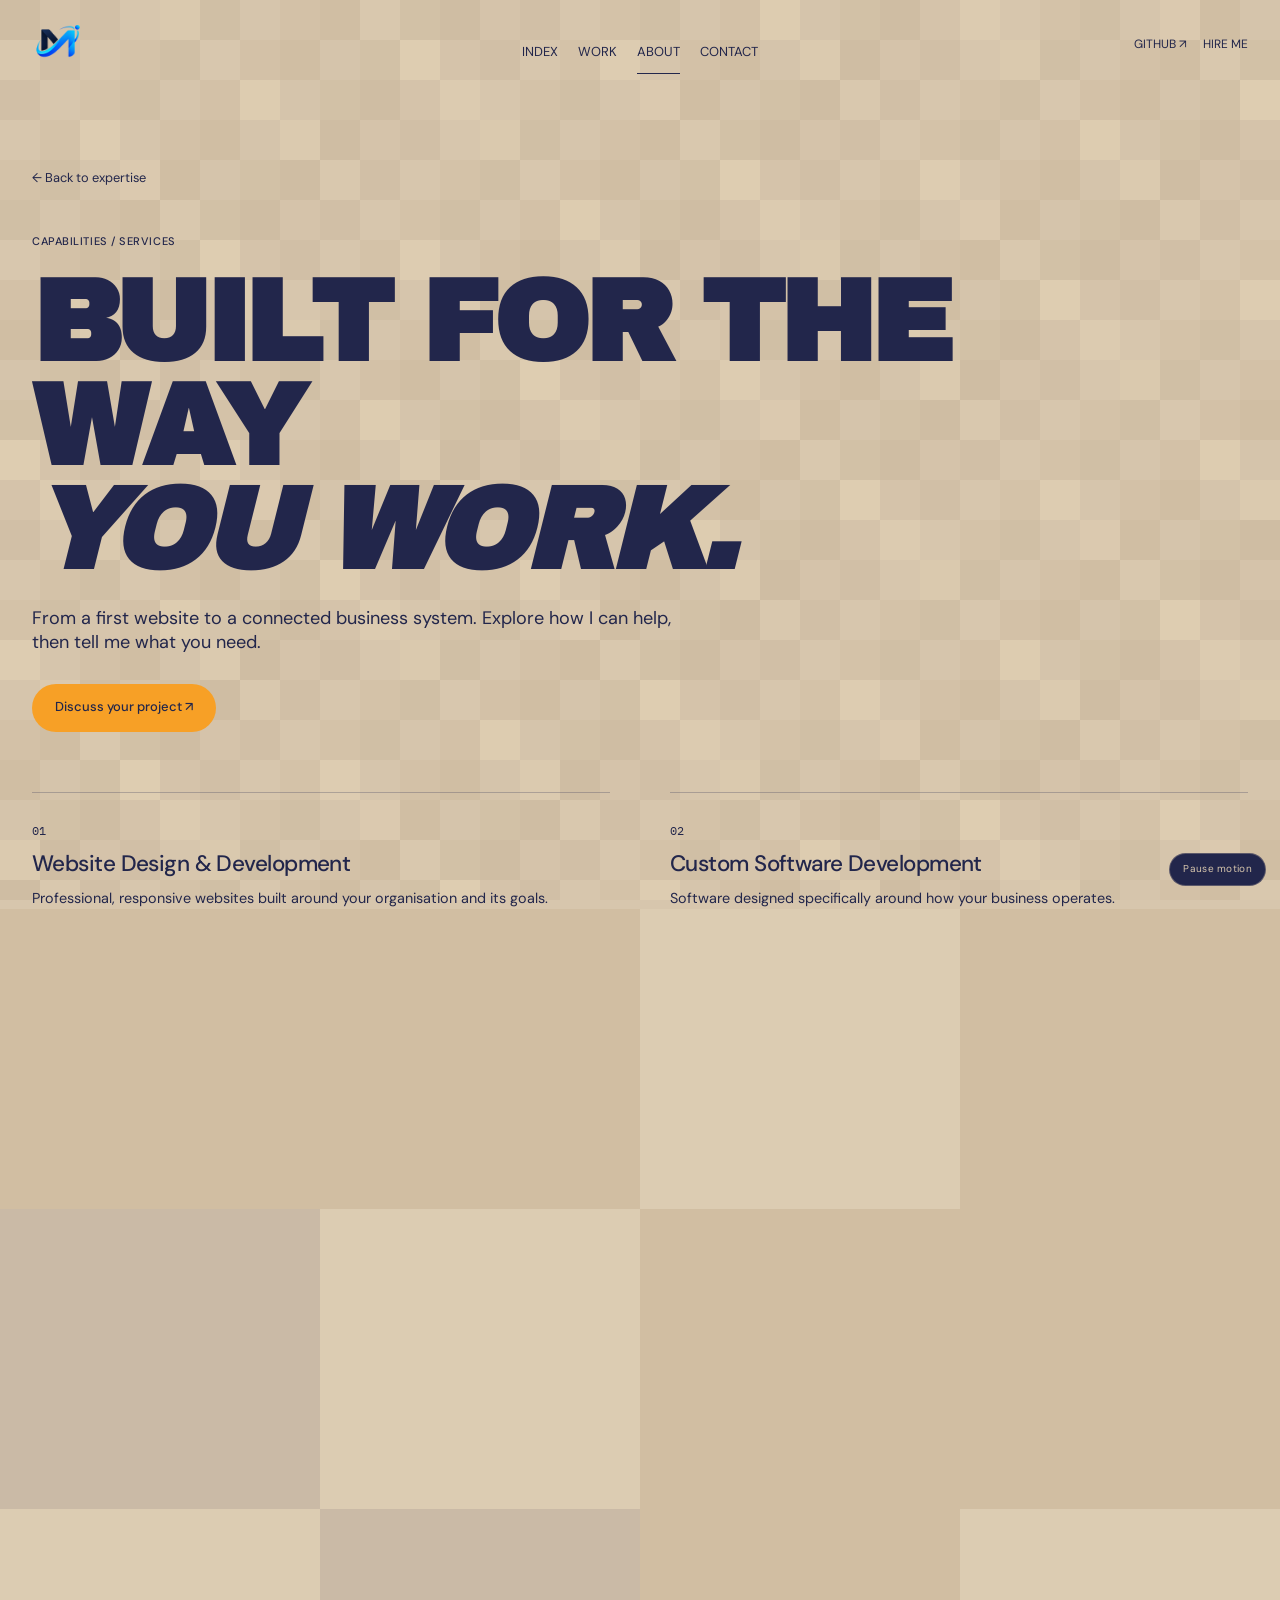
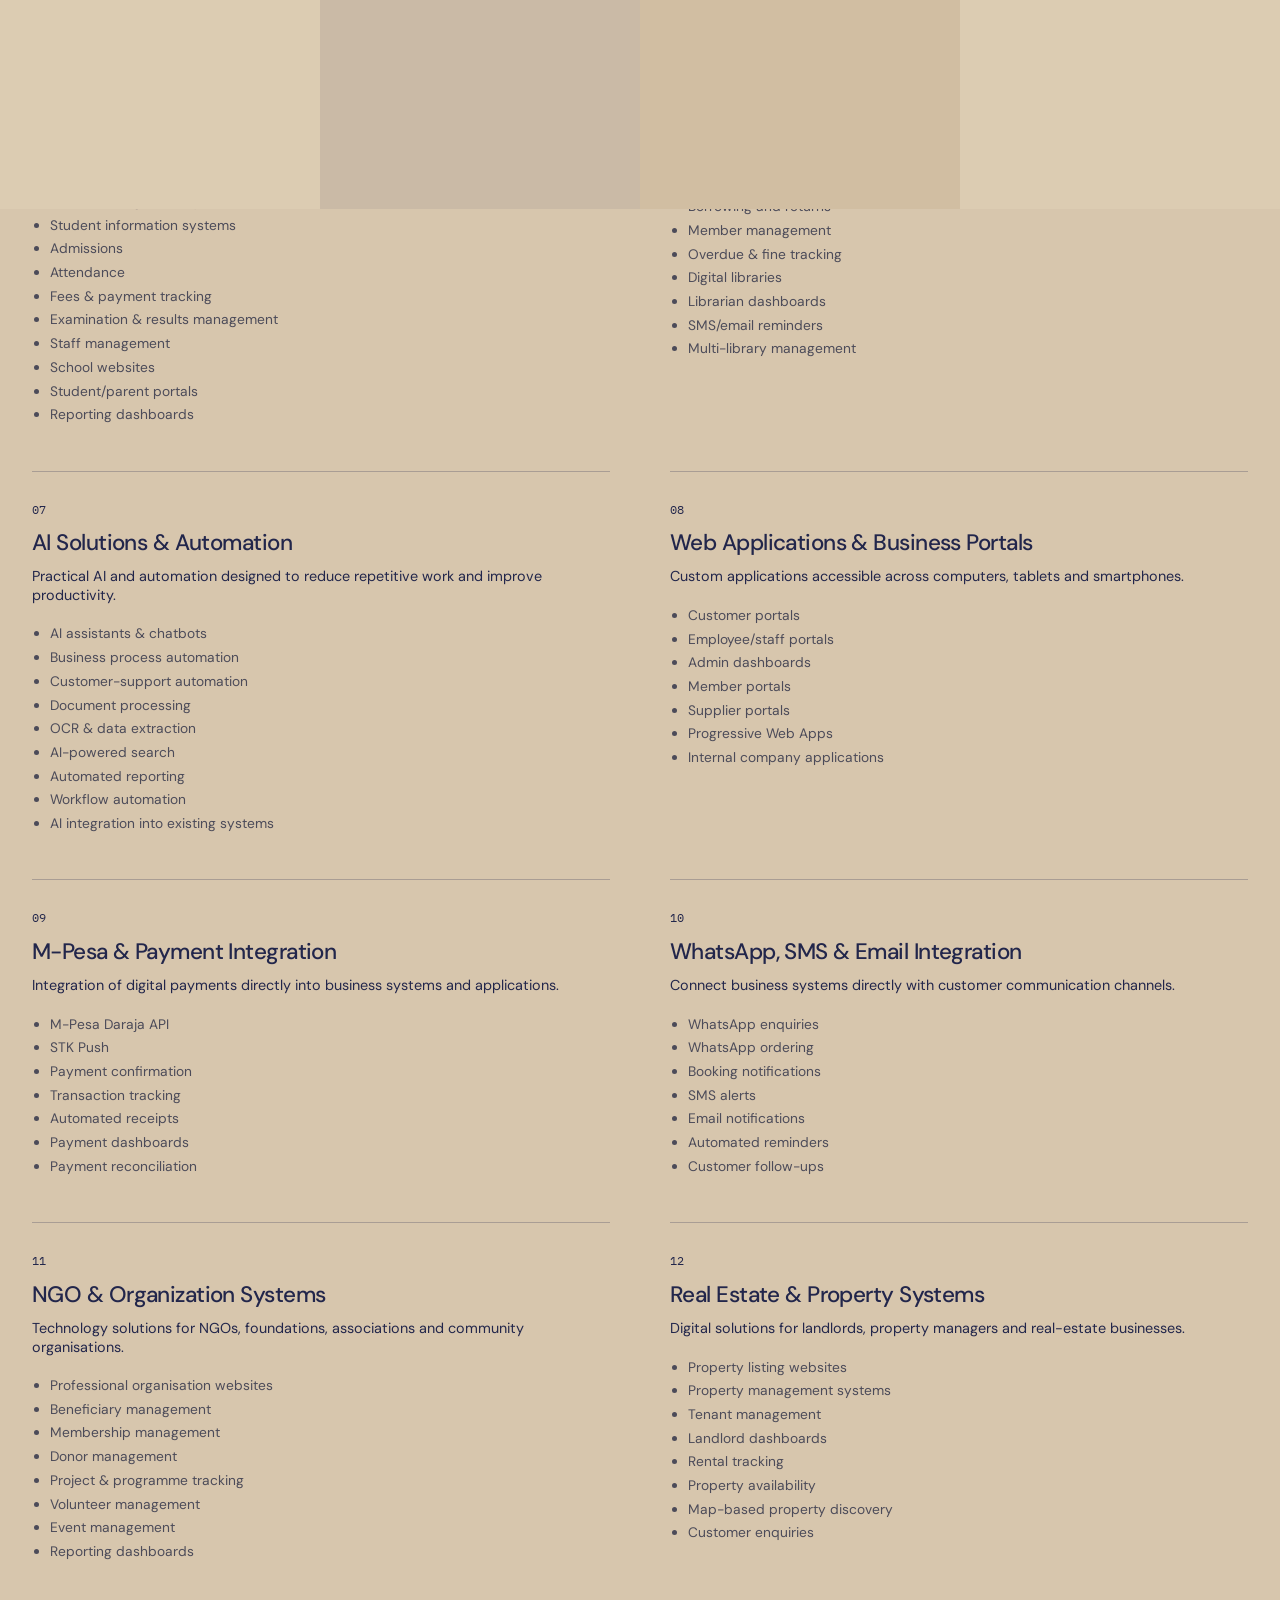
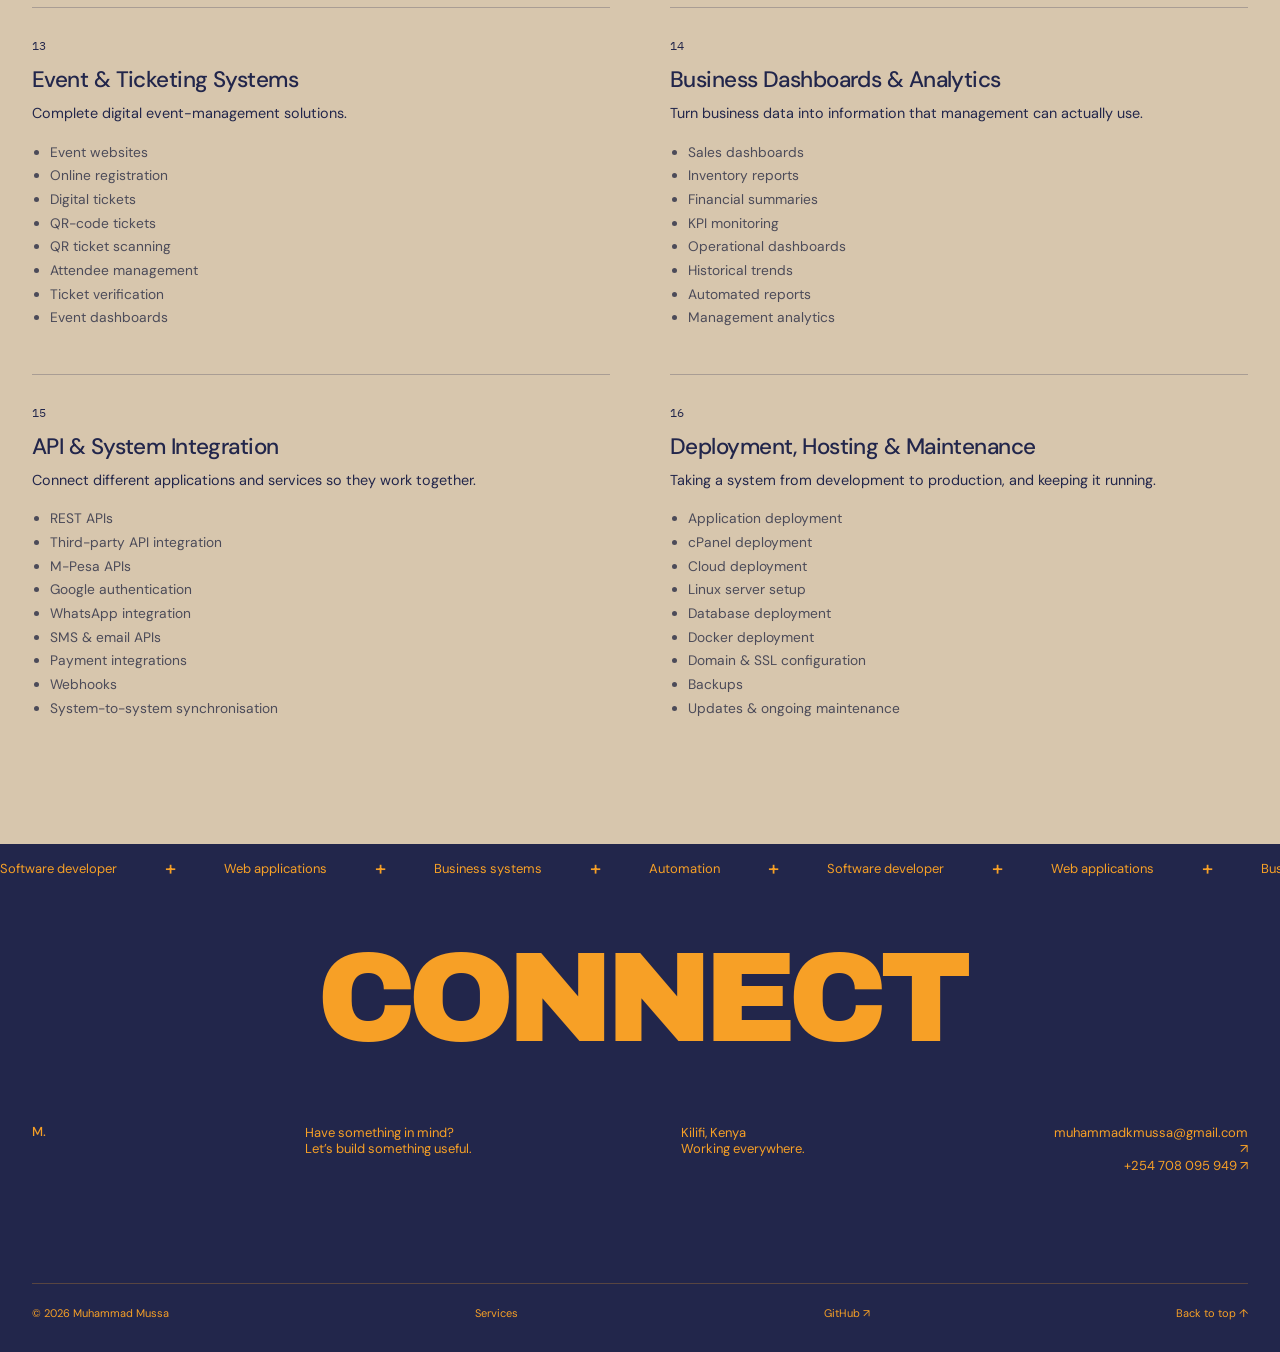
<file: services.html>
<!doctype html>
<html lang="en">
<head>
<meta charset="utf-8">
<meta name="google-site-verification" content="Sl_FcggNqOqrmM3ewUe0BzfCxvUKI7R7uHsIwT8NtXw">
<meta name="viewport" content="width=device-width, initial-scale=1">
<title>Services — Muhammad Mussa</title>
<meta name="description" content="Muhammad Mussa is a full-stack software developer in Kilifi, Kenya — websites, custom software, POS & inventory, hotel, school, library, NGO and AI solutions with M-Pesa and WhatsApp integration.">
<link rel="canonical" href="https://muhammadmussa.vercel.app/services">
<meta property="og:type" content="website">
<meta property="og:title" content="Services — Muhammad Mussa">
<meta property="og:description" content="Websites, custom software, POS & inventory, hotel, school, NGO and AI solutions for organisations in Kilifi and beyond.">
<meta property="og:url" content="https://muhammadmussa.vercel.app/services">
<meta property="og:image" content="https://muhammadmussa.vercel.app/assets/og-image-v2.png">
<meta name="twitter:card" content="summary_large_image">
<meta name="twitter:title" content="Services — Muhammad Mussa">
<meta name="twitter:description" content="Websites, custom software, POS & inventory, hotel, school, NGO and AI solutions.">
<meta name="twitter:image" content="https://muhammadmussa.vercel.app/assets/og-image-v2.png">
<meta name="theme-color" content="#D7C6AD">
<link rel="icon" href="/assets/favicon.png" type="image/png">
<link rel="apple-touch-icon" href="/assets/apple-touch-icon.png">
<link rel="preconnect" href="https://fonts.googleapis.com">
<link rel="preconnect" href="https://fonts.gstatic.com" crossorigin>
<link href="https://fonts.googleapis.com/css2?family=IBM+Plex+Mono:wght@400;500&family=IBM+Plex+Sans:wght@400;500;600;700&display=swap" rel="stylesheet">
<script id="portfolio-assets">
// A new local URL on each navigation keeps Live Server from returning an old stylesheet.
window.portfolioAssetVersion = /^(localhost|127\.0\.0\.1)$/.test(location.hostname)
  ? Date.now().toString(36)
  : '20260929-hire-1';
for (const file of ['styles.css', 'premium.css', 'fidelity.css']) {
  document.write(`<link rel="stylesheet" href="/${file}?v=${window.portfolioAssetVersion}">`);
}
</script>
<noscript><link rel="stylesheet" href="/styles.css"><link rel="stylesheet" href="/premium.css"><link rel="stylesheet" href="/fidelity.css"></noscript>
<link href="https://fonts.googleapis.com/css2?family=Archivo+Black&family=DM+Sans:wght@400;500;600&family=Nothing+You+Could+Do&display=swap" rel="stylesheet">
<script type="application/ld+json">
{
  "@context": "https://schema.org",
  "@type": "Person",
  "name": "Muhammad Mussa",
  "jobTitle": "Software Developer",
  "address": {
    "@type": "PostalAddress",
    "addressLocality": "Kilifi",
    "addressCountry": "KE"
  },
  "email": "muhammadkmussa@gmail.com",
  "telephone": "+254708095949",
  "url": "https://muhammadmussa.vercel.app/",
  "sameAs": [
    "https://github.com/muhammadkmussa-cloud"
  ],
  "knowsAbout": [
    "Web Development",
    "Custom Software",
    "Business Systems",
    "POS and Inventory",
    "Hospitality Systems",
    "Education Systems",
    "Library Systems",
    "Artificial Intelligence",
    "Automation",
    "M-Pesa Integration",
    "WhatsApp Integration"
  ]
}
</script>
</head>
<body data-page="services"><a class="skip" href="#main">Skip to content</a><div class="mosaic" aria-hidden="true"></div><div class="page-curtain" aria-hidden="true"><div class="curtain-blocks"><i></i><i></i><i></i><i></i><i></i><i></i><i></i><i></i><i></i><i></i><i></i><i></i></div></div>
<header class="header"><a class="brand" href="/" aria-label="Muhammad Mussa home"><img src="/assets/logo-512.png" width="52" height="52" alt="Muhammad Mussa logo"></a><nav id="navLinks" aria-label="Primary"><a href="/">Index</a><a href="/work.html">Work</a><a href="/about.html">About</a><a href="/contact.html">Contact</a></nav><div class="header-actions"><a class="social-link" href="https://github.com/muhammadkmussa-cloud" target="_blank" rel="noopener">GitHub ↗</a><a class="hire-link" href="/assets/muhammad-mussa-resume.pdf" download>HIRE ME</a></div><button class="burger" id="burger" aria-label="Open navigation" aria-expanded="false" aria-controls="navLinks" hidden><span></span><span></span></button></header><button class="motion-toggle" type="button" aria-pressed="false" hidden>Pause motion</button><main id="main">
<section class="wrap page-intro" id="top"><a class="back-link" href="/#expertise">← Back to expertise</a>
<p class="eyebrow">Capabilities / Services</p>
<h1>Built for the way<br><em>you work.</em></h1>
<p>From a first website to a connected business system. Explore how I can help, then tell me what you need.</p><a class="btn btn-blue" href="/#contact">Discuss your project ↗</a></section>
<section class="wrap service-catalogue" aria-label="All services">
<article class="service-detail" id="service-1">
        <span class="svc-index">01</span>
        
<h3>Website Design &amp; Development</h3>
        
<p>Professional, responsive websites built around your organisation and its goals.</p>
        
<ul>
          <li>Business &amp; corporate websites</li><li>Hotel &amp; resort websites</li><li>NGO &amp; organisation websites</li>
          <li>School &amp; institution websites</li><li>E-commerce &amp; product catalogues</li><li>Restaurant &amp; tourism websites</li>
          <li>Real-estate websites</li><li>Website redesign &amp; modernisation</li><li>Website maintenance &amp; optimisation</li>
        </ul>
      </article>
<article class="service-detail" id="service-2">
        <span class="svc-index">02</span>
        
<h3>Custom Software Development</h3>
        
<p>Software designed specifically around how your business operates.</p>
        
<ul>
          <li>Custom business management systems</li><li>Internal company systems</li><li>Admin dashboards</li>
          <li>Customer &amp; staff portals</li><li>Web applications</li><li>Multi-branch systems</li>
          <li>Digital workflow solutions</li><li>Existing system upgrades</li>
        </ul>
      </article>
<article class="service-detail" id="service-3">
        <span class="svc-index">03</span>
        
<h3>POS &amp; Inventory Management Systems</h3>
        
<p>Complete solutions for shops, electronics businesses, hardware stores, wholesalers and other retailers.</p>
        
<ul>
          <li>Point of Sale (POS)</li><li>Inventory &amp; stock management</li><li>Sales &amp; purchase tracking</li>
          <li>Supplier management</li><li>Customer management</li><li>Expense &amp; profit tracking</li>
          <li>Invoices, quotations &amp; receipts</li><li>Product variants</li><li>Serial number &amp; IMEI tracking</li>
          <li>Multi-branch inventory</li><li>Business reports &amp; analytics</li>
        </ul>
      </article>
<article class="service-detail" id="service-4">
        <span class="svc-index">04</span>
        
<h3>Hotel &amp; Hospitality Systems</h3>
        
<p>Digital solutions for hotels, resorts, restaurants, guest houses and hospitality businesses.</p>
        
<ul>
          <li>Hotel management systems</li><li>Room &amp; reservation management</li><li>Online booking systems</li>
          <li>Guest management</li><li>Restaurant POS</li><li>Inventory management</li>
          <li>Hotel websites</li><li>WhatsApp booking</li><li>Management dashboards</li>
        </ul>
      </article>
<article class="service-detail" id="service-5">
        <span class="svc-index">05</span>
        
<h3>School &amp; Education Systems</h3>
        
<p>Solutions that help educational institutions manage students, staff and daily operations.</p>
        
<ul>
          <li>School management systems</li><li>Student information systems</li><li>Admissions</li>
          <li>Attendance</li><li>Fees &amp; payment tracking</li><li>Examination &amp; results management</li>
          <li>Staff management</li><li>School websites</li><li>Student/parent portals</li><li>Reporting dashboards</li>
        </ul>
      </article>
<article class="service-detail" id="service-6">
        <span class="svc-index">06</span>
        
<h3>Library Management Systems</h3>
        
<p>Modern systems for schools, colleges, universities and independent libraries.</p>
        
<ul>
          <li>Book &amp; catalogue management</li><li>Borrowing and returns</li><li>Member management</li>
          <li>Overdue &amp; fine tracking</li><li>Digital libraries</li><li>Librarian dashboards</li>
          <li>SMS/email reminders</li><li>Multi-library management</li>
        </ul>
      </article>
<article class="service-detail" id="service-7">
        <span class="svc-index">07</span>
        
<h3>AI Solutions &amp; Automation</h3>
        
<p>Practical AI and automation designed to reduce repetitive work and improve productivity.</p>
        
<ul>
          <li>AI assistants &amp; chatbots</li><li>Business process automation</li><li>Customer-support automation</li>
          <li>Document processing</li><li>OCR &amp; data extraction</li><li>AI-powered search</li>
          <li>Automated reporting</li><li>Workflow automation</li><li>AI integration into existing systems</li>
        </ul>
      </article>
<article class="service-detail" id="service-8">
        <span class="svc-index">08</span>
        
<h3>Web Applications &amp; Business Portals</h3>
        
<p>Custom applications accessible across computers, tablets and smartphones.</p>
        
<ul>
          <li>Customer portals</li><li>Employee/staff portals</li><li>Admin dashboards</li>
          <li>Member portals</li><li>Supplier portals</li><li>Progressive Web Apps</li>
          <li>Internal company applications</li>
        </ul>
      </article>
<article class="service-detail" id="service-9">
        <span class="svc-index">09</span>
        
<h3>M-Pesa &amp; Payment Integration</h3>
        
<p>Integration of digital payments directly into business systems and applications.</p>
        
<ul>
          <li>M-Pesa Daraja API</li><li>STK Push</li><li>Payment confirmation</li>
          <li>Transaction tracking</li><li>Automated receipts</li><li>Payment dashboards</li>
          <li>Payment reconciliation</li>
        </ul>
      </article>
<article class="service-detail" id="service-10">
        <span class="svc-index">10</span>
        
<h3>WhatsApp, SMS &amp; Email Integration</h3>
        
<p>Connect business systems directly with customer communication channels.</p>
        
<ul>
          <li>WhatsApp enquiries</li><li>WhatsApp ordering</li><li>Booking notifications</li>
          <li>SMS alerts</li><li>Email notifications</li><li>Automated reminders</li>
          <li>Customer follow-ups</li>
        </ul>
      </article>
<article class="service-detail" id="service-11">
        <span class="svc-index">11</span>
        
<h3>NGO &amp; Organization Systems</h3>
        
<p>Technology solutions for NGOs, foundations, associations and community organisations.</p>
        
<ul>
          <li>Professional organisation websites</li><li>Beneficiary management</li><li>Membership management</li>
          <li>Donor management</li><li>Project &amp; programme tracking</li><li>Volunteer management</li>
          <li>Event management</li><li>Reporting dashboards</li>
        </ul>
      </article>
<article class="service-detail" id="service-12">
        <span class="svc-index">12</span>
        
<h3>Real Estate &amp; Property Systems</h3>
        
<p>Digital solutions for landlords, property managers and real-estate businesses.</p>
        
<ul>
          <li>Property listing websites</li><li>Property management systems</li><li>Tenant management</li>
          <li>Landlord dashboards</li><li>Rental tracking</li><li>Property availability</li>
          <li>Map-based property discovery</li><li>Customer enquiries</li>
        </ul>
      </article>
<article class="service-detail" id="service-13">
        <span class="svc-index">13</span>
        
<h3>Event &amp; Ticketing Systems</h3>
        
<p>Complete digital event-management solutions.</p>
        
<ul>
          <li>Event websites</li><li>Online registration</li><li>Digital tickets</li>
          <li>QR-code tickets</li><li>QR ticket scanning</li><li>Attendee management</li>
          <li>Ticket verification</li><li>Event dashboards</li>
        </ul>
      </article>
<article class="service-detail" id="service-14">
        <span class="svc-index">14</span>
        
<h3>Business Dashboards &amp; Analytics</h3>
        
<p>Turn business data into information that management can actually use.</p>
        
<ul>
          <li>Sales dashboards</li><li>Inventory reports</li><li>Financial summaries</li>
          <li>KPI monitoring</li><li>Operational dashboards</li><li>Historical trends</li>
          <li>Automated reports</li><li>Management analytics</li>
        </ul>
      </article>
<article class="service-detail" id="service-15">
        <span class="svc-index">15</span>
        
<h3>API &amp; System Integration</h3>
        
<p>Connect different applications and services so they work together.</p>
        
<ul>
          <li>REST APIs</li><li>Third-party API integration</li><li>M-Pesa APIs</li>
          <li>Google authentication</li><li>WhatsApp integration</li><li>SMS &amp; email APIs</li>
          <li>Payment integrations</li><li>Webhooks</li><li>System-to-system synchronisation</li>
        </ul>
      </article>
<article class="service-detail" id="service-16">
        <span class="svc-index">16</span>
        
<h3>Deployment, Hosting &amp; Maintenance</h3>
        
<p>Taking a system from development to production, and keeping it running.</p>
        
<ul>
          <li>Application deployment</li><li>cPanel deployment</li><li>Cloud deployment</li>
          <li>Linux server setup</li><li>Database deployment</li><li>Docker deployment</li>
          <li>Domain &amp; SSL configuration</li><li>Backups</li><li>Updates &amp; ongoing maintenance</li>
        </ul>
      </article></section>
</main><footer class="premium-footer" id="contact"><div class="ticker" aria-label="Software developer, web applications, business systems, automation"><div class="ticker-track" aria-hidden="true"><div><span>Software developer</span><i aria-hidden="true">+</i><span>Web applications</span><i aria-hidden="true">+</i><span>Business systems</span><i aria-hidden="true">+</i><span>Automation</span><i aria-hidden="true">+</i></div><div><span>Software developer</span><i aria-hidden="true">+</i><span>Web applications</span><i aria-hidden="true">+</i><span>Business systems</span><i aria-hidden="true">+</i><span>Automation</span><i aria-hidden="true">+</i></div></div></div><div class="wrap"><a class="connect display reveal" href="/contact.html"><span class="connect-line">C</span><span class="connect-line">ON</span><span class="connect-line">NECT</span></a><div class="footer-grid"><a href="/" class="footer-mark">M.</a><p>Have something in mind?<br>Let’s build something useful.</p><p>Kilifi, Kenya<br>Working everywhere.</p><div><a href="mailto:muhammadkmussa@gmail.com">muhammadkmussa@gmail.com ↗</a><a href="tel:+254708095949">+254 708 095 949 ↗</a></div></div><div class="footer-base"><span>© <span id="year">2026</span> Muhammad Mussa</span><a href="/services.html">Services</a><a href="https://github.com/muhammadkmussa-cloud" target="_blank" rel="noopener">GitHub ↗</a><a href="#top">Back to top ↑</a></div></div></footer><script id="portfolio-scripts">
for (const file of ['script.js', 'motion.js', 'interactions.js']) {
  const tag = document.createElement('script');
  tag.src = `/${file}?v=${window.portfolioAssetVersion}`;
  tag.async = false;
  document.body.append(tag);
}
</script></body></html>
</file>
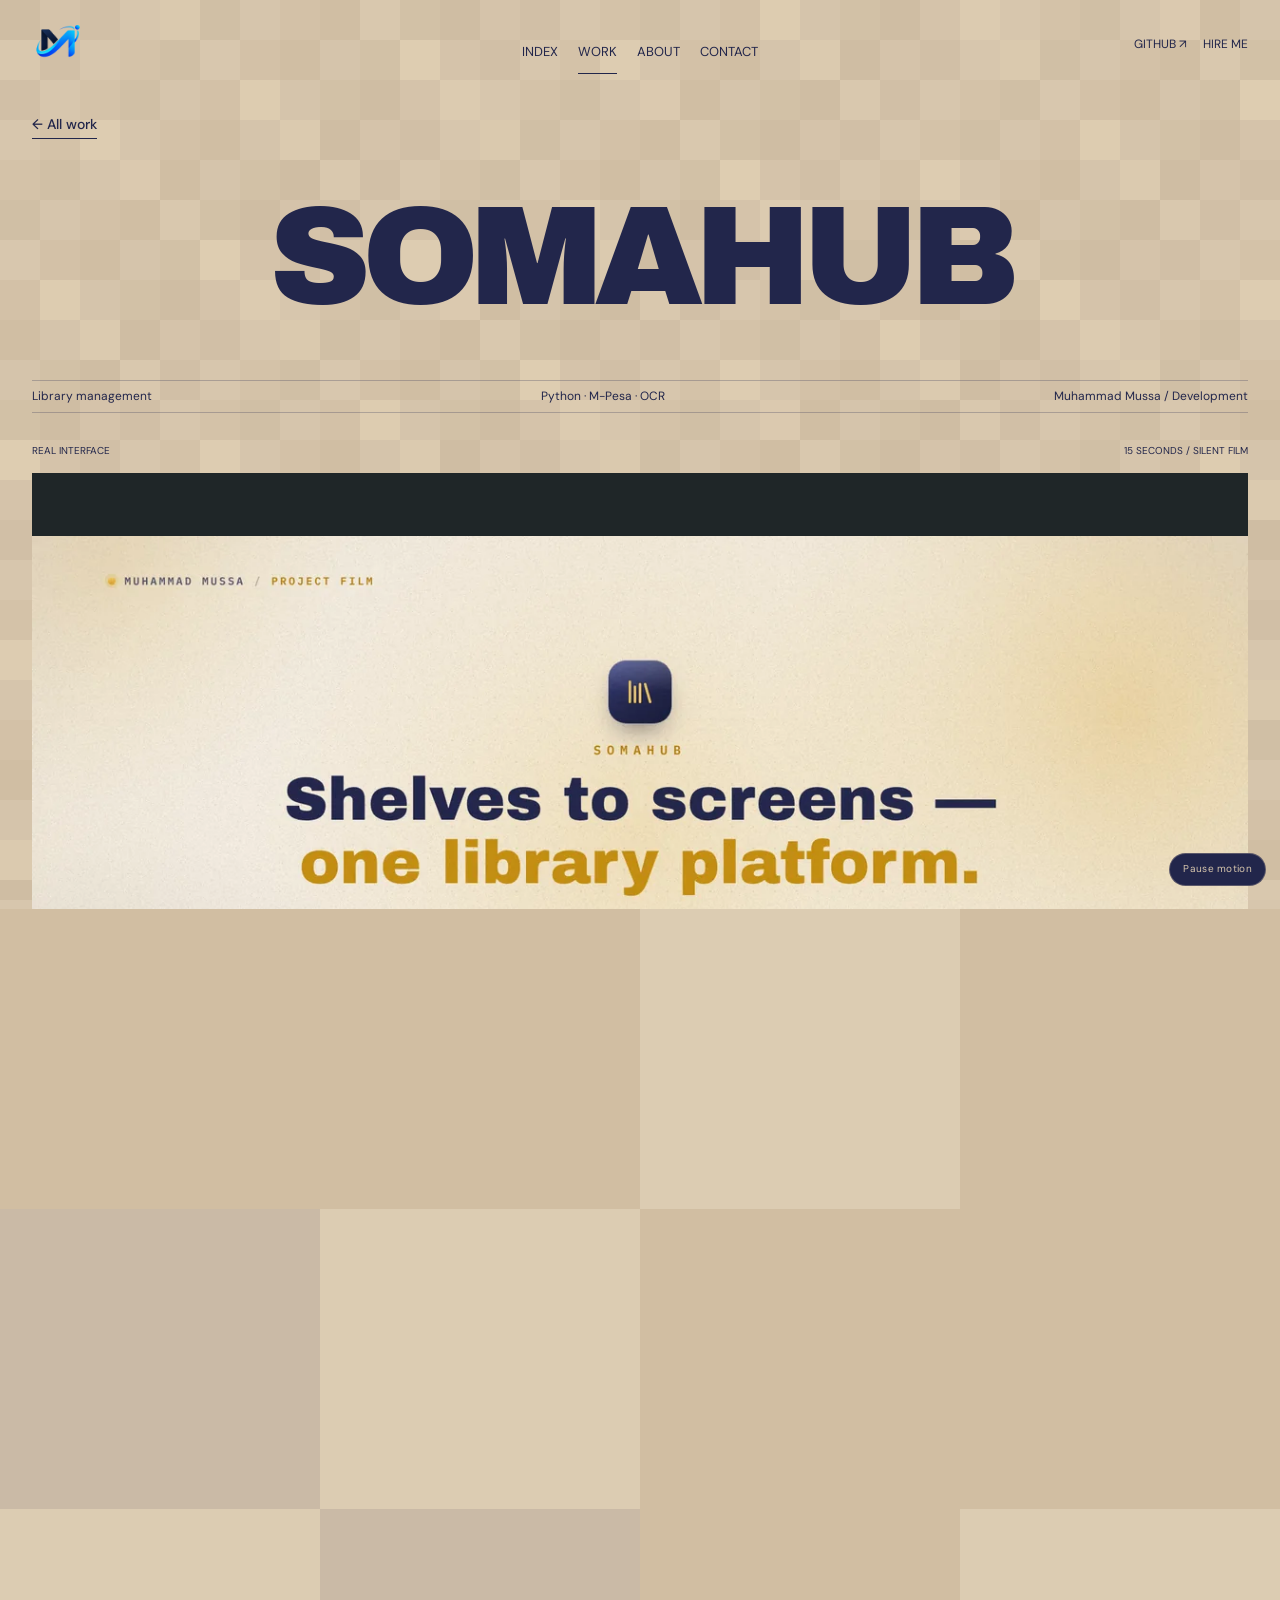
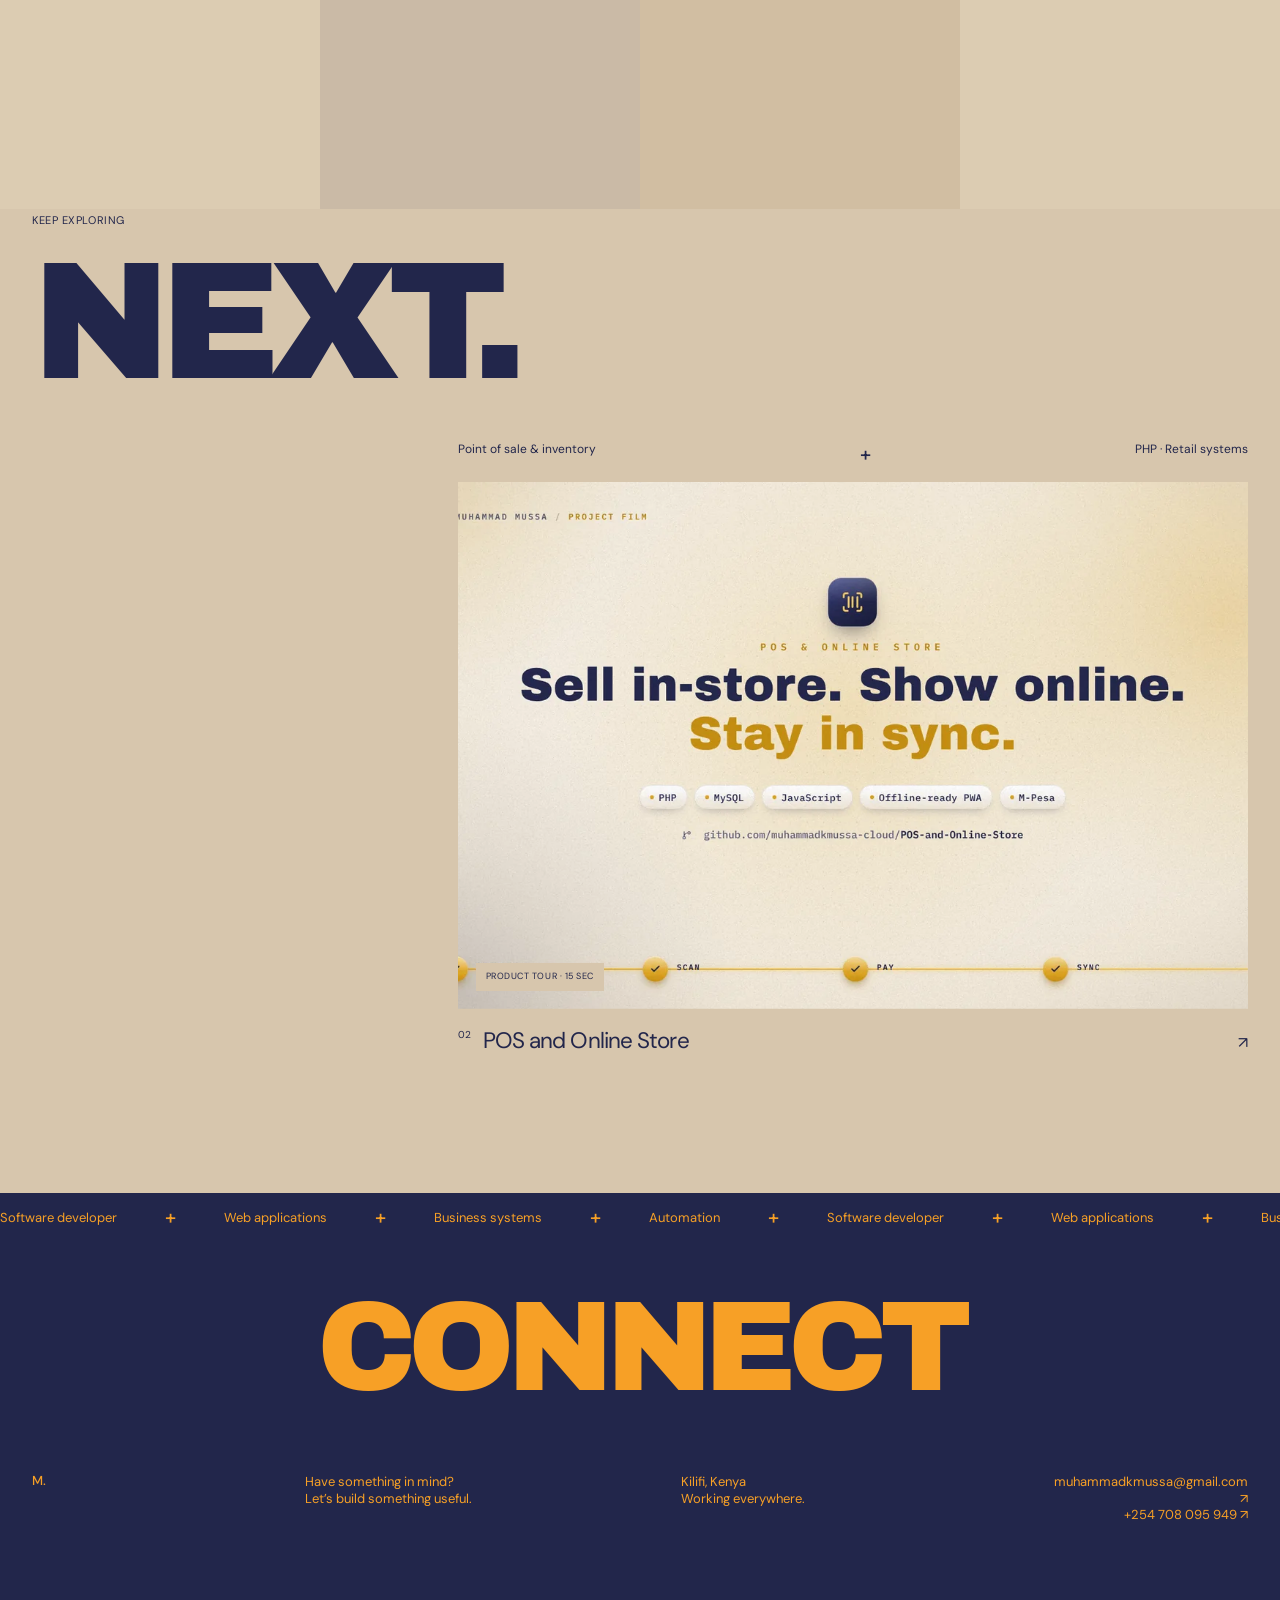
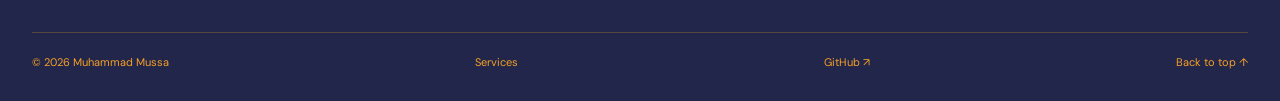
<file: somahub.html>
<!doctype html>
<html lang="en">
<head>
<meta charset="utf-8">
<meta name="google-site-verification" content="Sl_FcggNqOqrmM3ewUe0BzfCxvUKI7R7uHsIwT8NtXw">
<meta name="viewport" content="width=device-width, initial-scale=1">
<title>SomaHub — Muhammad Mussa</title>
<meta name="description" content="Muhammad Mussa is a full-stack software developer in Kilifi, Kenya — websites, custom software, POS & inventory, hotel, school, library, NGO and AI solutions with M-Pesa and WhatsApp integration.">
<link rel="canonical" href="https://muhammadmussa.vercel.app/somahub">
<meta property="og:type" content="website">
<meta property="og:title" content="SomaHub — Muhammad Mussa">
<meta property="og:description" content="Websites, custom software, POS & inventory, hotel, school, NGO and AI solutions for organisations in Kilifi and beyond.">
<meta property="og:url" content="https://muhammadmussa.vercel.app/somahub">
<meta property="og:image" content="https://muhammadmussa.vercel.app/assets/og-image-v2.png">
<meta name="twitter:card" content="summary_large_image">
<meta name="twitter:title" content="SomaHub — Muhammad Mussa">
<meta name="twitter:description" content="Websites, custom software, POS & inventory, hotel, school, NGO and AI solutions.">
<meta name="twitter:image" content="https://muhammadmussa.vercel.app/assets/og-image-v2.png">
<meta name="theme-color" content="#D7C6AD">
<link rel="icon" href="/assets/favicon.png" type="image/png">
<link rel="apple-touch-icon" href="/assets/apple-touch-icon.png">
<link rel="preconnect" href="https://fonts.googleapis.com">
<link rel="preconnect" href="https://fonts.gstatic.com" crossorigin>
<link href="https://fonts.googleapis.com/css2?family=IBM+Plex+Mono:wght@400;500&family=IBM+Plex+Sans:wght@400;500;600;700&display=swap" rel="stylesheet">
<script id="portfolio-assets">
// A new local URL on each navigation keeps Live Server from returning an old stylesheet.
window.portfolioAssetVersion = /^(localhost|127\.0\.0\.1)$/.test(location.hostname)
  ? Date.now().toString(36)
  : '20260929-hire-1';
for (const file of ['styles.css', 'premium.css', 'fidelity.css']) {
  document.write(`<link rel="stylesheet" href="/${file}?v=${window.portfolioAssetVersion}">`);
}
</script>
<noscript><link rel="stylesheet" href="/styles.css"><link rel="stylesheet" href="/premium.css"><link rel="stylesheet" href="/fidelity.css"></noscript>
<link href="https://fonts.googleapis.com/css2?family=Archivo+Black&family=DM+Sans:wght@400;500;600&family=Nothing+You+Could+Do&display=swap" rel="stylesheet">
<script type="application/ld+json">
{
  "@context": "https://schema.org",
  "@type": "Person",
  "name": "Muhammad Mussa",
  "jobTitle": "Software Developer",
  "address": {
    "@type": "PostalAddress",
    "addressLocality": "Kilifi",
    "addressCountry": "KE"
  },
  "email": "muhammadkmussa@gmail.com",
  "telephone": "+254708095949",
  "url": "https://muhammadmussa.vercel.app/",
  "sameAs": [
    "https://github.com/muhammadkmussa-cloud"
  ],
  "knowsAbout": [
    "Web Development",
    "Custom Software",
    "Business Systems",
    "POS and Inventory",
    "Hospitality Systems",
    "Education Systems",
    "Library Systems",
    "Artificial Intelligence",
    "Automation",
    "M-Pesa Integration",
    "WhatsApp Integration"
  ]
}
</script>
</head>
<body data-page="somahub"><a class="skip" href="#main">Skip to content</a><div class="mosaic" aria-hidden="true"></div><div class="page-curtain" aria-hidden="true"><div class="curtain-blocks"><i></i><i></i><i></i><i></i><i></i><i></i><i></i><i></i><i></i><i></i><i></i><i></i></div></div>
<header class="header"><a class="brand" href="/" aria-label="Muhammad Mussa home"><img src="/assets/logo-512.png" width="52" height="52" alt="Muhammad Mussa logo"></a><nav id="navLinks" aria-label="Primary"><a href="/">Index</a><a href="/work.html">Work</a><a href="/about.html">About</a><a href="/contact.html">Contact</a></nav><div class="header-actions"><a class="social-link" href="https://github.com/muhammadkmussa-cloud" target="_blank" rel="noopener">GitHub ↗</a><a class="hire-link" href="/assets/muhammad-mussa-resume.pdf" download>HIRE ME</a></div><button class="burger" id="burger" aria-label="Open navigation" aria-expanded="false" aria-controls="navLinks" hidden><span></span><span></span></button></header><button class="motion-toggle" type="button" aria-pressed="false" hidden>Pause motion</button><main id="main"><section class="wrap project-heading" id="top"><a class="text-link" href="/work.html">← All work</a><h1 class="display reveal">SomaHub</h1><div class="project-metadata"><span>Library management</span><span>Python · M-Pesa · OCR</span><span>Muhammad Mussa / Development</span></div></section><section class="wrap film-section reveal"><div class="film-label"><span>REAL INTERFACE</span><span>15 SECONDS / SILENT FILM</span></div><video class="workflow-film" controls muted loop playsinline preload="metadata" poster="/assets/films/somahub-film-poster.webp" aria-label="SomaHub product tour"><source src="/assets/films/somahub-film.mp4" type="video/mp4">Your browser does not support video. Read the workflow below.</video><p class="film-note">Product tour — recorded from the application's own interface, edited for this showcase.</p><ol class="workflow-summary"><li>Find a book</li><li>Select a member</li><li>Record the loan</li><li>Complete the return</li></ol></section><section class="wrap project-story reveal"><span class="micro">ABOUT THE PROJECT / 01</span><div><h2>Library management.</h2><p>Library management bringing circulation, fines, notifications and reporting together, with M-Pesa and OCR integrations.</p><a class="text-link" href="/contact.html">Discuss a similar project ↗</a></div></section><section class="wrap next-project"><span class="micro">KEEP EXPLORING</span><h2 class="display reveal">NEXT.</h2><article class="work-card reveal"><div class="card-kicker"><span>Point of sale & inventory</span><span class="spinning-cross" aria-hidden="true">+</span><span>PHP · Retail systems</span></div><a class="work-image pos" href="/khamis-computers.html" aria-label="Explore POS and Online Store"><img src="/assets/films/pos-and-online-store-film-poster.webp" width="1280" height="720" alt="Screenshot from the POS and Online Store product tour" loading="lazy"><span class="media-badge">Product tour · 15 sec</span><span class="view-orb" aria-hidden="true">View<br>project ↗</span></a><a class="card-caption" href="/khamis-computers.html"><sup>02</sup><h3>POS and Online Store</h3><span>↗</span></a></article></section></main><footer class="premium-footer" id="contact"><div class="ticker" aria-label="Software developer, web applications, business systems, automation"><div class="ticker-track" aria-hidden="true"><div><span>Software developer</span><i aria-hidden="true">+</i><span>Web applications</span><i aria-hidden="true">+</i><span>Business systems</span><i aria-hidden="true">+</i><span>Automation</span><i aria-hidden="true">+</i></div><div><span>Software developer</span><i aria-hidden="true">+</i><span>Web applications</span><i aria-hidden="true">+</i><span>Business systems</span><i aria-hidden="true">+</i><span>Automation</span><i aria-hidden="true">+</i></div></div></div><div class="wrap"><a class="connect display reveal" href="/contact.html"><span class="connect-line">C</span><span class="connect-line">ON</span><span class="connect-line">NECT</span></a><div class="footer-grid"><a href="/" class="footer-mark">M.</a><p>Have something in mind?<br>Let’s build something useful.</p><p>Kilifi, Kenya<br>Working everywhere.</p><div><a href="mailto:muhammadkmussa@gmail.com">muhammadkmussa@gmail.com ↗</a><a href="tel:+254708095949">+254 708 095 949 ↗</a></div></div><div class="footer-base"><span>© <span id="year">2026</span> Muhammad Mussa</span><a href="/services.html">Services</a><a href="https://github.com/muhammadkmussa-cloud" target="_blank" rel="noopener">GitHub ↗</a><a href="#top">Back to top ↑</a></div></div></footer><script id="portfolio-scripts">
for (const file of ['script.js', 'motion.js', 'interactions.js']) {
  const tag = document.createElement('script');
  tag.src = `/${file}?v=${window.portfolioAssetVersion}`;
  tag.async = false;
  document.body.append(tag);
}
</script></body></html>
</file>
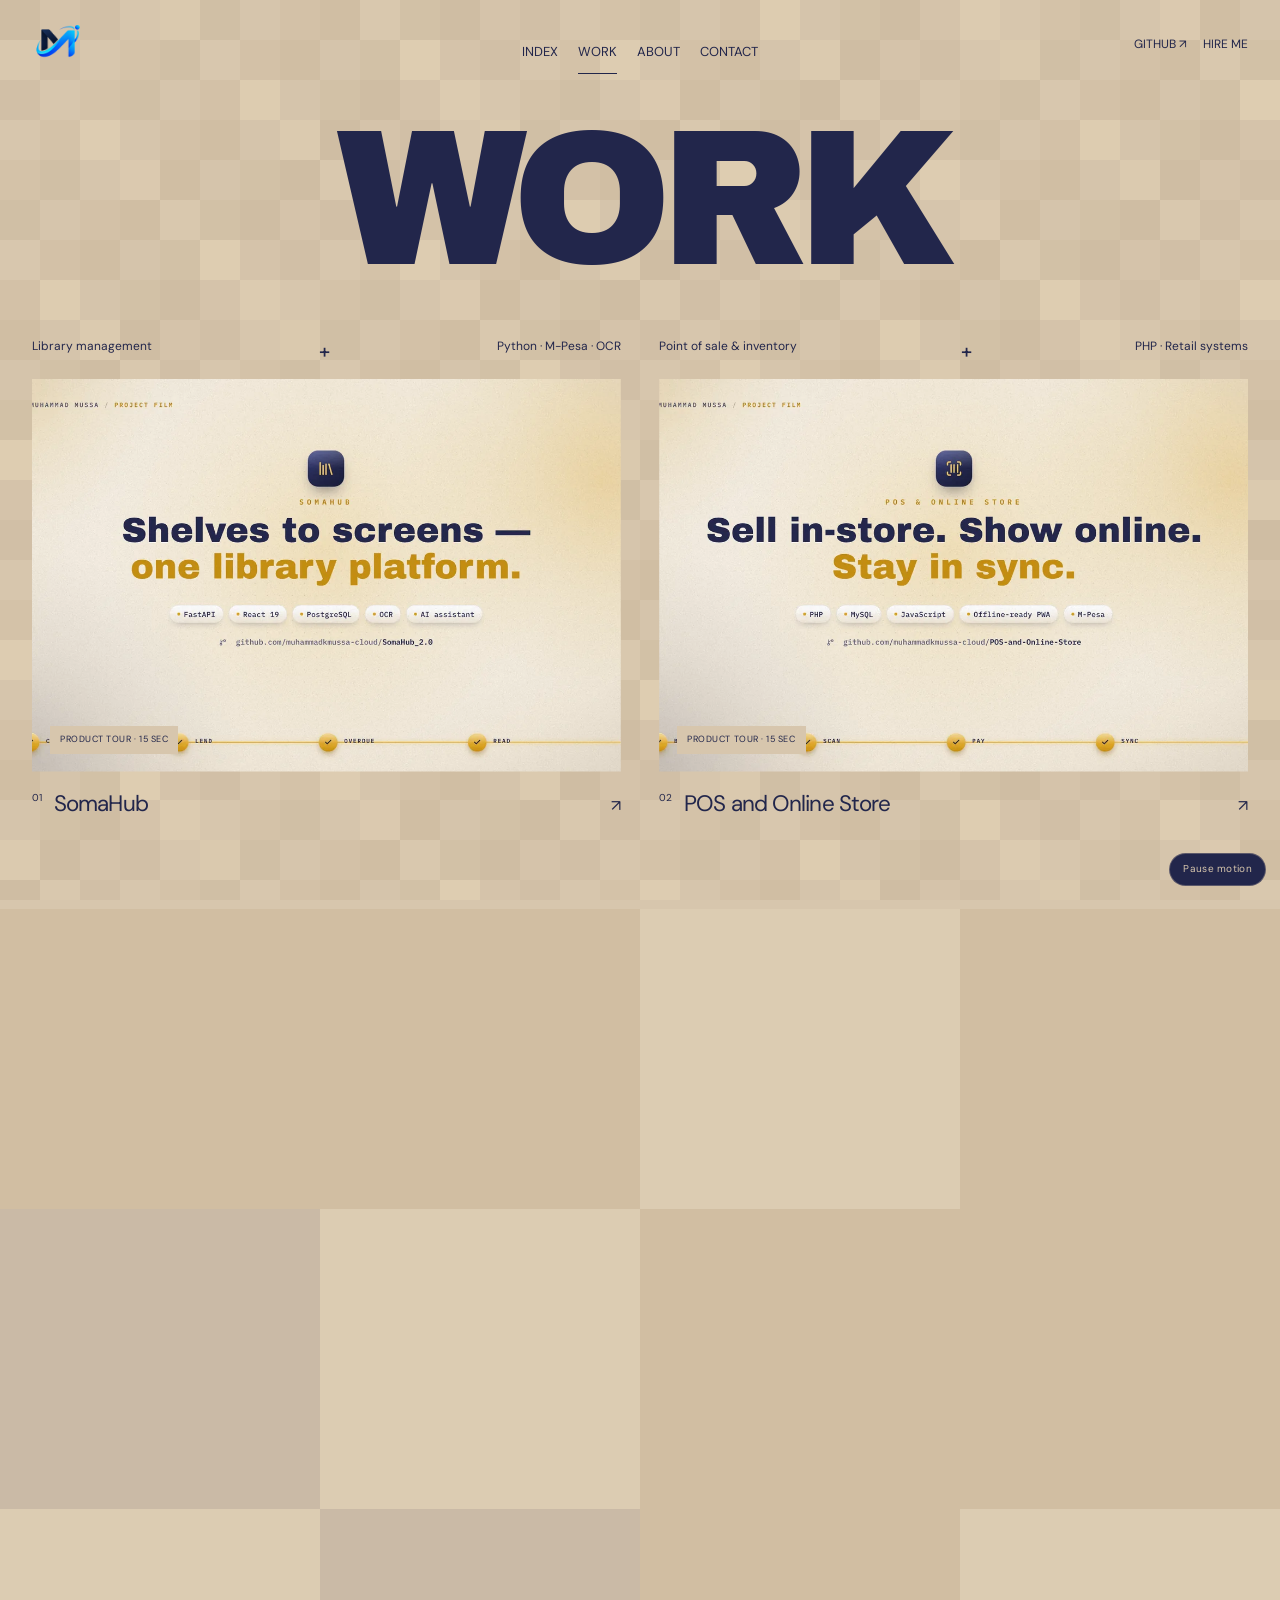
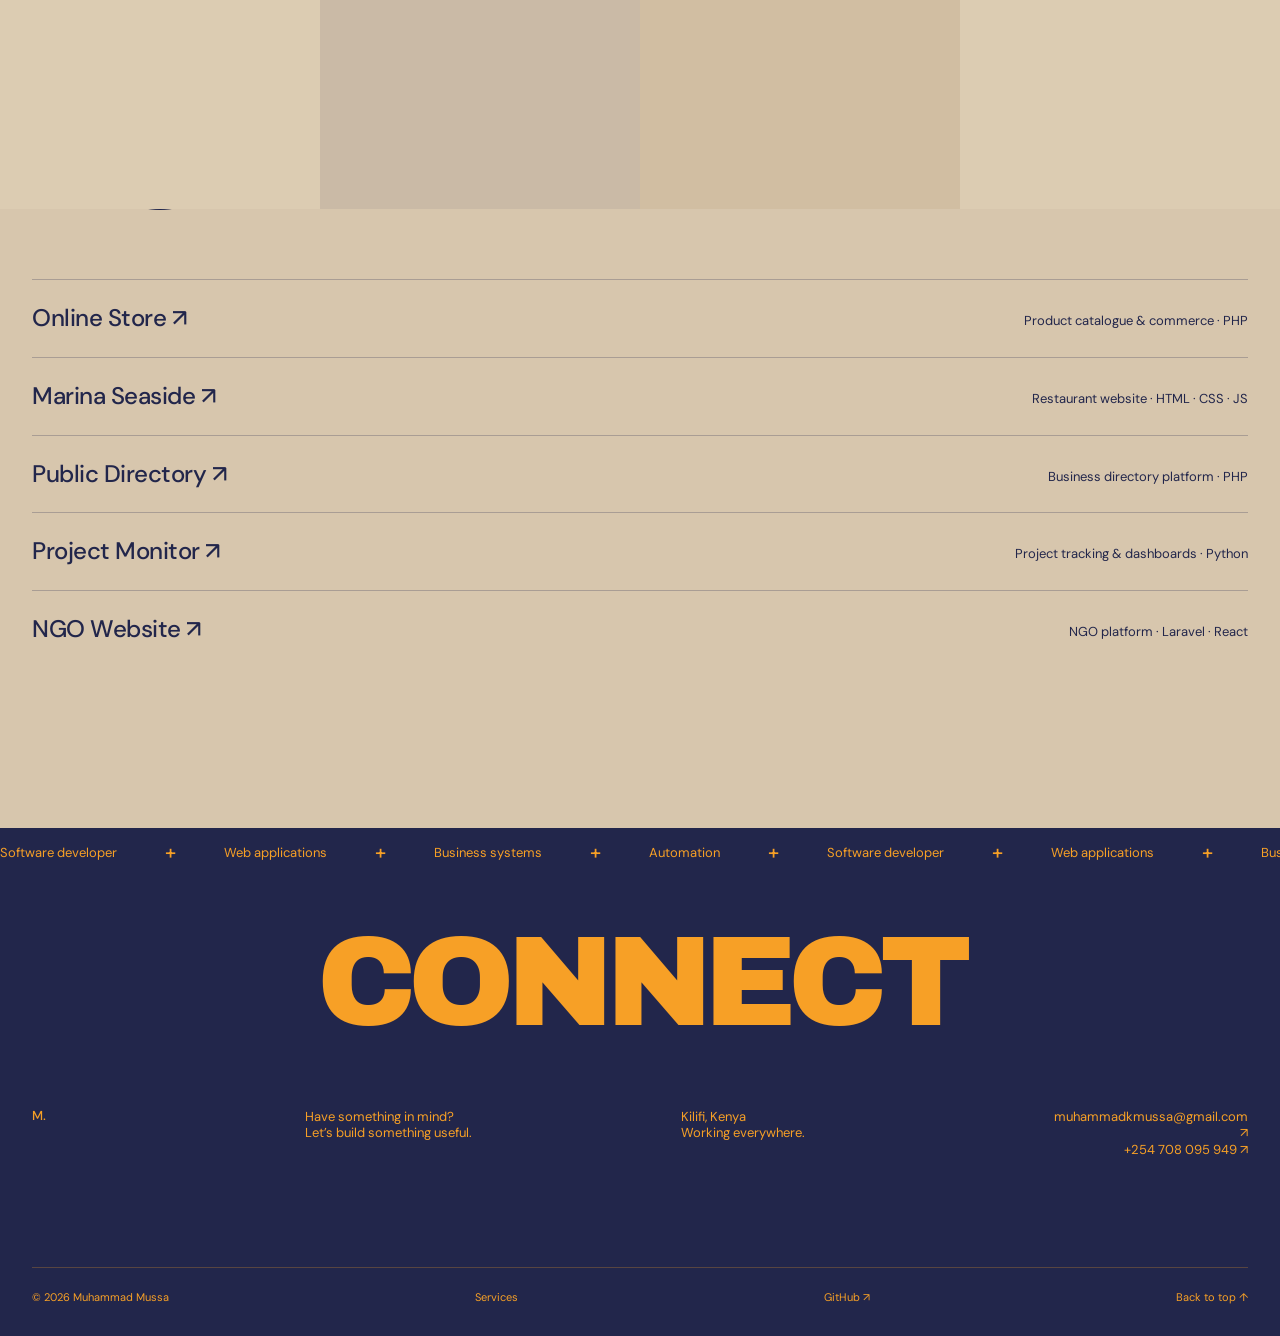
<file: work.html>
<!doctype html>
<html lang="en">
<head>
<meta charset="utf-8">
<meta name="google-site-verification" content="Sl_FcggNqOqrmM3ewUe0BzfCxvUKI7R7uHsIwT8NtXw">
<meta name="viewport" content="width=device-width, initial-scale=1">
<title>Selected work — Muhammad Mussa</title>
<meta name="description" content="Muhammad Mussa is a full-stack software developer in Kilifi, Kenya — websites, custom software, POS & inventory, hotel, school, library, NGO and AI solutions with M-Pesa and WhatsApp integration.">
<link rel="canonical" href="https://muhammadmussa.vercel.app/work">
<meta property="og:type" content="website">
<meta property="og:title" content="Selected work — Muhammad Mussa">
<meta property="og:description" content="Websites, custom software, POS & inventory, hotel, school, NGO and AI solutions for organisations in Kilifi and beyond.">
<meta property="og:url" content="https://muhammadmussa.vercel.app/work">
<meta property="og:image" content="https://muhammadmussa.vercel.app/assets/og-image-v2.png">
<meta name="twitter:card" content="summary_large_image">
<meta name="twitter:title" content="Selected work — Muhammad Mussa">
<meta name="twitter:description" content="Websites, custom software, POS & inventory, hotel, school, NGO and AI solutions.">
<meta name="twitter:image" content="https://muhammadmussa.vercel.app/assets/og-image-v2.png">
<meta name="theme-color" content="#D7C6AD">
<link rel="icon" href="/assets/favicon.png" type="image/png">
<link rel="apple-touch-icon" href="/assets/apple-touch-icon.png">
<link rel="preconnect" href="https://fonts.googleapis.com">
<link rel="preconnect" href="https://fonts.gstatic.com" crossorigin>
<link href="https://fonts.googleapis.com/css2?family=IBM+Plex+Mono:wght@400;500&family=IBM+Plex+Sans:wght@400;500;600;700&display=swap" rel="stylesheet">
<script id="portfolio-assets">
// A new local URL on each navigation keeps Live Server from returning an old stylesheet.
window.portfolioAssetVersion = /^(localhost|127\.0\.0\.1)$/.test(location.hostname)
  ? Date.now().toString(36)
  : '20260929-hire-1';
for (const file of ['styles.css', 'premium.css', 'fidelity.css']) {
  document.write(`<link rel="stylesheet" href="/${file}?v=${window.portfolioAssetVersion}">`);
}
</script>
<noscript><link rel="stylesheet" href="/styles.css"><link rel="stylesheet" href="/premium.css"><link rel="stylesheet" href="/fidelity.css"></noscript>
<link href="https://fonts.googleapis.com/css2?family=Archivo+Black&family=DM+Sans:wght@400;500;600&family=Nothing+You+Could+Do&display=swap" rel="stylesheet">
<script type="application/ld+json">
{
  "@context": "https://schema.org",
  "@type": "Person",
  "name": "Muhammad Mussa",
  "jobTitle": "Software Developer",
  "address": {
    "@type": "PostalAddress",
    "addressLocality": "Kilifi",
    "addressCountry": "KE"
  },
  "email": "muhammadkmussa@gmail.com",
  "telephone": "+254708095949",
  "url": "https://muhammadmussa.vercel.app/",
  "sameAs": [
    "https://github.com/muhammadkmussa-cloud"
  ],
  "knowsAbout": [
    "Web Development",
    "Custom Software",
    "Business Systems",
    "POS and Inventory",
    "Hospitality Systems",
    "Education Systems",
    "Library Systems",
    "Artificial Intelligence",
    "Automation",
    "M-Pesa Integration",
    "WhatsApp Integration"
  ]
}
</script>
</head>
<body data-page="work"><a class="skip" href="#main">Skip to content</a><div class="mosaic" aria-hidden="true"></div><div class="page-curtain" aria-hidden="true"><div class="curtain-blocks"><i></i><i></i><i></i><i></i><i></i><i></i><i></i><i></i><i></i><i></i><i></i><i></i></div></div>
<header class="header"><a class="brand" href="/" aria-label="Muhammad Mussa home"><img src="/assets/logo-512.png" width="52" height="52" alt="Muhammad Mussa logo"></a><nav id="navLinks" aria-label="Primary"><a href="/">Index</a><a href="/work.html">Work</a><a href="/about.html">About</a><a href="/contact.html">Contact</a></nav><div class="header-actions"><a class="social-link" href="https://github.com/muhammadkmussa-cloud" target="_blank" rel="noopener">GitHub ↗</a><a class="hire-link" href="/assets/muhammad-mussa-resume.pdf" download>HIRE ME</a></div><button class="burger" id="burger" aria-label="Open navigation" aria-expanded="false" aria-controls="navLinks" hidden><span></span><span></span></button></header><button class="motion-toggle" type="button" aria-pressed="false" hidden>Pause motion</button><main id="main"><section class="wrap page-heading" id="top"><span class="micro">IDEAS TURNED INTO WORKING SOFTWARE</span><h1 class="display reveal">WORK</h1></section><section class="wrap work-grid gallery"><article class="work-card reveal"><div class="card-kicker"><span>Library management</span><span class="spinning-cross" aria-hidden="true">+</span><span>Python · M-Pesa · OCR</span></div><a class="work-image library" href="/somahub.html" aria-label="Explore SomaHub"><img src="/assets/films/somahub-film-poster.webp" width="1280" height="720" alt="Screenshot from the SomaHub product tour" loading="lazy"><span class="media-badge">Product tour · 15 sec</span><span class="view-orb" aria-hidden="true">View<br>project ↗</span></a><a class="card-caption" href="/somahub.html"><sup>01</sup><h3>SomaHub</h3><span>↗</span></a></article><article class="work-card reveal"><div class="card-kicker"><span>Point of sale & inventory</span><span class="spinning-cross" aria-hidden="true">+</span><span>PHP · Retail systems</span></div><a class="work-image pos" href="/khamis-computers.html" aria-label="Explore POS and Online Store"><img src="/assets/films/pos-and-online-store-film-poster.webp" width="1280" height="720" alt="Screenshot from the POS and Online Store product tour" loading="lazy"><span class="media-badge">Product tour · 15 sec</span><span class="view-orb" aria-hidden="true">View<br>project ↗</span></a><a class="card-caption" href="/khamis-computers.html"><sup>02</sup><h3>POS and Online Store</h3><span>↗</span></a></article><article class="work-card reveal"><div class="card-kicker"><span>School management</span><span class="spinning-cross" aria-hidden="true">+</span><span>React · FastAPI · Python</span></div><a class="work-image school" href="/school-system.html" aria-label="Explore School Management System"><img src="/assets/films/school-system-film-poster.webp" width="1280" height="720" alt="Screenshot from the School Management System product tour" loading="lazy"><span class="media-badge">Product tour · 15 sec</span><span class="view-orb" aria-hidden="true">View<br>project ↗</span></a><a class="card-caption" href="/school-system.html"><sup>03</sup><h3>School Management System</h3><span>↗</span></a></article></section><section class="wrap project-archive"><h2 class="display reveal">ALSO<br>BUILT.</h2><div class="archive">
<div>
<h3><a href="https://github.com/muhammadkmussa-cloud/ONLINE-STORE" target="_blank" rel="noopener">Online Store ↗</a></h3>
<p>Product catalogue &amp; commerce · PHP</p></div>
<div>
<h3><a href="https://github.com/muhammadkmussa-cloud/MARINA-SEASIDE" target="_blank" rel="noopener">Marina Seaside ↗</a></h3>
<p>Restaurant website · HTML · CSS · JS</p></div>
<div>
<h3><a href="https://github.com/muhammadkmussa-cloud/Public-Directory" target="_blank" rel="noopener">Public Directory ↗</a></h3>
<p>Business directory platform · PHP</p></div>
<div>
<h3><a href="https://github.com/muhammadkmussa-cloud/Project-Monitor-for-cPanel" target="_blank" rel="noopener">Project Monitor ↗</a></h3>
<p>Project tracking &amp; dashboards · Python</p></div>
<div>
<h3><a href="https://github.com/muhammadkmussa-cloud/NGO-Website" target="_blank" rel="noopener">NGO Website ↗</a></h3>
<p>NGO platform · Laravel · React</p></div></div></section></main><footer class="premium-footer" id="contact"><div class="ticker" aria-label="Software developer, web applications, business systems, automation"><div class="ticker-track" aria-hidden="true"><div><span>Software developer</span><i aria-hidden="true">+</i><span>Web applications</span><i aria-hidden="true">+</i><span>Business systems</span><i aria-hidden="true">+</i><span>Automation</span><i aria-hidden="true">+</i></div><div><span>Software developer</span><i aria-hidden="true">+</i><span>Web applications</span><i aria-hidden="true">+</i><span>Business systems</span><i aria-hidden="true">+</i><span>Automation</span><i aria-hidden="true">+</i></div></div></div><div class="wrap"><a class="connect display reveal" href="/contact.html"><span class="connect-line">C</span><span class="connect-line">ON</span><span class="connect-line">NECT</span></a><div class="footer-grid"><a href="/" class="footer-mark">M.</a><p>Have something in mind?<br>Let’s build something useful.</p><p>Kilifi, Kenya<br>Working everywhere.</p><div><a href="mailto:muhammadkmussa@gmail.com">muhammadkmussa@gmail.com ↗</a><a href="tel:+254708095949">+254 708 095 949 ↗</a></div></div><div class="footer-base"><span>© <span id="year">2026</span> Muhammad Mussa</span><a href="/services.html">Services</a><a href="https://github.com/muhammadkmussa-cloud" target="_blank" rel="noopener">GitHub ↗</a><a href="#top">Back to top ↑</a></div></div></footer><script id="portfolio-scripts">
for (const file of ['script.js', 'motion.js', 'interactions.js']) {
  const tag = document.createElement('script');
  tag.src = `/${file}?v=${window.portfolioAssetVersion}`;
  tag.async = false;
  document.body.append(tag);
}
</script></body></html>
</file>
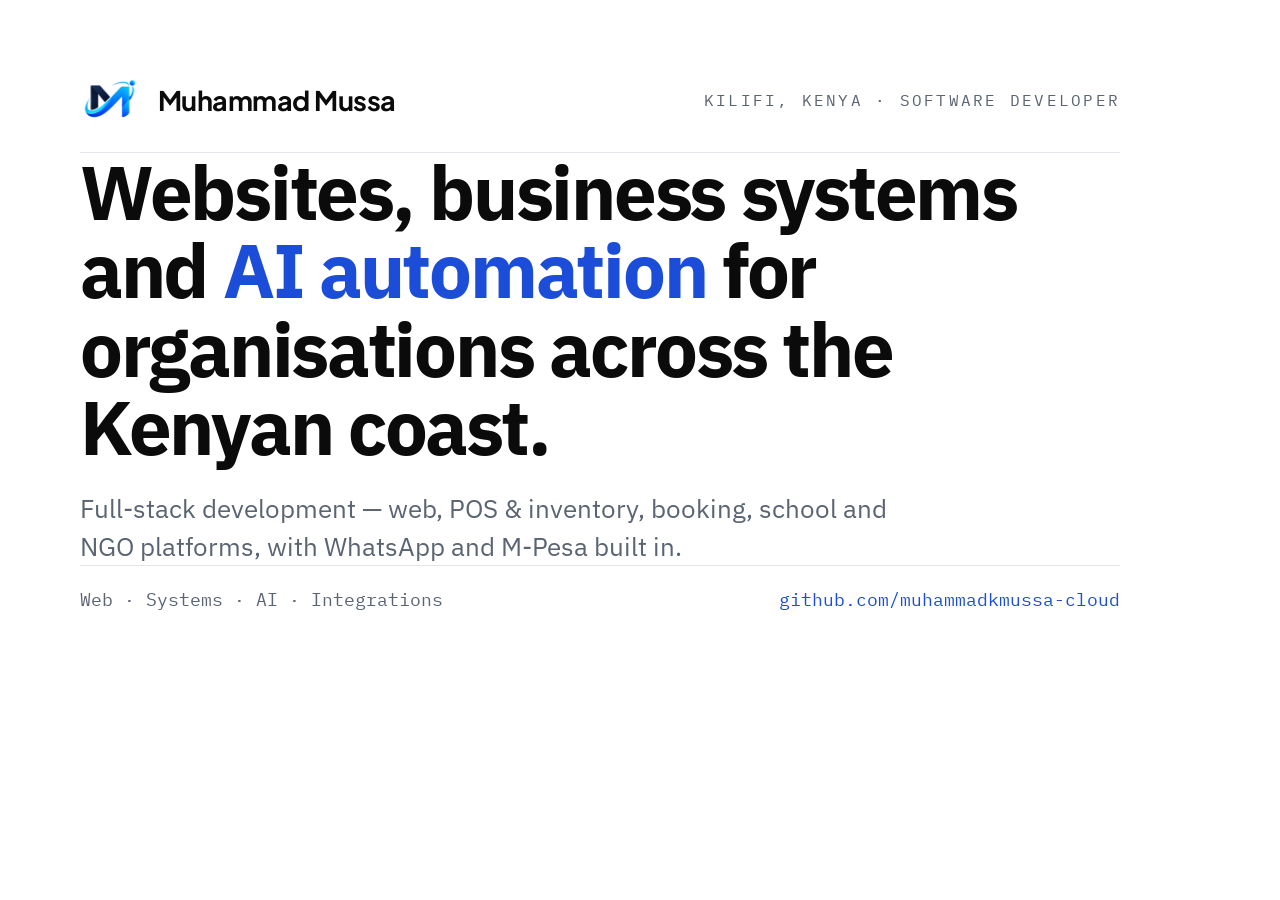
<file: assets/og-image.html>
<!doctype html>
<html lang="en">
<head>
<meta charset="utf-8">
<style>
  @import url('https://fonts.googleapis.com/css2?family=IBM+Plex+Mono:wght@500&family=IBM+Plex+Sans:wght@400;500;600;700&family=Plus+Jakarta+Sans:wght@700;800&display=swap');
  *{box-sizing:border-box;margin:0}
  body{width:1200px;height:630px;background:#FFFFFF;color:#0B0B0C;font-family:'IBM Plex Sans',Arial,sans-serif;overflow:hidden;position:relative}
  .wrap{position:relative;height:100%;padding:70px 80px;display:flex;flex-direction:column;justify-content:space-between}
  .top{display:flex;justify-content:space-between;align-items:center;border-bottom:1px solid #E3E6EA;padding-bottom:22px}
  .brand{display:flex;align-items:center;gap:18px}
  .brand img{width:60px;height:60px;object-fit:contain;display:block}
  .bn{font-family:'Plus Jakarta Sans',Arial,sans-serif;font-size:27px;font-weight:700;letter-spacing:-.02em;color:#0B0B0C}
  .loc{font-family:'IBM Plex Mono',monospace;font-size:16px;letter-spacing:.14em;text-transform:uppercase;color:#5A6472}
  h1{font-size:76px;line-height:1.03;letter-spacing:-.03em;font-weight:700;max-width:1000px}
  h1 span{color:#1B4DD8}
  .sub{color:#5A6472;font-size:26px;margin-top:24px;max-width:840px;line-height:1.45}
  .bottom{display:flex;justify-content:space-between;align-items:flex-end;border-top:1px solid #E3E6EA;padding-top:22px}
  .tags{font-family:'IBM Plex Mono',monospace;font-size:18px;color:#5A6472}
  .gh{font-family:'IBM Plex Mono',monospace;font-size:18px;color:#1B4DD8}
</style>
</head>
<body>
  <div class="wrap">
    <div class="top">
      <div class="brand"><img src="logo-512.png" alt=""><span class="bn">Muhammad Mussa</span></div>
      <div class="loc">Kilifi, Kenya · Software Developer</div>
    </div>
    <div>
      <h1>Websites, business systems and <span>AI automation</span> for organisations across the Kenyan coast.</h1>
      <p class="sub">Full-stack development — web, POS &amp; inventory, booking, school and NGO platforms, with WhatsApp and M-Pesa built in.</p>
    </div>
    <div class="bottom">
      <div class="tags">Web · Systems · AI · Integrations</div>
      <div class="gh">github.com/muhammadkmussa-cloud</div>
    </div>
  </div>
</body>
</html>
</file>
<file: styles.css>
:root {
  --paper:#f8f9fb;
  --white:#fff;
  --ink:#182126;
  --muted:#58636b;
  --blue:#1b4dd8;
  --blue-dark:#153ba8;
  --line:#dce1e5;
  --mono:'IBM Plex Mono',monospace;
  --sans:'IBM Plex Sans',system-ui,sans-serif;
  --wrap:1160px}

* {
  box-sizing:border-box}
html {
  scroll-behavior:smooth;
  scroll-padding-top:100px}
body {
  margin:0;
  background:var(--paper);
  color:var(--ink);
  font-family:var(--sans);
  font-size:17px;
  line-height:1.65;
  -webkit-font-smoothing:antialiased}
a {
  color:inherit;
  text-decoration:none}
button,input,textarea {
  font:inherit}
button,a,input,textarea,summary {
  -webkit-tap-highlight-color:transparent}
button,a {
  touch-action:manipulation}
button {
  cursor:pointer}
img {
  max-width:100%;
  height:auto}
h1,h2,h3,p {
  margin:0}
h1,h2,h3 {
  line-height:1.12;
  font-weight:500;
  letter-spacing:-.045em}
h1 {
  font-size:clamp(2.8rem,5.1vw,4.4rem)}
h2 {
  font-size:clamp(2rem,3.4vw,3rem)}
h3 {
  font-size:1.5rem}
em {
  font-style:normal;
  color:var(--blue)}
p {
  color:var(--muted)}
a,button {
  transition:color .18s,background .18s,border-color .18s,box-shadow .18s}
a:hover {
  color:var(--blue)}
:focus-visible {
  outline:3px solid var(--blue);
  outline-offset:5px}
::selection {
  background:#dce5ff;
  color:#132659}
[hidden] {
  display:none!important}
.wrap {
  width:min(var(--wrap),calc(100% - 96px));
  margin-inline:auto}
.section {
  padding-block:100px}
.eyebrow,.small-label {
  font-family:var(--mono);
  font-size:.69rem;
  letter-spacing:.075em;
  text-transform:uppercase;
  font-weight:500}
.eyebrow {
  color:var(--muted)}
.skip {
  position:fixed;
  left:16px;
  top:-100px;
  padding:12px 20px;
  background:var(--blue);
  color:white;
  z-index:100}
.skip:focus {
  top:12px;
  color:white}
.header {
  position:sticky;
  top:0;
  z-index:20;
  background:rgba(248,249,251,.97);
  border-bottom:1px solid var(--line)}
.header-inner {
  height:88px;
  display:flex;
  justify-content:space-between;
  align-items:center;
  gap:24px}
.brand {
  display:flex;
  align-items:center;
  gap:14px;
  font-size:.95rem;
  font-weight:600;
  line-height:1.3}
.brand-role {
  display:block;
  font-weight:400;
  font-size:.72rem;
  color:var(--muted);
  margin-top:4px}
nav {
  display:flex;
  align-items:center;
  gap:32px;
  font-size:.84rem}
nav a {
  padding-block:10px}
nav a[aria-current] {
  color:var(--blue)}
.nav-contact {
  border-bottom:1px solid var(--ink)}
.nav-contact span {
  margin-left:14px}
.burger {
  border:1px solid var(--line);
  background:transparent;
  width:44px;
  height:44px;
  padding:12px;
  display:none}
.burger span {
  display:block;
  height:2px;
  background:var(--ink);
  margin:5px 0}
.hero {
  padding-top:38px}
.hero-top {
  display:flex;
  justify-content:space-between;
  align-items:center;
  gap:20px}
.availability {
  font-size:.72rem;
  color:var(--muted);
  display:flex;
  align-items:center;
  gap:8px}
.availability i {
  width:6px;
  height:6px;
  border-radius:50%;
  background:#347654}
.hero-grid {
  display:grid;
  grid-template-columns:1.18fr 1fr;
  gap:60px;
  align-items:center;
  padding:65px 0 70px}
.hero h1 {
  font-size:clamp(2.8rem,4.6vw,4rem);
  line-height:1.08}
.hero-intro {
  max-width:43ch;
  font-size:1.1rem;
  margin-top:26px;
  line-height:1.7}
.actions {
  display:flex;
  flex-wrap:wrap;
  align-items:center;
  gap:24px;
  margin-top:30px}
.btn {
  display:inline-flex;
  align-items:center;
  justify-content:center;
  gap:30px;
  padding:13px 22px;
  font-size:.88rem;
  font-weight:500;
  border:1px solid transparent;
  border-radius:3px;
  min-height:48px}
.btn-blue {
  background:var(--blue);
  color:white}
.btn-blue:hover {
  background:var(--blue-dark);
  color:white}
.btn-light {
  border-color:#c8d0da;
  background:white;
  color:var(--ink)}
.btn-light:hover {
  border-color:var(--blue);
  color:var(--blue)}
.text-link {
  display:inline-flex;
  align-items:center;
  gap:20px;
  font-size:.86rem;
  font-weight:500;
  padding-block:8px;
  border-bottom:1px solid var(--line)}
.text-link span {
  transition:transform .18s}
.text-link:hover span {
  transform:translate(2px,-2px)}
.hero-footnote {
  font-size:.74rem;
  margin-top:24px}
.hero-feature {
  background:#e9edf6;
  border:1px solid #dbe2ef;
  padding:24px 26px 22px;
  min-height:365px;
  display:flex;
  flex-direction:column;
  position:relative;
  overflow:hidden;
  border-radius:4px;
  color:var(--ink)}
.hero-feature:hover {
  color:var(--ink);
  border-color:#9baed8;
  box-shadow:0 10px 28px #182c5710}
.feature-top,.feature-bottom {
  display:flex;
  justify-content:space-between;
  gap:12px;
  align-items:center}
.feature-top .eyebrow {
  color:#4e607d}
.circle-arrow {
  display:grid;
  place-items:center;
  width:30px;
  height:30px;
  border:1px solid #bec9dd;
  border-radius:50%}
.feature-bottom {
  align-items:flex-end;
  margin-top:auto}
.feature-bottom h2 {
  font-size:1.5rem;
  margin-bottom:5px}
.feature-bottom p {
  font-size:.74rem;
  max-width:25ch}
.feature-bottom .small-label {
  font-size:.55rem;
  color:#4e607d;
  max-width:14ch;
  text-align:right}
.book-art {
  position:relative;
  height:218px;
  align-self:center;
  width:280px;
  transform:rotate(-9deg)}
.book {
  position:absolute;
  display:flex;
  align-items:flex-end;
  justify-content:space-between;
  writing-mode:vertical-rl;
  transform:rotate(180deg);
  height:156px;
  width:64px;
  background:#2854c8;
  color:#e9eeff;
  padding:12px;
  font:500 .61rem var(--mono);
  box-shadow:5px -5px 0 #ccd5e8;
  border-left:1px solid #ffffff40;
  border-radius:2px}
.b1 {
  left:25px;
  top:37px;
  background:#94a9d6;
  color:#1d356c}
.b2 {
  left:98px;
  top:24px;
  background:#537acb}
.b3 {
  left:171px;
  top:10px;
  background:#1b4dd8;
  font-family:var(--sans);
  font-size:1.25rem;
  font-weight:600}
.client-strip {
  display:grid;
  grid-template-columns:160px 1fr;
  gap:24px;
  border-top:1px solid var(--line);
  border-bottom:1px solid var(--line);
  padding:26px 0;
  align-items:center}
.client-strip>div {
  display:flex;
  justify-content:space-between;
  gap:24px;
  flex-wrap:wrap}
.client-strip a {
  font-size:.86rem;
  font-weight:500}
.section-heading {
  display:flex;
  justify-content:space-between;
  align-items:flex-end;
  gap:50px;
  margin-bottom:38px}
.section-heading .eyebrow {
  margin-bottom:18px}
.section-heading>p,.section-heading>div:last-child:not(:first-child) {
  max-width:340px;
  font-size:.95rem}
.section-heading .text-link {
  margin-top:14px}
.project {
  min-width:0}
.project-featured {
  display:grid;
  grid-template-columns:1.4fr 1fr;
  border:1px solid var(--line);
  background:white;
  border-radius:4px;
  overflow:hidden;
  margin-bottom:34px}
.project-art {
  display:flex;
  flex-direction:column;
  position:relative;
  padding:28px 32px;
  min-height:310px;
  overflow:hidden}
.art-label {
  font:500 .64rem var(--mono);
  text-transform:uppercase;
  letter-spacing:.08em;
  z-index:1}
.library-art {
  background:#173caa;
  color:#edf2ff;
  min-height:380px}
.library-art:hover {
  color:white;
  background:#123699}
.library-graphic {
  font-size:clamp(2.4rem,4vw,3.8rem);
  font-weight:500;
  line-height:1;
  letter-spacing:-.045em;
  margin:auto 0;
  padding:28px 0;
  display:flex;
  flex-direction:column}
.outline-word {
  color:#b5c7ff}
.art-bottom {
  display:flex;
  justify-content:space-between;
  align-items:center;
  font:400 .7rem var(--mono);
  border-top:1px solid #ffffff40;
  padding-top:16px;
  gap:15px}
.art-bottom>span:last-child {
  font-size:1.5rem;
  line-height:1}
.project-copy {
  padding:30px 0 0}
.project-featured .project-copy {
  padding:42px;
  align-self:center}
.project-copy .eyebrow {
  font-size:.62rem}
.project-copy h3 {
  margin-top:14px;
  margin-bottom:16px;
  font-size:1.8rem}
.project-copy>p {
  font-size:.94rem;
  max-width:48ch}
.tags {
  list-style:none;
  margin:22px 0;
  padding:0;
  display:flex;
  flex-wrap:wrap;
  gap:8px}
.tags li {
  font:400 .65rem var(--mono);
  color:#52616c;
  padding:5px 9px;
  background:#edf1f6;
  border-radius:2px}
.project-role {
  font-size:.75rem;
  margin:22px 0}
.project-role dt {
  color:var(--muted)}
.project-role dd {
  margin:4px 0 0}
.project-grid {
  display:grid;
  grid-template-columns:1fr 1fr;
  gap:34px}
.project-grid .project-art {
  border-radius:4px}
.retail-art {
  background:#e7e9df;
  color:#384138}
.retail-art:hover {
  color:#273a29;
  background:#e0e5d5}
.retail-graphic {
  display:flex;
  align-items:center;
  justify-content:center;
  gap:35px;
  margin:auto;
  font-size:2.5rem;
  line-height:1.05;
  letter-spacing:-.04em;
  padding:28px 0}
.retail-graphic strong {
  font-weight:500;
  color:#536a41}
.retail-symbol {
  font-size:7rem;
  line-height:1;
  font-weight:400}
.retail-art .art-bottom {
  border-color:#bdc6b7}
.charity-art {
  background:#efe6de;
  color:#493c35}
.charity-art:hover {
  color:#493c35;
  background:#ebdfd4}
.charity-graphic {
  position:relative;
  margin:auto 0;
  padding:35px 0;
  display:grid;
  place-items:center;
  min-height:190px}
.charity-graphic>div {
  font-size:2.3rem;
  line-height:1.13;
  letter-spacing:-.04em;
  z-index:1}
.charity-graphic em {
  color:#865338}
.orbit {
  position:absolute;
  width:190px;
  height:190px;
  border:1px solid #b99d84;
  border-radius:50%;
  right:5%;
  opacity:.6}
.orbit:before,.orbit:after {
  content:'';
  position:absolute;
  inset:20px;
  border:1px solid #b99d84;
  border-radius:50%}
.orbit:after {
  inset:40px}
.charity-art .art-bottom {
  border-color:#cdbbad}
.more-work {
  margin-top:44px;
  border-top:1px solid var(--line);
  border-bottom:1px solid var(--line)}
summary {
  cursor:pointer;
  list-style:none;
  display:flex;
  justify-content:space-between;
  align-items:center;
  gap:22px;
  padding:22px 0;
  font-size:.95rem}
summary::-webkit-details-marker {
  display:none}
summary>span {
  font-size:1.25rem;
  font-weight:400;
  transition:transform .18s}
details[open]>summary>span {
  transform:rotate(45deg)}
.archive {
  display:grid;
  grid-template-columns:1fr 1fr;
  gap:24px;
  padding:10px 0 30px}
.archive h3 {
  font-size:1.1rem;
  letter-spacing:-.02em}
.archive p {
  font-size:.83rem;
  margin-top:8px}
.expertise-section {
  background:#eef1f5;
  border-block:1px solid var(--line)}
.expertise-grid {
  display:grid;
  grid-template-columns:repeat(4,1fr);
  gap:30px;
  margin-top:48px}
.expertise-grid article {
  border-top:1px solid #cbd3dc;
  padding-top:25px;
  display:flex;
  flex-direction:column}
.cap-icon {
  font:400 1.5rem var(--mono);
  color:var(--blue);
  display:block;
  margin-bottom:25px}
.expertise-grid h3 {
  font-size:1.2rem;
  letter-spacing:-.025em;
  line-height:1.3}
.expertise-grid p {
  font-size:.88rem;
  margin-top:15px;
  margin-bottom:25px}
.expertise-grid a {
  font-size:.76rem;
  margin-top:auto;
  font-weight:500}
.about {
  display:grid;
  grid-template-columns:1.2fr 1fr;
  gap:100px}
.about h2 {
  margin-top:18px;
  margin-bottom:28px}
.muted {
  color:var(--muted)}
.about p:not(.eyebrow) {
  margin-top:18px;
  font-size:.95rem;
  max-width:52ch}
.about .about-lead {
  font-size:1.13rem}
.about .text-link {
  margin-top:24px}
.toolkit {
  padding:30px;
  border-left:1px solid var(--line);
  align-self:center}
.toolkit dl {
  margin:15px 0}
.toolkit dl>div {
  padding:16px 0;
  border-bottom:1px solid var(--line)}
.toolkit dt {
  font-size:.78rem;
  color:var(--muted);
  margin-bottom:5px}
.toolkit dd {
  font-size:.9rem;
  margin:0}
.toolkit .toolkit-note {
  font:400 .76rem/1.8 var(--mono)!important;
  color:var(--blue)}
.process {
  padding-bottom:100px}
.process-title {
  display:flex;
  gap:24px;
  justify-content:space-between;
  align-items:center;
  padding-bottom:25px;
  border-bottom:1px solid var(--line)}
.process-title>p:last-child {
  font-size:.9rem}
.process ol {
  list-style:none;
  display:grid;
  grid-template-columns:repeat(4,1fr);
  gap:32px;
  padding:30px 0 0;
  margin:0}
.process li>span {
  font:400 .75rem var(--mono);
  color:var(--blue)}
.process h3 {
  font-size:1.1rem;
  margin:15px 0 10px;
  letter-spacing:-.02em}
.process li p {
  font-size:.85rem}
.contact-section {
  background:#17242e;
  color:#f9fafc;
  padding:90px 0}
.contact-grid {
  display:grid;
  grid-template-columns:1fr 1fr;
  gap:100px}
.contact-section .eyebrow {
  color:#b5c3d3}
.contact-section h2 {
  font-size:clamp(2.3rem,3.7vw,3.4rem);
  margin:25px 0;
  line-height:1.1}
.contact-section h2>span {
  color:#9ab7ff}
.contact-section p {
  color:#b9c6d0;
  max-width:36ch}
.contact-email {
  display:inline-block;
  margin-top:30px;
  font-size:clamp(.9rem,1.45vw,1.15rem);
  overflow-wrap:anywhere;
  border-bottom:1px solid #6b7c8b;
  padding-bottom:5px}
.contact-email:hover {
  color:#a9c2ff}
.copy-email {
  display:block;
  color:#c0cbd5;
  background:transparent;
  border:0;
  padding:8px 0;
  font-size:.74rem;
  text-decoration:underline;
  text-underline-offset:3px}
.copy-email:hover {
  color:white}
.copy-status {
  font-size:.75rem;
  min-height:24px}
.contact-location {
  font:400 .71rem/1.9 var(--mono);
  color:#b9c6d0;
  margin-top:25px}
.contact-form {
  align-self:start}
.field {
  margin-bottom:18px}
.field label {
  display:block;
  font-size:.83rem;
  margin-bottom:8px}
.field label span {
  color:#afbfcd;
  font-size:.73rem}
.field input,.field textarea {
  display:block;
  width:100%;
  border:1px solid #52616e;
  background:#21323f;
  color:white;
  padding:12px 14px;
  border-radius:3px;
  font-size:.9rem}
.field input::placeholder,.field textarea::placeholder {
  color:#aebdca}
.field textarea {
  resize:vertical;
  min-height:125px}
.field input:focus,.field textarea:focus {
  outline:2px solid #9ab7ff;
  outline-offset:2px}
.field [aria-invalid=true] {
  border-color:#ffb4a9}
.field-error {
  font-size:.75rem;
  color:#ffb4a9!important;
  max-width:none!important}
.field-error:not(:empty) {
  margin-top:6px}
.contact-form .actions {
  gap:12px;
  margin-top:23px}
.contact-form .btn {
  gap:16px}
.contact-form .form-hint {
  font-size:.72rem;
  line-height:1.7;
  margin-top:14px;
  max-width:none}
.contact-section :focus-visible {
  outline-color:#aac2ff}
.faq-section {
  display:grid;
  grid-template-columns:.8fr 1.2fr;
  gap:80px;
  padding-block:80px}
.faq-section h2 {
  font-size:2rem;
  margin-top:18px}
.faq details {
  border-bottom:1px solid var(--line)}
.faq details:first-child {
  border-top:1px solid var(--line)}
.faq p {
  font-size:.87rem;
  padding-bottom:22px}
.faq p a {
  text-decoration:underline}
.footer {
  border-top:1px solid var(--line);
  padding:35px 0}
.footer-inner {
  display:flex;
  align-items:center;
  justify-content:space-between;
  gap:25px;
  flex-wrap:wrap}
.footer-name {
  font-size:.95rem;
  font-weight:500}
.footer-name span {
  display:block;
  color:var(--muted);
  font-size:.76rem;
  font-weight:400;
  margin-top:3px}
.footer-inner>div {
  display:flex;
  gap:25px;
  font-size:.78rem}
.footer-inner>p {
  width:100%;
  font-size:.69rem;
  border-top:1px solid var(--line);
  padding-top:20px;
  margin-top:5px}
.page-intro {
  padding-block:70px 60px}
.back-link {
  display:inline-block;
  font-size:.8rem;
  margin-bottom:48px}
.page-intro .eyebrow {
  margin-bottom:22px}
.page-intro h1 {
  max-width:16ch}
.page-intro>p:not(.eyebrow) {
  max-width:55ch;
  margin-top:25px;
  font-size:1.13rem}
.page-intro>.btn {
  margin-top:30px}
.service-catalogue {
  display:grid;
  grid-template-columns:1fr 1fr;
  gap:0 60px;
  padding-bottom:80px}
.service-detail {
  border-top:1px solid var(--line);
  padding:30px 0;
  scroll-margin-top:100px}
.svc-index {
  font:400 .72rem var(--mono);
  color:var(--blue)}
.service-detail h3 {
  font-size:1.4rem;
  margin:12px 0;
  letter-spacing:-.025em}
.service-detail p {
  font-size:.9rem}
.service-detail ul {
  font-size:.86rem;
  color:var(--muted);
  padding-left:18px;
  margin-top:18px}
.service-detail li {
  padding:3px 0}
.case-content {
  padding-bottom:60px}
.case-meta {
  display:grid;
  grid-template-columns:repeat(3,1fr);
  gap:30px;
  border-block:1px solid var(--line);
  padding:25px 0;
  margin-bottom:70px}
.case-meta p {
  margin-top:10px;
  font-size:.9rem}
.case-features {
  display:grid;
  grid-template-columns:repeat(3,1fr);
  gap:40px}
.case-features h3 {
  font-size:1.3rem;
  margin:18px 0}
.case-features p {
  font-size:.95rem}
.case-cta {
  margin-top:80px;
  padding:45px;
  background:#eaf0fc;
  border-left:3px solid var(--blue)}
.case-cta h2 {
  font-size:2rem}
.case-cta p {
  margin-top:18px}
.case-cta .text-link {
  margin-top:20px}

@media(min-width:1500px) {
  .hero-grid {
  padding-block:80px}
.hero-feature {
  min-height:400px}
.book-art {
  height:250px}
}

@media(max-width:1050px) {
  .wrap {
  width:calc(100% - 64px)}
.hero-grid {
  gap:35px}
.hero h1 {
  font-size:3rem}
.hero-feature {
  padding:22px}
.hero-top {
  align-items:flex-start}
.hero-top>.eyebrow {
  max-width:35ch}
.project-featured .project-copy {
  padding:30px}
.expertise-grid {
  grid-template-columns:1fr 1fr;
  gap:36px}
.about,.contact-grid {
  gap:50px}
.client-strip {
  grid-template-columns:130px 1fr}
.client-strip>div {
  gap:12px 24px}
.faq-section {
  gap:45px}
.retail-graphic {
  gap:18px}
.retail-symbol {
  font-size:6rem}
}

@media(max-width:760px) {
  html {
  scroll-padding-top:85px}
.wrap {
  width:calc(100% - 40px)}
.header-inner {
  height:76px}
.brand-role {
  font-size:.65rem}
.brand {
  font-size:.85rem}
.header nav {
  gap:18px;
  font-size:.77rem}
.hero {
  padding-top:28px}
.hero-top {
  flex-direction:column;
  gap:12px}
.hero-top>.eyebrow {
  max-width:none;
  font-size:.62rem}
.hero-grid {
  grid-template-columns:1fr;
  padding:38px 0 40px;
  gap:35px}
.hero h1 {
  font-size:clamp(2.65rem,7.8vw,3.7rem)}
.hero-intro {
  font-size:1.03rem}
.hero-feature {
  min-height:330px;
  max-width:100%;
  width:100%}
.book-art {
  height:185px}
.book {
  height:135px}
.feature-bottom .small-label {
  max-width:none}
.hero-footnote {
  font-size:.72rem}
.client-strip {
  grid-template-columns:1fr;
  gap:15px;
  padding:24px 0}
.client-strip>div {
  gap:12px 25px}
.client-strip a {
  font-size:.78rem}
.section {
  padding-block:65px}
.section-heading {
  align-items:flex-start;
  flex-direction:column;
  gap:20px;
  margin-bottom:30px}
.section-heading>p,.section-heading>div:last-child:not(:first-child) {
  max-width:45ch}
.section-heading h2 {
  font-size:2.3rem}
.project-featured {
  grid-template-columns:1fr}
.library-art {
  min-height:310px}
.library-graphic {
  font-size:3.4rem}
.project-featured .project-copy {
  padding:28px}
.project-grid {
  gap:32px;
  grid-template-columns:1fr}
.project-art {
  min-height:300px}
.project-copy {
  padding-top:24px}
.project-copy h3 {
  font-size:1.65rem}
.retail-graphic {
  gap:45px}
.retail-symbol {
  font-size:7rem}
.archive {
  gap:24px}
.expertise-grid {
  gap:30px 24px}
.about {
  grid-template-columns:1fr;
  gap:30px}
.about h2 {
  font-size:2.2rem}
.toolkit {
  border-left:0;
  border-top:1px solid var(--line);
  padding:30px 0 0}
.toolkit dl {
  display:grid;
  grid-template-columns:1fr 1fr;
  gap:0 25px}
.process {
  padding-bottom:65px}
.process-title {
  flex-direction:column;
  align-items:flex-start;
  gap:10px}
.process ol {
  grid-template-columns:1fr 1fr;
  gap:30px}
.contact-section {
  padding-block:65px}
.contact-grid {
  grid-template-columns:1fr;
  gap:35px}
.contact-section h2 {
  font-size:2.8rem}
.contact-email {
  font-size:1.07rem}
.contact-section p {
  max-width:45ch}
.faq-section {
  grid-template-columns:1fr;
  gap:30px;
  padding-block:65px}
.service-catalogue {
  grid-template-columns:1fr;
  gap:0}
.page-intro {
  padding-block:45px}
.case-meta {
  grid-template-columns:1fr;
  gap:22px;
  margin-bottom:45px}
.case-features {
  grid-template-columns:1fr;
  gap:30px}
.case-cta {
  padding:28px;
  margin-top:45px}
.case-cta h2 {
  font-size:1.7rem}
}

@media(max-width:540px) {
  .js .burger {
  display:block}
.header-inner {
  flex-wrap:wrap;
  height:auto;
  min-height:76px;
  padding-block:15px}
.header nav {
  width:100%;
  justify-content:space-between;
  border-top:1px solid var(--line);
  padding-top:10px;
  gap:10px}
.js .header nav {
  display:none}
.js .header nav.open {
  display:flex;
  flex-direction:column;
  align-items:stretch;
  gap:0}
.js .header nav a {
  padding:12px 0}
.nav-contact {
  border-bottom:0}
.hero-feature {
  min-height:330px}
.feature-bottom {
  gap:14px}
.feature-bottom .small-label {
  max-width:14ch}
.actions {
  gap:20px}
.btn {
  padding-inline:18px;
  gap:20px}
.expertise-grid {
  grid-template-columns:1fr}
.expertise-grid article {
  padding-top:22px}
.cap-icon {
  margin-bottom:15px}
.expertise-grid p {
  margin-bottom:15px}
.archive {
  grid-template-columns:1fr}
.footer-inner>div {
  gap:20px}
.toolkit dl {
  grid-template-columns:1fr}
.contact-form .btn {
  font-size:.8rem;
  padding-inline:14px;
  gap:12px}
.contact-email {
  font-size:1rem}
.project-art {
  padding:24px}
.retail-graphic {
  gap:25px}
.retail-symbol {
  font-size:6rem}
.charity-graphic>div {
  font-size:2.1rem}
.art-label {
  font-size:.57rem}
.art-bottom {
  font-size:.62rem}
}

@media(prefers-reduced-motion:reduce) {
  html {
  scroll-behavior:auto}
*,*::before,*::after {
  transition:none!important;
  animation:none!important}
}


.field input, .field textarea { scroll-margin-top: 130px; }

.brand-logo {
  display: block;
  width: 40px;
  height: 40px;
  object-fit: contain;
  flex-shrink: 0;
}
</file>
<file: premium.css>
/* Editorial identity and shared motion surfaces. */
:root{--paper:#d7c6ad;--ink:#22264b;--muted:#4c4b59;--blue:#22264b;--blue-dark:#151936;--line:#22264b40;--amber:#f7a026;--display:Arial,Helvetica,sans-serif;--wrap:1800px}
body{font-family:'IBM Plex Sans',sans-serif;color:var(--ink);font-size:17px;line-height:1.45;background:var(--paper);overflow-x:clip}html{scroll-padding-top:110px}p{color:inherit}em{color:inherit;font-style:italic}a:hover{color:inherit}button{color:inherit}.wrap{width:calc(100% - 7vw);max-width:1800px}.display{font-family:var(--display);font-weight:900;letter-spacing:-.065em;line-height:.83;text-transform:uppercase}.display em{font-style:normal}.micro,.eyebrow{font-family:inherit;font-size:11px;letter-spacing:.05em;line-height:1.35;text-transform:uppercase;color:inherit}.mosaic{position:fixed;inset:0;z-index:-1;background-color:var(--paper);background-image:linear-gradient(90deg,#efe0c51b 50%,transparent 50%),linear-gradient(#af987218 50%,transparent 50%);background-size:174px 174px,116px 116px;pointer-events:none}.mosaic:after{content:'';position:absolute;inset:-80px;background:conic-gradient(from 90deg at 30% 65%,#ab956314 25%,transparent 0 50%,#fff5d31c 0 75%,transparent 0);background-size:290px 232px;animation:tiles-drift 18s steps(4,end) infinite}.header{position:absolute;left:0;right:0;top:0;height:104px;display:flex;align-items:center;justify-content:space-between;padding:0 3.5vw;background:transparent;border:0;z-index:60}.brand{display:block}.brand img{width:52px;height:52px;object-fit:contain}.header nav{display:flex;position:fixed;left:50%;top:30px;transform:translateX(-50%);gap:22px;padding:12px 23px;border-radius:40px;transition:background .3s,color .3s,box-shadow .3s;z-index:62}.header nav a{font-size:12px;text-transform:uppercase;position:relative;white-space:nowrap}.header nav a:after{content:'';height:1px;background:currentColor;position:absolute;left:0;bottom:-3px;right:0;transform:scaleX(0);transform-origin:left;transition:transform .3s}.header nav a:hover:after,.header nav a[aria-current=page]:after{transform:scaleX(1)}.scrolled .header nav{background:#22264bed;color:var(--amber);box-shadow:0 4px 25px #22264b15;backdrop-filter:blur(12px)}.social-link{font-size:12px;text-transform:uppercase}.burger{display:none}.motion-toggle{position:fixed;bottom:14px;right:14px;z-index:55;border:1px solid #d7c6ad50;background:var(--ink);color:var(--paper);border-radius:20px;font-size:10px;padding:9px 13px;letter-spacing:.03em}.identity{padding-top:130px}.name-title{text-align:center;font-size:clamp(50px,15.7vw,290px);margin:0 2.5vw 32px}.name-title span{display:block}.name-title span:last-child{font-size:1.32em;line-height:.8;margin-top:.025em}.ticker{overflow:hidden;width:100%;padding:20px 0;font-size:12px;line-height:1;position:relative}.ticker-track{display:flex;width:max-content;animation:marquee 36s linear infinite}.ticker-track>div{display:flex;align-items:center;justify-content:space-around;gap:60px;padding-right:60px;flex:none}.ticker span{white-space:nowrap}.ticker i{font-style:normal;font-size:18px}.hero-editorial{position:relative;display:grid;grid-template-columns:1.1fr 1fr;align-items:center;min-height:700px;padding:80px 6vw 120px;gap:7vw}.portrait-stage{position:relative;aspect-ratio:4/5;background:#bca27d77;display:flex;align-items:center;justify-content:center;isolation:isolate}.portrait-grid{position:absolute;inset:0;background:linear-gradient(90deg,#fff1 1px,transparent 1px),linear-gradient(#fff1 1px,transparent 1px);background-size:40px 40px;z-index:-1}.hero-logo{width:80%;height:auto;filter:drop-shadow(15px 30px 10px #22264b28);transform:rotate(-10deg);animation:emblem-float 8s ease-in-out infinite}.portrait-caption{position:absolute;bottom:18px;left:20px;font-size:8px;letter-spacing:.12em}.handwritten{position:absolute;left:20%;top:9%;width:130%;color:var(--amber);font-family:Georgia,serif;font-style:italic;font-size:clamp(25px,4.4vw,76px);white-space:nowrap;transform:rotate(-9deg);z-index:2;text-shadow:1px 1px #22264b15}.hero-aside{max-width:440px;position:relative;z-index:2}.hero-aside>p:first-of-type{font-size:clamp(30px,3.8vw,60px);font-weight:500;line-height:1.06;letter-spacing:-.045em;margin:25px 0}.hero-detail{font-size:16px;max-width:310px;margin-bottom:25px}.hero-stamp{position:absolute;left:6vw;bottom:35px;display:grid;gap:9px;text-align:center;font-size:9px}.barcode{height:35px;width:185px;background:repeating-linear-gradient(90deg,var(--ink) 0 2px,transparent 2px 5px,var(--ink) 5px 6px,transparent 6px 10px,var(--ink) 10px 14px,transparent 14px 17px)}.hero-side-label{position:absolute;right:0;bottom:45px;font-size:10px;writing-mode:vertical-rl}.text-link{font-size:14px;border-bottom:1px solid;display:inline-block;padding:5px 0;font-weight:500}.selected-work{padding-top:100px}.editorial-heading{display:flex;justify-content:space-between;align-items:end;margin-bottom:70px}.editorial-heading h2{font-size:clamp(65px,12vw,210px)}.editorial-heading .micro{text-align:right;margin-bottom:10px}.work-grid{display:grid;grid-template-columns:1fr 1fr;column-gap:3vw;row-gap:100px}.selected-work .work-card:nth-child(2){margin-top:180px}.work-card{min-width:0}.card-kicker{display:flex;justify-content:space-between;gap:12px;font-size:10px;margin-bottom:14px}.card-kicker span:last-child{text-align:right}.work-image{display:block;position:relative;aspect-ratio:3/2;overflow:hidden;background:var(--ink)}.work-image img{width:100%;height:100%;object-fit:cover;display:block;transition:transform .65s cubic-bezier(.22,1,.36,1),filter .5s}.work-image:hover img{transform:scale(1.045);filter:brightness(.86)}.media-badge{position:absolute;bottom:18px;left:18px;font-size:9px;text-transform:uppercase;letter-spacing:.06em;background:var(--paper);color:var(--ink);padding:8px 10px}.view-orb{position:absolute;left:50%;top:50%;width:92px;height:92px;background:var(--amber);border-radius:50%;display:flex;align-items:center;justify-content:center;font-size:13px;line-height:1.2;text-align:center;opacity:0;transform:translate(-50%,-30%) scale(.7);transition:transform .4s,opacity .3s}.work-image:hover .view-orb,.work-image:focus-visible .view-orb{opacity:1;transform:translate(-50%,-50%) scale(1)}.card-caption{display:flex;gap:12px;align-items:baseline;padding-top:16px}.card-caption sup{font-size:10px;align-self:flex-start}.card-caption h3{font-size:clamp(21px,2.25vw,38px);font-weight:400;letter-spacing:-.04em;line-height:1.1}.card-caption>span{margin-left:auto;transition:transform .3s}.card-caption:hover>span{transform:translate(3px,-3px)}.work-statement{display:flex;flex-direction:column;align-items:flex-start;justify-content:center;padding:7vw 3vw}.work-statement p{font-size:clamp(27px,3.6vw,56px);line-height:1.1;letter-spacing:-.045em;margin:24px 0}.charity-cover{position:relative;height:100%;min-height:100%;background:#7e392f;color:#ecd9b6;overflow:hidden;padding:7%;display:flex;flex-direction:column;justify-content:space-between}.charity-cover>span{font-size:clamp(30px,3.4vw,60px);font-weight:800;line-height:.95;letter-spacing:-.05em;position:relative;z-index:2}.charity-cover small{font-size:12px;position:relative;z-index:2}.sun-disc{position:absolute;width:65%;aspect-ratio:1;border-radius:50%;background:#f8a341;right:-10%;bottom:-35%;box-shadow:0 0 0 35px #f8a34130,0 0 0 70px #f8a34115;transition:transform 1s}.work-image:hover .sun-disc{transform:translateY(-25px)}.clients{padding-block:180px}.clients h2{font-size:clamp(64px,11vw,180px);margin:35px 0 65px}.client-names{display:flex;flex-direction:column;border-top:1px solid var(--line)}.client-names a{font-size:clamp(22px,3.6vw,56px);padding:25px 0;border-bottom:1px solid var(--line);letter-spacing:-.04em;transition:padding .4s}.client-names a:hover{padding-left:20px}.clients>p{margin-top:50px;max-width:550px}.premium-footer{background:var(--ink);color:var(--paper);padding-bottom:24px;overflow:hidden}.premium-footer .ticker{border-bottom:1px solid #d7c6ad25}.connect{font-size:clamp(60px,14vw,230px);display:block;position:relative;padding:75px 0 55px;letter-spacing:-.065em}.connect em{color:var(--amber)}.connect>span{position:absolute;right:0;top:65px;font-size:.6em;transition:transform .5s}.connect:hover>span{transform:translate(10px,-10px)}.footer-grid{display:grid;grid-template-columns:.5fr 1fr .8fr 1.4fr;gap:40px;align-items:start;border-top:1px solid #d7c6ad40;padding:35px 0 70px;font-size:14px}.footer-mark{font-size:60px;font-weight:900;line-height:1}.footer-grid a{display:block;overflow-wrap:anywhere}.footer-base{display:flex;justify-content:space-between;font-size:11px;border-top:1px solid #d7c6ad30;padding-top:22px}.page-heading,.project-heading{padding-top:150px;padding-bottom:70px}.page-heading h1{font-size:clamp(65px,15vw,240px);margin-top:20px;overflow-wrap:normal}.page-heading h1 em{font-size:.68em}.gallery{padding-bottom:100px}.gallery .work-card:nth-child(3){grid-column:1/3;width:65%;margin:0 auto}.project-archive{padding-bottom:130px}.project-archive h2{font-size:clamp(55px,9vw,140px);margin-bottom:50px}.archive{display:block}.archive>div{display:flex;justify-content:space-between;border-top:1px solid var(--line);padding:25px 0;gap:25px}.archive h3{font-size:24px}.archive p{font-size:13px}.about-editorial{display:grid;grid-template-columns:1fr 1fr;gap:9vw;align-items:center;padding-block:90px}.about-copy h2{font-size:clamp(32px,4vw,64px);margin:25px 0}.about-copy p{margin:20px 0;max-width:470px}.numbered-services{padding-block:80px}.numbered-services>h2{font-size:clamp(65px,11vw,180px);margin-bottom:70px}.service-row{display:grid;grid-template-columns:.2fr 1fr 1fr;gap:40px;border-top:1px solid var(--line);padding:38px 0}.service-row h3{font-size:32px}.service-row>span{font-size:12px}.numbered-services>.text-link{margin-top:30px}.toolkit-section{padding-block:100px 150px}.toolkit-section h2{font-size:clamp(28px,4vw,64px);margin:30px 0}.contact-editorial{display:grid;grid-template-columns:1fr 1fr;gap:10vw;padding-block:70px 120px}.contact-intro h2{font-size:clamp(40px,5vw,80px);margin:25px 0}.contact-intro p{margin:25px 0;max-width:350px}.contact-intro>.text-link{display:table;overflow-wrap:anywhere;max-width:100%}.contact-form{background:none;padding:0;border:0}.field input,.field textarea{background:transparent;border:0;border-bottom:1px solid var(--ink);border-radius:0;padding:16px 0;font-size:23px;color:var(--ink)}.field input:focus,.field textarea:focus{outline:none;box-shadow:0 2px var(--amber);border-color:var(--amber)}.field{margin-bottom:30px}.field label{font-size:12px}.field label span{font-size:10px}.field input::placeholder,.field textarea::placeholder{color:#22264b90;font-size:18px}.btn{background:var(--amber);color:var(--ink);border:0;border-radius:30px;font-size:13px;padding:15px 23px}.btn:hover{background:var(--ink);color:var(--paper)}.btn-light{background:transparent;border:1px solid var(--ink)}.form-hint{font-size:12px;margin-top:12px}.copy-email{color:inherit;border-color:var(--line)}.faq-section{padding-bottom:100px}.faq summary{font-size:18px}.project-heading h1{font-size:clamp(60px,12vw,195px);margin:60px 0;text-transform:uppercase;overflow-wrap:normal}.project-metadata{display:flex;justify-content:space-between;gap:20px;padding:20px 0;border-block:1px solid var(--line);font-size:12px}.film-label{display:flex;justify-content:space-between;font-size:10px;margin-bottom:15px}.workflow-film{display:block;width:100%;aspect-ratio:3/2;background:#1f2628}.film-note{font-size:12px;margin-top:15px}.workflow-summary{display:flex;justify-content:space-between;gap:30px;font-size:13px;padding:25px 0 25px 20px}.project-story{display:grid;grid-template-columns:1fr 2fr;gap:60px;padding-block:100px}.project-story h2{font-size:clamp(32px,4vw,65px);margin-bottom:30px}.project-story p{max-width:650px;font-size:23px;margin-bottom:30px}.project-story .text-link{margin-right:25px}.next-project{padding-bottom:140px}.next-project h2{font-size:clamp(65px,13vw,200px);margin:25px 0 50px}.next-project .work-card{width:65%;margin-left:auto}.charity-feature{aspect-ratio:16/9}.charity-feature .charity-cover>span{font-size:clamp(40px,8vw,130px)}.page-intro{padding-top:170px}.page-intro h1{font-family:var(--display);font-weight:900;text-transform:uppercase;font-size:clamp(50px,9vw,140px);line-height:.9}.service-detail{background:transparent;border-color:var(--line)}.service-detail h2{font-size:clamp(28px,4vw,50px)}.page-curtain{position:fixed;inset:0;background:var(--ink);color:var(--amber);z-index:100;display:flex;align-items:center;justify-content:center;transform:translateY(101%);pointer-events:none}.page-curtain span{font-size:22vw;font-weight:900}.leaving .page-curtain{animation:curtain-in .42s cubic-bezier(.76,0,.24,1) forwards;pointer-events:auto}.entering .page-curtain{animation:curtain-out .75s cubic-bezier(.76,0,.24,1) both}.motion-ready .reveal{opacity:0;transform:translateY(45px);transition:opacity .8s,transform .9s cubic-bezier(.22,1,.36,1)}.motion-ready .reveal.visible{opacity:1;transform:none}.motion-ready .name-title span{animation:title-enter .95s cubic-bezier(.22,1,.36,1) both}.motion-ready .name-title span:last-child{animation-delay:.1s}.motion-paused *, .motion-paused *:before,.motion-paused *:after{animation-play-state:paused!important}.motion-paused .reveal{opacity:1;transform:none}.motion-paused .hero-logo{transform:none}.motion-paused .page-curtain{display:none}body.menu-open{overflow:hidden}:focus-visible{outline:3px solid var(--amber);outline-offset:6px}::selection{background:var(--amber);color:var(--ink)}
@keyframes marquee{to{transform:translateX(-50%)}}@keyframes emblem-float{50%{transform:translateY(-18px) rotate(-4deg)}}@keyframes tiles-drift{50%{transform:translate(58px,29px)}}@keyframes title-enter{from{opacity:0;transform:translateY(65px);clip-path:inset(100% 0 0)}to{opacity:1;transform:none;clip-path:inset(0)}}@keyframes curtain-in{to{transform:translateY(0)}}@keyframes curtain-out{from{transform:translateY(0)}to{transform:translateY(-101%)}}
@media(min-width:1700px){.hero-editorial{min-height:850px}}
@media(max-width:900px){.header nav{gap:15px;padding-inline:18px}.hero-editorial{min-height:570px;padding:60px 0 110px;gap:5vw}.handwritten{font-size:5vw}.hero-aside>p:first-of-type{font-size:4.7vw}.hero-detail{font-size:14px}.footer-grid{grid-template-columns:.3fr 1fr 1fr;gap:25px}.footer-grid>div:last-child{grid-column:2/4}.contact-editorial{gap:6vw}.project-heading h1{font-size:11.5vw}.service-row{gap:20px}.service-row h3{font-size:26px}.about-editorial{gap:5vw}.name-title{margin-top:20px}.selected-work .work-card:nth-child(2){margin-top:100px}}
@media(max-width:600px){.wrap{width:calc(100% - 36px)}.header{height:86px;padding:0 18px}.brand img{width:44px;height:44px}.social-link{margin-left:auto;margin-right:22px;font-size:10px}.burger{display:flex;position:relative;right:auto;top:auto;flex-direction:column;align-items:center;justify-content:center;gap:6px;width:48px;height:48px;background:var(--ink);border:0;z-index:65;border-radius:0}.burger span{width:19px;height:2px;background:var(--paper);transition:transform .3s}.burger[aria-expanded=true]{background:var(--amber)}.burger[aria-expanded=true] span:first-child{transform:translateY(4px) rotate(45deg);background:var(--ink)}.burger[aria-expanded=true] span:last-child{transform:translateY(-4px) rotate(-45deg);background:var(--ink)}.header nav,.scrolled .header nav{display:flex;position:fixed;inset:0;width:100%;height:100dvh;transform:translateY(-103%);border-radius:0;background:var(--ink);color:var(--amber);flex-direction:column;align-items:center;justify-content:center;gap:8px;padding:90px 20px;visibility:hidden;transition:transform .5s cubic-bezier(.76,0,.24,1),visibility .5s;box-shadow:none}.header nav.open{transform:none;visibility:visible}.header nav a{font-size:clamp(38px,12vw,66px);font-family:var(--display);font-weight:900;letter-spacing:-.065em;line-height:1.1;opacity:0;transform:translateY(25px);transition:opacity .35s .2s,transform .5s .2s}.header nav.open a{opacity:1;transform:none}.header nav a[aria-current=page]{color:var(--paper)}.header nav a:after{display:none}.identity{padding-top:105px}.name-title{font-size:15.25vw;margin:12px 12px 20px}.ticker{padding-block:15px;font-size:10px}.ticker-track>div{gap:30px;padding-right:30px}.hero-editorial{display:block;padding:30px 0 90px;min-height:0}.portrait-stage{width:83%;aspect-ratio:1/1.05;margin:0}.hero-logo{width:80%}.handwritten{font-size:8vw;left:17%;top:5%}.hero-aside{margin:35px 0 0 20%;max-width:none}.hero-aside>p:first-of-type{font-size:9.5vw}.hero-detail{font-size:15px}.hero-stamp{left:20%;bottom:10px}.hero-side-label{bottom:15px}.portrait-caption{font-size:7px;left:12px}.selected-work{padding-top:80px}.editorial-heading{margin-bottom:40px}.editorial-heading h2{font-size:15vw}.editorial-heading .micro{font-size:8px}.work-grid{grid-template-columns:1fr;gap:55px}.selected-work .work-card:nth-child(2){margin-top:0}.card-kicker{font-size:8px;gap:10px}.card-caption h3{font-size:26px}.work-statement{padding:25px 7%}.work-statement p{font-size:36px}.charity-cover>span{font-size:10vw}.clients{padding-block:100px}.clients h2{font-size:17vw;margin-bottom:40px}.client-names a{font-size:25px;padding:23px 0}.clients>p{font-size:15px}.connect{font-size:16.5vw;padding:65px 0 40px}.connect>span{top:60px}.footer-grid{grid-template-columns:1fr 1fr;font-size:12px;gap:25px;padding-bottom:45px}.footer-mark{font-size:50px}.footer-grid>div:last-child{grid-column:1/3}.footer-base{flex-wrap:wrap;gap:15px;font-size:10px;padding-bottom:35px}.footer-base>span{width:100%}.page-heading,.project-heading{padding-top:125px;padding-bottom:45px}.page-heading h1{font-size:17vw}.page-heading h1 em{font-size:.63em}.gallery .work-card:nth-child(3){grid-column:auto;width:100%}.project-archive{padding-bottom:90px}.archive>div{display:block}.archive p{margin-top:10px}.about-editorial{display:block;padding-block:40px}.about-editorial .portrait-stage{width:90%;margin-bottom:45px}.about-copy h2{font-size:38px}.numbered-services{padding-block:55px}.numbered-services>h2{font-size:20vw;margin-bottom:40px}.service-row{grid-template-columns:30px 1fr;gap:12px;padding-block:25px}.service-row p{grid-column:2}.service-row h3{font-size:26px}.toolkit-section{padding-block:60px 100px}.toolkit-section h2{font-size:27px}.contact-editorial{display:block;padding-block:40px 70px}.contact-intro{margin-bottom:55px}.contact-intro h2{font-size:48px}.contact-intro>.text-link{font-size:13px}.contact-form .actions{flex-wrap:wrap}.faq-section{display:block}.faq-section h2{margin:20px 0 30px}.project-heading h1{font-size:15vw;margin:35px 0}.project-metadata{flex-direction:column;gap:10px;font-size:11px}.film-label{font-size:8px;gap:20px}.workflow-summary{display:grid;grid-template-columns:1fr 1fr;gap:15px;font-size:12px}.project-story{display:block;padding-block:65px}.project-story h2{margin-top:25px;font-size:36px}.project-story p{font-size:19px}.next-project{padding-bottom:80px}.next-project .work-card{width:100%}.charity-feature{aspect-ratio:1.1}.charity-feature .charity-cover>span{font-size:12vw}.media-badge{font-size:8px;left:10px;bottom:10px}.motion-toggle{bottom:10px;right:10px}.page-intro{padding-top:125px}.page-intro h1{font-size:13vw}}
@media(prefers-reduced-motion:reduce){html{scroll-behavior:auto}*,*:before,*:after{animation:none!important;transition:none!important}.motion-ready .reveal{opacity:1;transform:none}.page-curtain{display:none}.hero-logo{transform:none}}
.tab-hidden *, .tab-hidden *:before,.tab-hidden *:after{animation-play-state:paused!important}
@media(max-width:600px){html:not(.js) .header{height:auto;min-height:90px;flex-wrap:wrap}html:not(.js) .header nav{visibility:visible;transform:none;position:static;height:auto;width:auto;background:transparent;color:var(--ink);flex-direction:row;padding:10px 0;gap:15px;order:3;flex-basis:100%}html:not(.js) .header nav a{opacity:1;transform:none;font:12px 'IBM Plex Sans',sans-serif;letter-spacing:0}html:not(.js) .header nav a[aria-current=page]{color:var(--ink)}}
.handwritten{width:max-content;max-width:110%}
.page-heading:has(h1:only-child){text-align:center}
@media(max-width:600px){.handwritten{font-size:7.4vw;max-width:none}.portrait-stage{overflow:clip}}
@media(max-width:600px){.header{position:fixed;transition:background .3s}.scrolled .header{background:#d7c6adef;backdrop-filter:blur(12px)}.menu-open .header{backdrop-filter:none}}
@media(max-width:600px){.js .burger{display:flex}.js .header nav{display:flex;border:0}.js .header nav.open{align-items:center;justify-content:center;gap:8px}.js .header nav a{padding:0;text-align:center}}
@media(max-width:600px){.burger{padding:0}.burger span{margin:0;flex:none}}
</file>
<file: fidelity.css>
/* Measured reference proportions; content and imagery remain Muhammad's. */
:root { --display:'Archivo Black','Arial Black',Arial,sans-serif; }
body { font-family:'DM Sans','IBM Plex Sans',sans-serif; }
.wrap { width:95%; }
.display { letter-spacing:-.065em; font-weight:400; }
.header { height:90px; padding-inline:2.5%; }
.header nav { top:22px; gap:20px; }
.header nav a { font-size:13px; }
.identity { padding-top:81px; }
.name-title { font-size:12.1vw; margin:0 2.5% 15px; line-height:.92; }
.name-title span:last-child { font-size:1.21em; line-height:.88; margin-top:0; }
.ticker { padding:14px 0; font-size:13px; }
.ticker-track>div { gap:48px; padding-right:48px; }
.mosaic { background-image:none; overflow:hidden; }
.mosaic:after { content:none; }
.mosaic-grid { position:absolute; inset:-5vw; display:grid; grid-template-columns:repeat(20,1fr); grid-auto-rows:5.5vw; }
.mosaic-grid i { background:#b6a083; opacity:var(--tone); animation:tile-breathe 9s ease-in-out infinite alternate; animation-delay:var(--delay); }
.mosaic-grid i:nth-child(5n) { background:#f2dfbd; }
@keyframes tile-breathe { to { opacity:calc(var(--tone) * .4); } }
.hero-editorial { display:block; padding:0; height:680px; min-height:0; margin-top:0; }
.hero-editorial .portrait-stage { position:absolute; left:33%; top:0; width:34%; height:600px; aspect-ratio:auto; margin:0; background:#baa17a60; }
.hero-editorial .portrait-grid { display:none; }
.hero-editorial .hero-logo { width:95%; filter:drop-shadow(12px 25px 15px #22264b22); }
.hero-editorial .portrait-caption { display:none; }
.handwritten { font-family:'Nothing You Could Do',cursive; font-weight:400; text-shadow:none; }
.hero-editorial .handwritten { left:55%; top:80px; font-size:3.5vw; transform:rotate(-8deg); max-width:none; }
.hero-aside { position:absolute; left:60.8%; top:180px; width:24%; max-width:none; }
.hero-aside .micro { position:absolute; top:-115px; left:0; }
.hero-aside>p:first-of-type,.hero-aside .hero-detail { font-size:13px; line-height:1.28; letter-spacing:0; font-weight:500; text-align:justify; margin:0 0 20px; max-width:none; }
.hero-aside .hero-detail:last-child { margin-top:42px; }
.hero-stamp { left:0; top:220px; bottom:auto; gap:2px; font-size:12px; }
.barcode { height:55px; width:170px; }
.hero-side-label { right:0; top:250px; bottom:auto; writing-mode:horizontal-tb; text-align:right; font-size:12px; line-height:1.1; }
.hero-left-note { position:absolute; left:17%; top:400px; font-size:13px; line-height:1.25; }
.selected-work { padding-top:65px; }
.editorial-heading { display:block; margin-bottom:90px; }
.editorial-heading .micro { display:none; }
.work-word { display:grid; grid-template-columns:1fr 1fr 2fr; margin-left:17%; font-size:10vw!important; }
.work-word span:nth-child(2) { text-align:center; }
.work-word span:last-child { text-align:right; }
.selected-work .work-grid { grid-template-columns:repeat(12,1fr); gap:95px 1.5vw; }
.selected-work .work-card:first-child { grid-column:1/13; }
.selected-work .work-card:first-child .work-image { aspect-ratio:2.55; }
.selected-work .work-card:nth-child(2) { grid-column:1/7; margin-top:0; }
.selected-work .work-statement { grid-column:10/13; grid-row:2; padding:100px 0 0; justify-content:flex-start; }
.selected-work .work-statement p { font-size:22px; line-height:1.15; }
.selected-work .work-card:last-child { grid-column:5/13; margin-top:20px; }
.selected-work .work-card:last-child .work-image { aspect-ratio:1.5; }
.card-kicker { font-size:12px; }
.card-caption h3 { font-size:26px; }
.showcase-film { width:100%; height:100%; display:block; object-fit:cover; transition:transform .7s cubic-bezier(.22,1,.36,1); }
.work-image:hover .showcase-film { transform:scale(1.025); }
.selected-work .work-card:first-child .showcase-film { object-fit:contain; background:#1f2628; }
.clients { padding-block:160px 100px; }
.clients>.micro { display:none; }
.client-word { display:flex; justify-content:space-between; margin-left:8%!important; font-size:10vw!important; }
.client-names { border:0; display:grid; grid-template-columns:1.2fr 1fr 1fr; gap:5vw; margin-left:16%; padding-top:25px; }
.client-names a { font-size:24px; line-height:1.1; border:0; padding:0; text-transform:uppercase; font-weight:600; }
.client-names a:hover { padding-left:0; opacity:.6; }
.clients>p { font-size:13px; margin-left:25%; max-width:480px; }
.premium-footer { color:var(--amber); padding-bottom:50px; }
.connect { display:flex; justify-content:space-between; padding:80px 0 50px; font-size:10vw; margin-left:8%; line-height:.8; }
.connect>.connect-line { position:static; font:inherit; transform:none!important; }
.footer-grid { grid-template-columns:.5fr 1fr 2fr 1fr; gap:0; border:0; font-size:13px; padding:10px 0 90px; }
.footer-grid>p:nth-child(3) { text-align:center; }
.footer-mark { font-size:16px; font-weight:500; }
.footer-base { border-color:#f7a02640; }
.page-heading { padding-top:100px; text-align:center; padding-bottom:60px; }
.page-heading h1 { font-size:15vw; }
.page-heading>.micro { display:none; }
.project-heading { padding-top:110px; }
.project-heading h1 { text-align:center; font-size:11vw; }
.page-curtain { background:var(--paper); color:var(--ink); }
.curtain-blocks { position:absolute; inset:0; display:grid; grid-template-columns:repeat(4,1fr); }
.curtain-blocks i { background:#baa17a38; }
.curtain-blocks i:nth-child(3n) { background:#eee0c33b; }
.curtain-blocks i:nth-child(5n) { background:#22264b12; }
.motion-ready .reveal .glyph { display:inline-block; opacity:0; transform:translateY(80%) rotate(5deg); transition:transform .85s cubic-bezier(.22,1,.36,1),opacity .6s; transition-delay:calc(var(--order) * 35ms); }
.motion-ready .reveal.visible .glyph { opacity:1; transform:none; }
.motion-paused .reveal .glyph { opacity:1; transform:none; transition:none; }
html { scrollbar-color:var(--amber) var(--ink); }
@media(max-width:900px) and (min-width:601px) {
 .hero-editorial { height:600px; }
 .hero-editorial .portrait-stage { height:480px; left:25%; width:42%; }
 .hero-aside { left:62%; width:31%; top:135px; }
 .hero-aside>p:first-of-type,.hero-aside .hero-detail { font-size:12px; }
 .hero-editorial .handwritten { top:50px; font-size:4vw; }
 .hero-left-note { left:0; top:360px; }
 .hero-stamp { top:190px; }
 .barcode { width:110px; height:40px; }
 .hero-side-label { display:none; }
 .selected-work .work-statement { grid-column:8/13; padding-top:35px; }
 .client-names { margin-left:0; }
 .client-names a { font-size:20px; }
}
@media(max-width:600px) {
 .wrap { width:calc(100% - 30px); }
 .identity { padding-top:95px; }
 .name-title { font-size:11.8vw; line-height:.95; margin:0 12px 9px; }
 .name-title span:last-child { font-size:1.45em; }
 .ticker { padding:10px 0; font-size:11px; }
 .ticker-track>div { gap:25px; padding-right:25px; }
 .hero-editorial { width:100%; height:580px; margin:0; overflow:clip; }
 .hero-editorial .portrait-stage { left:-30%; width:72%; height:450px; top:0; background:#baa17a35; overflow:visible; }
 .hero-editorial .hero-logo { width:115%; max-width:none; }
 .hero-editorial .handwritten { left:47%; top:55px; font-size:8vw; z-index:3; }
 .hero-aside { left:32%; top:145px; width:60%; }
 .hero-aside .micro { top:-82px; }
 .hero-aside>p:first-of-type,.hero-aside .hero-detail { font-size:13px; line-height:1.22; text-align:left; }
 .hero-aside .hero-detail:last-child { margin-top:24px; }
 .hero-left-note,.hero-side-label { display:none; }
 .hero-stamp { left:32%; top:auto; bottom:22px; width:60%; font-size:10px; }
 .barcode { width:100%; height:40px; }
 .selected-work { padding-top:20px; }
 .editorial-heading { margin-bottom:35px; }
 .work-word { margin-left:0; font-size:20vw!important; }
 .selected-work .work-grid { display:block; }
 .selected-work .work-card { margin:0 0 55px!important; }
 .selected-work .work-card:first-child .work-image { aspect-ratio:1.35; }
 .selected-work .work-card:first-child .showcase-film { object-fit:cover; }
 .selected-work .work-statement { padding:5px 20% 55px 8%; }
 .card-kicker { font-size:9px; }
 .card-caption h3 { font-size:23px; }
 .clients { padding-block:45px 70px; }
 .client-word { font-size:16vw!important; margin:0 0 40px!important; }
 .client-names { margin:0; grid-template-columns:1fr; gap:22px; padding:0 15%; }
 .client-names a { font-size:23px; }
 .clients>p { margin-left:15%; font-size:13px; }
 .connect { margin-left:0; font-size:16vw; padding:60px 0 40px; }
 .footer-grid { grid-template-columns:1fr 1fr; gap:25px; font-size:12px; padding-bottom:40px; }
 .footer-grid>p:nth-child(3) { text-align:left; }
 .footer-grid>div:last-child { grid-column:auto; }
 .footer-grid>div:last-child a { font-size:11px; }
 .page-heading { padding-top:120px; }
 .page-heading h1 { font-size:16vw; }
 .project-heading h1 { font-size:13vw; }
 .header nav a { font-size:11.5vw; font-weight:400; }
 .header nav.open a { font-family:var(--display); }
 .mosaic-grid { inset:-10vw; grid-template-columns:repeat(10,1fr); grid-auto-rows:11vw; }
}
@media(prefers-reduced-motion:reduce) {
 .motion-ready .reveal .glyph { opacity:1; transform:none; transition:none; }
}
.name-title>span:last-child { width:max-content; margin-inline:auto; scale:1.6 1; }
.hero-editorial .hero-logo { width:80%; margin-left:-16%; animation:portrait-drift 10s ease-in-out infinite; }
@keyframes portrait-drift { 0%,100% { transform:translateY(0); } 50% { transform:translateY(-12px); } }
@media(max-width:600px) { .name-title>span:last-child { scale:1.45 1; } .hero-editorial .hero-logo { width:115%; margin-left:0; } }
@media(max-width:600px) { .hero-aside { margin:0; } }
@media(max-width:600px) { .hero-editorial .hero-logo { width:95%; margin-left:-12%; } }
/* Second measurement pass: section composition and reveal timing. */
.name-title>span:last-child { scale:1; }
body { font-size:clamp(13px,.875vw,17px); line-height:1.286; }
.name-title { line-height:.78; }
.name-title>span { padding-block:.35vw; }
.name-title>span:last-child { font-size:1.21em; line-height:.78; }
.hero-editorial { height:41.875vw; min-height:540px; margin-top:1.25vw; }
.hero-editorial .portrait-stage { left:50%; transform:translateX(-50%); width:31.75vw; height:41.875vw; max-height:none; background:transparent; }
.hero-aside { left:60.79%; top:12.8vw; width:24.73%; }
.hero-aside>p:first-of-type,.hero-aside .hero-detail { font-size:clamp(13px,.875vw,16px); line-height:1.286; font-weight:400; }
.hero-editorial .handwritten { left:50%; top:5.5vw; font-size:3.5vw; }
.hero-stamp { top:13.75vw; width:11.875vw; }
.hero-stamp .barcode { width:100%; height:4.3125vw; }
.hero-left-note { left:16.84%; top:26.125vw; width:11.875vw; }
.hero-side-label { top:16vw; }
.selected-work { padding-top:10vw; }
.editorial-heading { margin-bottom:5vw; }
.selected-work .work-grid { column-gap:1vw; row-gap:10vw; }
.project-pair { display:grid; grid-template-columns:1fr 1fr; gap:1vw; height:100%; }
.selected-work .work-card:first-child .work-image { aspect-ratio:auto; height:35.25vw; background:transparent; }
.project-pair .film-panel { height:100%; min-width:0; position:relative; overflow:hidden; background:#1f2628; }
.project-pair .showcase-film { object-fit:contain; }
.library-cover { padding:6%; display:flex; flex-direction:column; justify-content:space-between; position:relative; overflow:hidden; background:#bbca96; color:#263a30; }
.cover-micro { font-size:10px; letter-spacing:.07em; }
.library-cover strong { position:relative; z-index:1; font-family:var(--display); font-size:3.35vw; line-height:.93; letter-spacing:-.04em; }
.library-cover small { font-size:10px; position:relative; z-index:1; }
.cover-books { position:absolute; display:flex; align-items:end; right:-10%; bottom:-15%; height:70%; width:65%; transform:rotate(-22deg); }
.cover-books i { height:85%; width:30%; background:#e8e0c8; border:1px solid #263a3030; color:#263a30; writing-mode:vertical-rl; padding:18px; font:20px var(--display); box-shadow:-6px 10px 15px #263a3020; }
.cover-books i:nth-child(2) { height:100%; background:#263a30; color:#bbca96; }
.cover-books i:nth-child(3) { height:75%; background:#8e9c64; }
.work-image .view-orb { display:none; }
.card-caption { padding-top:1.5625vw; }
.card-caption h3 { font-size:1.75vw; font-weight:400; position:relative; }
.card-caption h3:after { content:''; position:absolute; left:0; right:0; bottom:-3px; height:1px; background:currentColor; transform:scaleX(0); transform-origin:left; transition:transform .6s; }
.work-card:hover .card-caption h3:after { transform:scaleX(1); }
.card-caption>span:last-child { font-size:16px; }
.ticker i,.spinning-cross { display:inline-block; font-style:normal; font-size:20px; font-weight:500; transform-origin:center; animation:cross-turn 4s linear infinite; }
@keyframes cross-turn { to { transform:rotate(360deg); } }
.clients { width:100%; max-width:none; padding:5vw 0!important; background:var(--ink); color:var(--amber); }
.clients .client-word { margin:0 0 5vw 8vw!important; }
.client-introduction { display:grid; grid-template-columns:16fr 24fr 24fr 15fr; margin:0 8vw 5vw; gap:1vw; }
.client-introduction p { font-size:clamp(13px,.875vw,17px); line-height:1.286; }
.client-cross { text-align:right; font-size:20px; }
.clients .client-names { margin:0 8vw 3.125vw; padding:0; gap:3vw; text-align:center; }
.clients .client-names a { color:var(--amber); font-family:var(--display); font-weight:400; font-size:2.2vw; }
.clients #expertise { font-size:13px; max-width:42vw; margin:3vw auto 0; text-align:center; }
.premium-footer { padding-bottom:2.5vw; }
.premium-footer .ticker { border:0; }
.connect { display:grid; grid-template-columns:12.5vw 1fr auto; margin-left:0; padding:4.375vw 0 5vw; }
.connect-line:nth-child(2) { padding-left:20.75vw; }
.footer-grid { grid-template-columns:8vw 16vw 15vw 16vw; justify-content:space-between; padding-bottom:8.4375vw; }
.footer-grid p:nth-child(3) { text-align:left; }
.footer-grid>div:last-child { text-align:right; }
.footer-grid .footer-mark { font-size:13px; }
.about-title { position:relative; }
.about-title-top { display:block; }
.about-name { display:flex; justify-content:space-between; }
[data-page=about] .page-heading { position:relative; padding-bottom:1.25vw; }
.about-title-copy { position:absolute; left:50%; transform:translateX(-50%); bottom:2.5vw; width:23vw; font-size:clamp(13px,.875vw,17px); line-height:1.286; }
[data-page=about] .about-editorial { position:relative; min-height:48vw; display:block; padding-block:5vw; }
[data-page=about] .about-editorial .portrait-stage { position:absolute; width:35vw; left:32%; top:2vw; height:41vw; background:transparent; }
[data-page=about] .about-editorial .portrait-grid { display:none; }
[data-page=about] .about-copy { position:relative; padding-top:20vw; display:grid; grid-template-columns:1fr 1fr; column-gap:25vw; }
[data-page=about] .about-copy>.micro { position:absolute; top:9vw; left:0; }
[data-page=about] .about-copy h2 { font-family:var(--display); text-transform:uppercase; font-size:3.3vw; line-height:.95; grid-row:1/5; margin:0; }
[data-page=about] .about-copy p { font-size:clamp(13px,.875vw,17px); line-height:1.286; margin:0 0 1.25vw; }
[data-page=about] .about-copy .text-link { justify-self:start; }
[data-page=contact] .contact-editorial { grid-template-columns:42% 42%; gap:8%; padding-block:5vw 7vw; }
[data-page=contact] .contact-intro { display:grid; grid-template-columns:42% 45%; gap:0 10%; align-content:start; }
.contact-identity { grid-column:2; grid-row:1/9; display:flex; flex-direction:column; gap:16px; font-size:13px; overflow-wrap:anywhere; }
.contact-identity .barcode { width:100%; height:55px; margin-top:25px; }
.contact-identity p { margin:0; }
[data-page=contact] .contact-intro>.micro { display:none; }
[data-page=contact] .contact-intro h2 { font-size:16px; font-weight:500; margin:0 0 20px; line-height:1.2; }
[data-page=contact] .contact-intro>p { font-size:13px; margin:0 0 20px; }
[data-page=contact] .contact-intro>.text-link { display:none; }
[data-page=contact] .contact-form input,[data-page=contact] .contact-form textarea { font-size:2vw; }
[data-page=contact] .contact-form .btn { margin-left:auto; min-width:170px; }
.project-heading .project-metadata { margin-top:5vw; padding-block:.625vw; font-size:clamp(12px,.875vw,16px); }
.project-heading { padding-bottom:2.5vw; }
.motion-ready .display.reveal { opacity:1; transform:none; }
.title-mask { display:block; overflow:hidden; padding-top:.09em; margin-top:-.09em; }
.title-line { display:block; transition:transform .45s ease-out .15s; }
.motion-ready .title-line { transform:translateY(120%); }
.motion-ready .visible .title-line { transform:translateY(0); }
.motion-ready .reveal .glyph { transform:translateY(120%); opacity:1; transition:transform .45s ease-out .15s; }
.work-word>span,.client-word>span { overflow:hidden; padding-top:.1em; margin-top:-.1em; }
.motion-ready .work-card.reveal { opacity:1; transform:none; }
.motion-ready .work-card .card-kicker>span,.motion-ready .work-card .card-caption { opacity:0; transform:translateY(.625vw); transition:opacity .6s .15s,transform .6s .15s; }
.motion-ready .work-card .card-kicker>span:nth-child(2) { transition-delay:.3s; }
.motion-ready .work-card .card-kicker>span:nth-child(3) { transition-delay:.45s; }
.motion-ready .work-card .card-caption { transition-delay:.6s; }
.motion-ready .work-card.visible .card-kicker>span,.motion-ready .work-card.visible .card-caption { opacity:1; transform:none; }
.motion-ready .work-card .work-image { clip-path:inset(12% 0 12%); transition:clip-path .9s cubic-bezier(.22,1,.36,1); }
.motion-ready .work-card.visible .work-image { clip-path:inset(0); }
.motion-paused .title-line,.motion-paused .work-card .card-kicker>span,.motion-paused .work-card .card-caption { opacity:1; transform:none; }
.motion-paused .work-card .work-image { clip-path:none; }
@media(max-width:900px) {
 .hero-editorial { height:62.037vw; }
 .hero-editorial .portrait-stage { width:47.036vw; height:62.037vw; margin-left:-12.037vw; }
 .hero-aside { left:auto; right:0; top:13vw; width:33.334vw; }
 .hero-editorial .handwritten { font-size:4.8vw; }
 .client-introduction { margin-inline:0; }
 .footer-grid { grid-template-columns:10% 30% 25% 35%; }
 .connect-line:nth-child(2) { padding-left:0; }
 .card-caption h3 { font-size:25px; }
}
@media(max-width:600px) {
 .hero-editorial { height:auto; min-height:0; padding-bottom:17.241vw; margin-top:4.31vw; }
 .hero-editorial .portrait-stage { width:72vw; height:110vw; left:-23vw; transform:none; margin:0; }
 .hero-aside { position:relative; right:auto; left:auto; top:auto; width:auto; margin:0; padding:34vw 5vw 0 31vw; }
 .hero-aside .micro { top:12vw; left:31vw; }
 .hero-editorial .handwritten { top:17vw; left:43%; font-size:8vw; }
 .hero-aside>p:first-of-type,.hero-aside .hero-detail { font-size:14px; line-height:1.25; margin-bottom:20px; }
 .hero-stamp { position:relative; top:auto; bottom:auto; left:31vw; width:60vw; margin-top:8.276vw; }
 .hero-stamp .barcode { height:11.897vw; }
 .hero-side-label,.hero-left-note { display:none; }
 .selected-work { padding-top:0; }
 .selected-work .work-card:first-child .work-image { height:auto; aspect-ratio:auto; }
 .project-pair { display:grid; grid-template-columns:1fr; gap:15px; }
 .library-cover { height:100vw; padding:7%; }
 .library-cover strong { font-size:10vw; }
 .project-pair .film-panel { height:65vw; }
 .selected-work .work-card:first-child .showcase-film { object-fit:contain; }
 .card-caption { padding-top:15px; }
 .clients { padding-block:13.793vw!important; }
 .clients .client-word { margin:0 0 10vw!important; }
 .client-introduction { display:block; text-align:center; margin:0 4vw 8vw; }
 .client-introduction>span:first-child { display:none; }
 .client-introduction p { font-size:14px; margin-bottom:15px; }
 .client-cross { display:block; text-align:center; margin-top:20px; }
 .clients .client-names { margin:0; gap:20px; display:flex; flex-direction:column; }
 .clients .client-names a { font-size:6.2vw; }
 .clients #expertise { max-width:none; margin:30px 5vw 0; }
 .connect { display:flex; margin:0; padding:13vw 0 22vw; font-size:14vw; }
 .footer-grid { display:flex; flex-direction:column; align-items:center; text-align:center; gap:16px; padding-bottom:12vw; }
 .footer-grid .footer-mark { display:none; }
 .footer-grid p:nth-child(3),.footer-grid>div:last-child { text-align:center; }
 .footer-grid>div:last-child a { font-size:13px; }
 .about-title-copy { position:static; transform:none; width:75%; margin:25px auto 10px; font-size:13px; }
 [data-page=about] .about-editorial { padding-top:80vw; }
 [data-page=about] .about-editorial .portrait-stage { width:70vw; height:80vw; left:15%; }
 [data-page=about] .about-copy { display:block; padding-top:20px; }
 [data-page=about] .about-copy>.micro { position:static; }
 [data-page=about] .about-copy h2 { font-size:8vw; margin:25px 0; }
 [data-page=about] .about-copy p { font-size:15px; margin:20px 0; }
 [data-page=contact] .contact-editorial { display:block; padding-block:35px 65px; }
 [data-page=contact] .contact-intro { display:grid; grid-template-columns:1fr 1fr; gap:20px; }
 .contact-identity { font-size:12px; }
 [data-page=contact] .contact-form input,[data-page=contact] .contact-form textarea { font-size:20px; }
 .project-heading .project-metadata { padding-block:16px; }
}
@media(prefers-reduced-motion:reduce) {
 .motion-ready .title-line,.motion-ready .work-card .card-kicker>span,.motion-ready .work-card .card-caption { opacity:1; transform:none; }
 .motion-ready .work-card .work-image { clip-path:none; }
}

.scrolled .header nav a[aria-current="page"] { color:var(--amber); }
@media(max-width:600px) { .scrolled .header nav a[aria-current="page"] { color:var(--blue); } }
/* Pausing decorative movement must never freeze text before its entrance. */
.motion-paused .name-title span { opacity:1; transform:none; animation:none; }
.motion-paused .reveal .glyph { opacity:1; transform:none; }
@media(prefers-reduced-motion:reduce) {
 .name-title span,.motion-ready .reveal .glyph { opacity:1; transform:none; }
}

/* Approved portrait: preserve the complete head wrap and keep copy off the face. */
.portrait-photo { display:block; width:100%; height:100%; object-fit:cover; object-position:center; }
.hero-editorial .portrait-stage { left:43%; height:auto; aspect-ratio:1122 / 1402; }
.hero-editorial .handwritten { left:5%; top:auto; bottom:-.5em; font-size:3vw; }
[data-page=about] .about-editorial .portrait-stage { left:30%; width:30vw; height:auto; aspect-ratio:1122 / 1402; }
[data-page=about] .portrait-caption { display:none; }
[data-page=about] .portrait-stage .handwritten { top:auto; bottom:-.5em; left:0; width:auto; font-size:3vw; }
@media(max-width:900px) and (min-width:601px) {
 .hero-editorial .portrait-stage { left:35%; margin-left:0; width:40vw; }
}
@media(max-width:600px) {
 .hero-editorial .portrait-stage { position:relative; left:auto; transform:none; width:85%; margin:0 auto; height:auto; }
 .hero-editorial .handwritten { font-size:7vw; }
 .hero-aside { padding:45px 5vw 0; }
 .hero-aside .micro { position:static; }
 .hero-stamp { left:auto; width:60%; margin:30px auto 0; }
 [data-page=about] .about-editorial { padding-top:30px; }
 [data-page=about] .about-editorial .portrait-stage { position:relative; left:auto; width:85%; height:auto; margin:0 auto 45px; }
 [data-page=about] .portrait-stage .handwritten { font-size:7vw; }
}
@media(min-width:601px) { .hero-left-note { left:12%; width:13%; } }
.hero-editorial .portrait-stage,[data-page=about] .about-editorial .portrait-stage { overflow:visible; }

/* Keep the original name-led opening; refine the portrait composition beneath it. */
@media (min-width:901px) {
  [data-page=index] .hero-editorial { height:610px; min-height:0; margin-top:0; }
  [data-page=index] .hero-editorial .portrait-stage { left:55%; top:0; width:31.75vw; height:552px; aspect-ratio:auto; transform:translateX(-50%); background:#c7ad88; }
  [data-page=index] .portrait-photo { object-position:center 20%; }
  [data-page=index] .hero-editorial .handwritten { left:55%; top:55px; bottom:auto; font-size:clamp(34px,3.5vw,58px); color:#ec920c; transform:rotate(-7deg); }
  [data-page=index] .hero-aside { left:65.5%; top:168px; width:24%; }
  [data-page=index] .hero-aside .micro { top:-111px; }
  [data-page=index] .hero-aside>p:first-of-type,[data-page=index] .hero-aside .hero-detail { font-size:clamp(13px,1vw,16px); line-height:1.17; margin-bottom:17px; }
  [data-page=index] .hero-aside .hero-detail:last-child { margin-top:42px; }
  [data-page=index] .hero-stamp { top:182px; left:4%; width:12vw; }
  [data-page=index] .hero-left-note { top:305px; left:21%; }
  [data-page=index] .hero-side-label { top:185px; }
  [data-page=index] .selected-work { padding-top:5vw; }

  /* Carry the homepage portrait treatment into About without moving its title. */
  [data-page=about] .about-editorial { min-height:610px; padding-block:0; }
  [data-page=about] .about-editorial .portrait-stage { left:55%; top:0; width:31.75vw; height:552px; aspect-ratio:auto; transform:translateX(-50%); background:#c7ad88; }
  [data-page=about] .portrait-photo { object-position:center 20%; }
  [data-page=about] .about-editorial .portrait-caption { display:none; }
  [data-page=about] .portrait-stage .handwritten { left:55%; top:55px; bottom:auto; font-size:clamp(34px,3.5vw,58px); color:#ec920c; transform:rotate(-7deg); }
  [data-page=about] .about-copy { grid-template-columns:34% 34%; justify-content:space-between; column-gap:0; }
}
@media (max-width:600px) {
  [data-page=about] .portrait-stage .handwritten { left:42%; top:8%; bottom:auto; font-size:7vw; color:#ec920c; transform:rotate(-7deg); }
}

/* Fine square background and scroll-driven outward heading groups. */
.mosaic-grid { inset:calc(-1 * var(--tile-size)); grid-auto-rows:var(--tile-size); }
.work-word,.client-word,.connect { display:flex; justify-content:space-between; }
.work-word>span,.client-word>span,.about-name>span,.connect>.connect-line { flex:0 0 auto; width:max-content; padding-left:0; }
.pixel-host { position:relative; }
.pixel-interaction { position:absolute; pointer-events:none; z-index:1; opacity:0; }
.work-image:hover img,.work-image:hover .showcase-film { transform:none; filter:none; }

/* A short message appears only once the Clients heading has opened enough. */
.split-heading { position:relative; }
.split-note { position:absolute; top:var(--note-y,50%); left:var(--note-x,55%); width:min(280px,var(--note-width,26vw)); margin:0; display:flex; align-items:center; gap:18px; text-align:center; font-size:clamp(12px,.95vw,15px); line-height:1.35; transform:translate(-50%,-50%); }
.split-note>span:first-child,.split-note>span:last-child { font-family:Georgia,serif; font-size:65px; line-height:1; font-weight:400; }
.motion-ready .split-note { opacity:var(--note-reveal,0); clip-path:inset(calc((1 - var(--note-reveal,0)) * 50%) 0); }
@media(max-width:600px) {
 .split-note { position:relative; top:auto; left:auto; transform:none; width:min(290px,90%); margin:-4vw auto 9vw; font-size:13px; }
 .split-note>span:first-child,.split-note>span:last-child { font-size:48px; }
}
.motion-paused .split-note { opacity:1; clip-path:none; }
@media(prefers-reduced-motion:reduce) { .motion-ready .split-note { opacity:1; clip-path:none; } }

/* Header actions cluster: GitHub link + HIRE ME resume download. */
.header-actions { display:flex; align-items:center; gap:16px; margin-left:auto; }
.header-actions .social-link { margin-right:0; }
.hire-link { font-size:12px; text-transform:uppercase; white-space:nowrap; }
@media(max-width:600px) {
 .header-actions { gap:13px; margin-right:22px; }
 .hire-link { font-size:10px; }
}
[data-page=about] .about-copy .text-link { margin-right:25px; margin-bottom:14px; }
</file>
